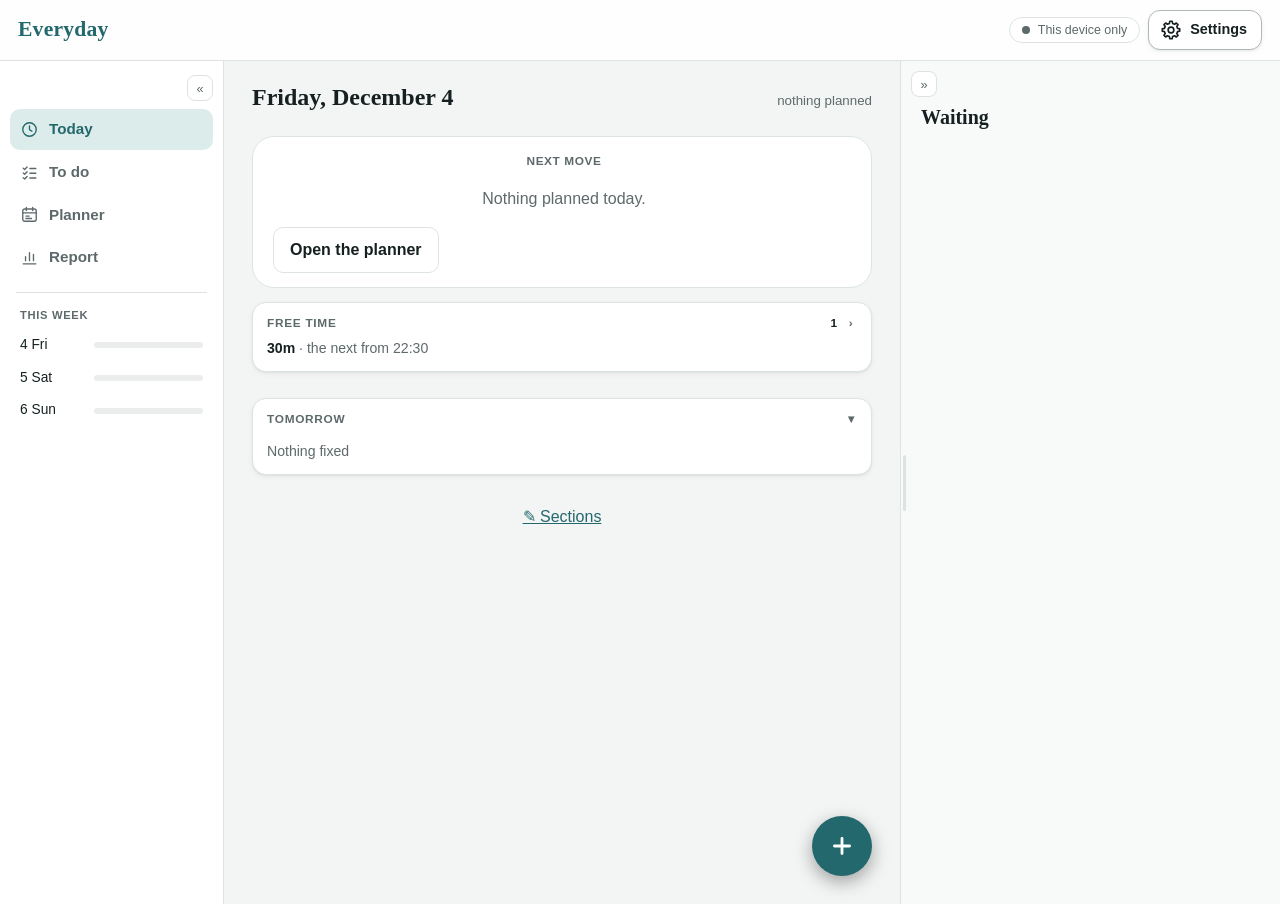
<file: index.html>
<!DOCTYPE html>
<html lang="en">
<head>
  <meta charset="utf-8">
  <meta name="viewport" content="width=device-width, initial-scale=1, viewport-fit=cover">
  <title>Everyday</title>
  <meta name="theme-color" content="#2f6b6f">
  <script>/* (v62) the theme before the first paint: the choice saved on this device, else the device's own */(function(){var c='auto';try{c=localStorage.getItem('everyday-theme')||'auto'}catch(e){}var d=c==='dark'||(c!=='light'&&matchMedia('(prefers-color-scheme: dark)').matches);document.documentElement.className=d?'dark':'light';})()</script>
  <meta name="mobile-web-app-capable" content="yes">
  <meta name="apple-mobile-web-app-capable" content="yes">
  <meta name="apple-mobile-web-app-title" content="Everyday">
  <link rel="manifest" href="manifest.webmanifest">
  <link rel="icon" href="icons/icon.svg" type="image/svg+xml">
  <link rel="apple-touch-icon" href="icons/apple-touch-icon.png">
  <link rel="stylesheet" href="css/shoplist.css">
  <link rel="stylesheet" href="css/style.css">
</head>
<body>
  <header class="top">
    <h1 id="app-title">Everyday</h1>
    <button id="sync" class="sync local" type="button"><span class="dot"></span><span id="sync-label"></span></button>
    <a id="gear" class="gear" href="#/settings" aria-label="Settings"><svg viewBox="0 0 24 24" aria-hidden="true"><path d="M10.27 4.80 L10.72 2.49 L13.28 2.49 L13.73 4.80 L15.87 5.69 L17.82 4.37 L19.63 6.18 L18.31 8.13 L19.20 10.27 L21.51 10.72 L21.51 13.28 L19.20 13.73 L18.31 15.87 L19.63 17.82 L17.82 19.63 L15.87 18.31 L13.73 19.20 L13.28 21.51 L10.72 21.51 L10.27 19.20 L8.13 18.31 L6.18 19.63 L4.37 17.82 L5.69 15.87 L4.80 13.73 L2.49 13.28 L2.49 10.72 L4.80 10.27 L5.69 8.13 L4.37 6.18 L6.18 4.37 L8.13 5.69 Z"/><circle cx="12" cy="12" r="3.1"/></svg><span class="gear-label" id="gear-label"></span></a>
  </header>

  <main id="view"></main>

  <nav class="tabs">
    <a href="#/today" data-tab="today"><span class="ico" aria-hidden="true">
      <svg viewBox="0 0 24 24"><circle cx="12" cy="12" r="8.5"/><path d="M12 7.5v4.8l3 1.8"/></svg></span><span class="label"></span></a>
    <a href="#/events" data-tab="events"><span class="ico" aria-hidden="true">
      <svg viewBox="0 0 24 24"><rect x="3.5" y="5" width="17" height="15.5" rx="2.5"/><path d="M3.5 10h17M8 3v4M16 3v4"/><path d="m9.2 15.5 2 2 3.8-4"/></svg></span><span class="label"></span></a>
    <a href="#/tasks" data-tab="tasks"><span class="ico" aria-hidden="true">
      <svg viewBox="0 0 24 24"><path d="m4 6.5 1.8 1.8L9 5M4 12.5l1.8 1.8L9 11M4 18.5l1.8 1.8L9 17M12.5 7h7.5M12.5 13h7.5M12.5 19h7.5"/></svg><span class="count" id="shop-count" hidden></span></span><span class="label"></span></a>
    <a href="#/plan" data-tab="plan"><span class="ico" aria-hidden="true">
      <svg viewBox="0 0 24 24"><rect x="3.5" y="5" width="17" height="15.5" rx="2.5"/><path d="M3.5 10h17M8 3v4M16 3v4M7.5 14h4M7.5 17h7"/></svg><span class="count plan-count" id="plan-count" hidden></span></span><span class="label"></span></a>
    <a href="#/report" data-tab="report"><span class="ico" aria-hidden="true">
      <svg viewBox="0 0 24 24"><path d="M4 20h16M7 16v-5M12 16V6M17 16v-8"/></svg></span><span class="label"></span></a>
  </nav>

  <dialog id="modal"></dialog>
  <div id="toast" role="status" aria-live="polite"></div>
  <button id="fab" type="button" hidden><svg viewBox="0 0 24 24" aria-hidden="true"><path d="M12 5v14M5 12h14"/></svg></button>

  <script type="module" src="js/app.js"></script>
</body>
</html>
</file>
<file: css/shoplist.css>
/* The shopping list's shared styles (v2), for the markup of js/shoplist-ui.js. Shared by Ricette and Everyday:
   copy unchanged; each app sets its colours through these variables (defaults in brackets):
   --bg --surface --ink --muted --line --accent --accent-ink --accent-soft --warn --danger --radius (14px). */

.sl-list { display: flex; flex-direction: column; gap: 4px; }
.sl-group { margin: 0 0 10px; }
.sl-ghead { display: flex; align-items: center; gap: 8px; margin: 10px 0 2px; font-size: .95rem; font-weight: 700; }
.sl-glabel { flex: 1; min-width: 0; }
.sl-ghead .sl-count { color: var(--muted); font-weight: 400; }
.sl-link { border: 0; background: transparent; color: var(--accent); font: inherit; font-size: .85rem; font-weight: 600; padding: 6px 4px; cursor: pointer; }
.sl-rows { list-style: none; margin: 0; padding: 0; }
.sl-row { display: flex; align-items: center; gap: 12px; min-height: 52px; border-bottom: 1px solid var(--line); }
.sl-row:last-child { border-bottom: 0; }
.sl-check { width: 22px; height: 22px; margin: 0; flex: none; accent-color: var(--accent); }
.sl-main { flex: 1; min-width: 0; border: 0; background: transparent; color: var(--ink); text-align: left; padding: 8px 0; font: inherit; cursor: pointer; display: flex; flex-wrap: wrap; align-items: baseline; column-gap: 6px; }
.sl-name { font-size: 1rem; }
.sl-meta { flex-basis: 100%; font-size: .8rem; color: var(--muted); overflow: hidden; text-overflow: ellipsis; white-space: nowrap; }
.sl-badge { font-size: .72rem; padding: 1px 8px; border-radius: 999px; background: var(--accent-soft); color: var(--warn, var(--accent)); }
.sl-row.checked .sl-name { text-decoration: line-through; color: var(--muted); }
.sl-row.selecting.on { background: var(--accent-soft); border-radius: 10px; }
.sl-handle { width: 32px; height: 40px; flex: none; border: 0; background: transparent; color: var(--muted); padding: 0; cursor: grab; touch-action: none; display: grid; place-items: center; }
.sl-handle svg { width: 18px; height: 18px; fill: currentColor; }
.sl-ghead .sl-handle { margin-left: -6px; }

.sl-cartbar { position: sticky; bottom: calc(var(--nav-h, 0px) + env(safe-area-inset-bottom) + 8px); z-index: 4; display: flex; align-items: center; gap: 10px; margin: 12px 0 0; padding: 8px 8px 8px 14px; background: var(--surface); border: 1px solid var(--line); border-radius: var(--radius, 14px); box-shadow: 0 4px 14px rgba(0,0,0,.18); }
.sl-cartcount { flex: 1; text-align: left; border: 0; background: transparent; color: var(--ink); font: inherit; font-size: .95rem; padding: 8px 0; cursor: pointer; }
.sl-cartmain { min-height: 40px; border: 0; border-radius: 10px; background: var(--accent-soft); color: var(--accent); font: inherit; font-weight: 600; padding: 0 14px; cursor: pointer; }

.sl-sec { margin: 14px 0; }
.sl-sech { margin: 0 0 8px; font-size: .75rem; letter-spacing: .06em; text-transform: uppercase; color: var(--muted); }
.sl-sub { font-size: .85rem; color: var(--muted); margin: 6px 0; }
.sl-chips { display: flex; flex-wrap: wrap; gap: 8px; align-items: center; }
.sl-chip { min-height: 36px; border: 1px solid var(--line); background: transparent; color: var(--ink); border-radius: 999px; padding: 0 12px; font: inherit; font-size: .9rem; cursor: pointer; }
.sl-chip.on { background: var(--accent); border-color: var(--accent); color: var(--accent-ink); font-weight: 600; }
.sl-chip.dashed { border-style: dashed; color: var(--muted); }

.sl-sheet { display: flex; flex-direction: column; gap: 12px; padding: 4px 0; }
.sl-field { display: flex; flex-direction: column; gap: 6px; font-size: .85rem; color: var(--muted); margin: 0; }
.sl-field input, .sl-field select { min-height: 46px; font-size: 1rem; color: var(--ink); }
.sl-two { display: grid; grid-template-columns: repeat(2, minmax(0, 1fr)); gap: 10px; }
.sl-stepper { display: flex; align-items: center; border: 1px solid var(--line); border-radius: 12px; overflow: hidden; background: var(--bg); }
.sl-stepper input { flex: 1; min-width: 0; text-align: center; border: 0; background: transparent; margin: 0; }
.sl-stepper button { width: 44px; min-height: 46px; border: 0; background: transparent; color: var(--accent); font-size: 1.2rem; cursor: pointer; }
.sl-newshop { display: inline-flex; gap: 6px; align-items: center; }
.sl-newshop input { width: 9em; min-height: 36px; padding: 0 10px; margin: 0; }
.sl-hint { font-size: .8rem; color: var(--muted); margin: 0; }
.sl-actions { display: flex; align-items: center; gap: 8px; padding-top: 6px; border-top: 1px solid var(--line); }
.sl-gap { flex: 1; order: 1; }
.sl-actions .sl-danger { order: 0; }
.sl-actions .sl-cancel { order: 2; }
.sl-actions .sl-primary { order: 3; }
.sl-actions button { min-height: 46px; border-radius: 12px; font: inherit; font-weight: 600; padding: 0 16px; cursor: pointer; border: 1px solid var(--line); background: transparent; color: var(--ink); }
.sl-actions .sl-primary { background: var(--accent); border-color: var(--accent); color: var(--accent-ink); }
.sl-actions .sl-danger { border: 0; color: var(--danger); padding: 0 6px; }

.sl-menu { display: flex; flex-direction: column; gap: 8px; }
.sl-menuitem { min-height: 48px; text-align: left; border: 1px solid var(--line); background: var(--surface); color: var(--ink); border-radius: 12px; padding: 0 14px; font: inherit; font-weight: 600; cursor: pointer; }
.sl-menuitem.danger { color: var(--danger); }
</file>
<file: css/style.css>
:root {
  color-scheme: light;
  /* (v61) light theme "Pulito": cool neutral page, white cards with a soft shadow, white bars */
  --bg: #f3f5f5;
  --surface: #ffffff;
  --ink: #162021;
  --muted: #5d696a;
  --line: #dde3e3;
  --accent: #22686c;
  --accent-ink: #ffffff;
  --accent-soft: #dcecea;
  --green: #3f8f5a;
  --warn: #b5780c;
  --lift: 0 1px 2px rgba(15, 35, 36, .07), 0 2px 6px rgba(15, 35, 36, .04);
  --danger: #a8322a;
  --radius: 14px;
  --serif: "Iowan Old Style", "Palatino Linotype", Palatino, Georgia, serif;
  --sans: -apple-system, BlinkMacSystemFont, "Segoe UI", Roboto, "Helvetica Neue", Arial, sans-serif;
  --nav-h: 64px;
}

/* (v62) dark: the device's choice, or Settings → Aspetto (theme.js puts .dark or .light on <html>) */
:root.dark {
    color-scheme: dark;
    --bg: #151a1b; --surface: #1f2627; --ink: #e9eeec; --muted: #94a09f; --line: #313b3c;
    --accent: #6fb7b4; --accent-ink: #102021; --accent-soft: #23393a; --green: #7cc28f; --warn: #c98a12;
}

* { box-sizing: border-box; }
html { -webkit-text-size-adjust: 100%; }
body {
  margin: 0; background: var(--bg); color: var(--ink); font: 16px/1.5 var(--sans);
  padding-bottom: calc(var(--nav-h) + env(safe-area-inset-bottom) + 16px);
}
a { color: var(--accent); }
h1, h2 { font-family: var(--serif); font-weight: 600; line-height: 1.2; }
h1 { font-size: 1.7rem; margin: .4rem 0 .6rem; }
h2 { font-size: 1.2rem; margin: 1.6rem 0 .6rem; }

/* header */
.top {
  position: sticky; top: 0; z-index: 9; display: flex; align-items: center; justify-content: space-between;
  padding: calc(env(safe-area-inset-top) + 10px) 18px 10px; background: color-mix(in srgb, var(--bg) 92%, transparent);
  backdrop-filter: blur(8px); border-bottom: 1px solid var(--line);
}
.top h1 { margin: 0; font-size: 1.35rem; color: var(--accent); letter-spacing: .01em; margin-right: auto; }
.sync {
  display: inline-flex; align-items: center; gap: 8px; border: 1px solid var(--line); background: var(--surface);
  color: var(--muted); border-radius: 999px; padding: 5px 12px; font-size: .78rem; cursor: pointer; max-width: 60vw;
}
#sync-label { white-space: nowrap; overflow: hidden; text-overflow: ellipsis; }
.sync .dot { width: 8px; height: 8px; border-radius: 50%; background: var(--muted); flex: none; }
.sync.synced .dot { background: var(--green); }
.sync.pending .dot { background: var(--warn); }
.sync.syncing .dot { background: var(--accent); animation: pulse 1s infinite; }
.sync.error .dot { background: var(--danger); }
.sync.offline .dot { background: var(--muted); }
@keyframes pulse { 50% { opacity: .3; } }

main { max-width: 1040px; margin: 0 auto; padding: 14px 16px; }

/* bottom tabs */
.tabs {
  position: fixed; bottom: 0; left: 0; right: 0; z-index: 9; display: flex; justify-content: space-around;
  height: calc(var(--nav-h) + env(safe-area-inset-bottom)); padding-bottom: env(safe-area-inset-bottom);
  background: var(--surface); border-top: 1px solid var(--line);
}
.tabs a {
  flex: 1; display: flex; flex-direction: column; align-items: center; justify-content: center; gap: 2px;
  color: var(--muted); text-decoration: none; font-size: .72rem;
}
.tabs a.active { color: var(--accent); }
.tabs svg { width: 24px; height: 24px; fill: none; stroke: currentColor; stroke-width: 1.7; stroke-linecap: round; stroke-linejoin: round; }
@media (min-width: 1100px) {
  .tabs { top: 0; bottom: auto; left: 50%; right: auto; transform: translateX(-50%); height: 57px; background: transparent; border: 0; gap: 4px; padding: 0; }
  .sync { max-width: 260px; }
  .tabs a { flex-direction: row; gap: 6px; font-size: .9rem; padding: 0 12px; }
  .tabs svg { width: 18px; height: 18px; }
  body { padding-bottom: 32px; }
}

/* controls */
input, select, textarea {
  font: inherit; color: inherit; width: 100%; padding: 11px 13px; border-radius: 10px;
  border: 1px solid var(--line); background: var(--surface);
}
input:focus, select:focus, textarea:focus { outline: 2px solid color-mix(in srgb, var(--accent) 50%, transparent); border-color: var(--accent); }
textarea { resize: vertical; }
.btn {
  display: inline-flex; align-items: center; justify-content: center; gap: 6px; font: inherit; font-weight: 600;
  padding: 10px 16px; border-radius: 10px; border: 1px solid var(--line); background: var(--surface); color: var(--ink);
  text-decoration: none; cursor: pointer; white-space: nowrap;
}
.btn.primary { background: var(--accent); border-color: var(--accent); color: var(--accent-ink); }
.btn.danger { color: var(--danger); }
.btn.ghost { background: transparent; border-color: transparent; color: var(--muted); }
.btn.small { padding: 6px 10px; font-size: .85rem; }
.btn:active, .round:active { transform: scale(.97); }
.round {
  width: 38px; height: 38px; border-radius: 50%; border: 1px solid var(--line); background: var(--surface);
  font-size: 1.25rem; line-height: 1; color: var(--accent); cursor: pointer;
}
.icon { border: 0; background: none; color: var(--muted); font-size: 1.4rem; padding: 4px 10px; cursor: pointer; }
.row { display: flex; gap: 8px; margin: 12px 0; }
.row input { flex: 1; }
.button-row { display: flex; flex-wrap: wrap; gap: 8px; margin: 16px 0; }
.button-row.subtle { margin-top: 32px; padding-top: 16px; border-top: 1px solid var(--line); }
.hint { color: var(--muted); font-size: .88rem; }
.empty { color: var(--muted); text-align: center; padding: 32px 12px; }
.badge { display: inline-block; font-size: .72rem; padding: 1px 8px; border-radius: 999px; background: var(--accent-soft); color: var(--accent); vertical-align: middle; }
.badge.warn { background: color-mix(in srgb, var(--warn) 18%, transparent); color: var(--warn); }
small { color: var(--muted); }


/* lists */
.list { list-style: none; padding: 0; margin: 0 0 12px; background: var(--surface); border: 1px solid var(--line); border-radius: var(--radius); }
.list li { display: flex; align-items: center; justify-content: space-between; border-bottom: 1px solid var(--line); min-height: 52px; }
.list li:last-child { border-bottom: 0; }
.list label { flex: 1; display: flex; align-items: center; gap: 12px; padding: 10px 14px; cursor: pointer; }
.list input[type=checkbox] { width: 22px; height: 22px; flex: none; accent-color: var(--accent); }
.list .item-text small { display: block; font-size: .78rem; }
.list.done .item-text { text-decoration: line-through; color: var(--muted); }
.list.done .q { color: var(--muted); }

.list li.pad, .list .pad { padding: 12px 14px; }
.list li > .btn { margin-right: 10px; }
.tasks li { justify-content: flex-start; padding-left: 14px; }
.tasks li > input[type=checkbox] { width: 22px; height: 22px; flex: none; accent-color: var(--accent); margin: 0; }
.task-main { flex: 1; text-align: left; border: 0; background: none; font: inherit; color: inherit; padding: 10px 14px; cursor: pointer; min-height: 52px; }
.task-main .item-text small, .list .item-text small { display: block; font-size: .8rem; color: var(--muted); }
.tasks.done .item-text { text-decoration: line-through; color: var(--muted); }
.prio { color: var(--danger); font-weight: 700; }
.late { color: var(--danger); }
.cat { display: inline-flex; align-items: center; gap: 5px; }
.cat::before { content: ""; width: 9px; height: 9px; border-radius: 50%; background: var(--c); }
h2 small { font-family: var(--sans); font-weight: 400; color: var(--muted); font-size: .85rem; }

/* day header */
.day-head { display: flex; align-items: center; gap: 10px; margin: 4px 0 8px; position: relative; }
.day-head .round { display: grid; place-items: center; text-decoration: none; flex: none; font-size: 1.5rem; }
.day-title { flex: 1; min-width: 0; border: 0; background: none; color: inherit; text-align: center; cursor: pointer; padding: 4px; font: inherit; }
.day-name { display: block; font: 600 1.35rem/1.2 var(--serif); }
.day-title small { display: block; font-size: .85rem; }
.day-actions { display: flex; gap: 8px; justify-content: center; flex-wrap: wrap; margin-bottom: 12px; }

/* planner layout: tasks beside the timeline on wide screens, above it on phones */
.plan-layout { display: grid; grid-template-columns: 1fr; gap: 14px; }
@media (min-width: 900px) {
  .plan-layout { grid-template-columns: 290px 1fr; align-items: start; }
  .to-plan { position: sticky; top: 76px; max-height: calc(100vh - 96px); overflow: auto; }
}
.to-plan { background: var(--surface); border: 1px solid var(--line); border-radius: var(--radius); padding: 4px 14px 10px; }
.to-plan h2 { margin: .8rem 0 .5rem; font-size: 1.05rem; }
.to-plan .hint { font-size: .8rem; margin: 8px 0 4px; }
.row.tight { margin: 6px 0 10px; gap: 6px; }
.row.tight input { padding: 8px 11px; }
.sub { font-size: .78rem; color: var(--muted); text-transform: uppercase; letter-spacing: .05em; margin: 10px 0 6px; }
.chips { display: flex; flex-wrap: wrap; gap: 6px; }
/* Phones: tasks wrap into a short list that scrolls up and down (no sideways scrolling). */
@media (max-width: 899px) {
  .chips { max-height: min(28vh, 220px); overflow-y: auto; padding: 2px 2px 4px; scrollbar-width: thin; touch-action: pan-y; }
  .chips .chip-title { max-width: 16em; overflow: hidden; text-overflow: ellipsis; white-space: nowrap; }
}
.plan-layout > * { min-width: 0; }
.chip {
  display: inline-flex; align-items: center; gap: 7px; max-width: 100%; flex: none; padding: 7px 11px; border-radius: 999px;
  border: 1px solid var(--line); background: var(--bg); color: var(--ink); font: inherit; font-size: .88rem; cursor: grab;
  touch-action: pan-x pan-y; user-select: none; -webkit-user-select: none; -webkit-touch-callout: none;
}
.chip-dot { width: 9px; height: 9px; border-radius: 50%; background: var(--c); flex: none; }
.chip-title { white-space: nowrap; overflow: hidden; text-overflow: ellipsis; max-width: 16em; }
.chip small { font-size: .75rem; }
.chip.lifted, .chip.dragging { box-shadow: 0 6px 18px rgba(0,0,0,.18); border-color: var(--c); }
.chip.dropping { opacity: .5; }

/* timeline */
.timeline {
  position: relative; margin-left: 52px; border-left: 1px solid var(--line); cursor: copy;
  background: repeating-linear-gradient(to bottom, transparent 0, transparent 35px, color-mix(in srgb, var(--line) 45%, transparent) 35px, color-mix(in srgb, var(--line) 45%, transparent) 36px, transparent 36px, transparent 72px);
  margin-bottom: 24px;
}
.hour { position: absolute; left: 0; right: 0; border-top: 1px solid var(--line); pointer-events: none; }
.hour span { position: absolute; left: -52px; top: -.62em; width: 44px; text-align: right; font-size: .75rem; color: var(--muted); font-variant-numeric: tabular-nums; }
.now { position: absolute; left: -6px; right: 0; border-top: 2px solid var(--danger); z-index: 3; pointer-events: none; }
.now::before { content: ""; position: absolute; left: 0; top: -6px; width: 10px; height: 10px; border-radius: 50%; background: var(--danger); }
.tl-empty { position: absolute; top: 36px; left: 16px; right: 16px; color: var(--muted); font-size: .9rem; pointer-events: none; }
.block {
  position: absolute; z-index: 2; display: flex; gap: 6px; align-items: flex-start; overflow: hidden; cursor: pointer;
  padding: 4px 8px 4px 6px; border-radius: 8px; border-left: 4px solid var(--c);
  background: color-mix(in srgb, var(--c) 16%, var(--surface)); color: var(--ink);
  box-shadow: 0 1px 2px rgba(0,0,0,.06); touch-action: pan-y; user-select: none; -webkit-user-select: none; -webkit-touch-callout: none;
}
.block.short { align-items: center; padding-top: 0; padding-bottom: 0; }
.block.short .blk-body { display: flex; gap: 8px; align-items: baseline; }
.block .blk-check { width: 18px; height: 18px; margin: 2px 0 0; flex: none; accent-color: var(--c); cursor: pointer; }
.block.short .blk-check { margin: 0; width: 15px; height: 15px; }
.blk-body { min-width: 0; flex: 1; line-height: 1.25; }
.blk-title { font-weight: 600; font-size: .9rem; white-space: nowrap; overflow: hidden; text-overflow: ellipsis; }
.blk-time { font-size: .74rem; color: var(--muted); font-variant-numeric: tabular-nums; white-space: nowrap; }
.block.done { background: color-mix(in srgb, var(--c) 7%, var(--surface)); }
.block.done .blk-title { text-decoration: line-through; color: var(--muted); }
.block .resize { position: absolute; left: 0; right: 0; bottom: 0; height: 9px; cursor: ns-resize; touch-action: none; }
.block .resize::after { content: ""; position: absolute; left: 50%; bottom: 3px; width: 22px; height: 3px; margin-left: -11px; border-radius: 2px; background: var(--c); opacity: 0; transition: opacity .15s; }
.block:hover .resize::after { opacity: .6; }
@media (hover: none) { .block .resize { height: 14px; } .block .resize::after { opacity: .45; } }
.block.lifted, .block.dragging { z-index: 6; box-shadow: 0 8px 24px rgba(0,0,0,.22); }
.block.ghost { left: 1px; right: 3px; z-index: 6; opacity: .85; pointer-events: none; border-style: dashed; border-left-style: solid; }
body.is-dragging { cursor: grabbing; user-select: none; -webkit-user-select: none; }

/* template weekday pills */
.days { display: flex; flex-wrap: wrap; gap: 6px; }
.day-pill { margin: 0 !important; }
.day-pill input { position: absolute; opacity: 0; width: 1px; height: 1px; }
.day-pill span { display: inline-block; min-width: 3.2em; text-align: center; padding: 6px 10px; border-radius: 999px; border: 1px solid var(--line); background: var(--surface); color: var(--ink); font-weight: 500; cursor: pointer; text-transform: capitalize; }
.spans .day-pill span { text-transform: none; } /* (v81) "Resto del mese", not "Resto Del Mese" */
.day-pill input:checked + span { background: var(--accent); border-color: var(--accent); color: var(--accent-ink); }
.day-pill input:focus-visible + span { outline: 2px solid var(--accent); outline-offset: 2px; }
.field-label { font-size: .9rem; font-weight: 600; color: var(--muted); margin: 12px 0 6px; }
.form .three { display: grid; grid-template-columns: minmax(0, 1.3fr) minmax(0, 1fr) minmax(0, 1fr); gap: 8px; }
.form .three input, .form .three select, .form .two input, .form .two select { min-width: 0; }
@media (max-width: 520px) { .form .three { grid-template-columns: minmax(0, 1fr) minmax(0, 1fr); } .form .three label:first-child { grid-column: 1 / -1; } }
.form .three label { margin: 6px 0; }
.form input[type=color] { padding: 4px; height: 44px; }

/* forms + dialog */
.form label { display: block; margin: 12px 0; font-size: .9rem; font-weight: 600; color: var(--muted); }
.form label input, .form label select, .form label textarea { margin-top: 5px; color: var(--ink); font-weight: 400; }
.form label small { display: block; font-weight: 400; margin-top: 4px; }
.form .two { display: grid; grid-template-columns: 1fr 1fr; gap: 10px; }
.form .two label { margin: 6px 0; }
label.check { display: flex; align-items: flex-start; gap: 10px; color: var(--ink); font-weight: 400; margin: 8px 0; }
label.check input { width: 20px; height: 20px; margin: 2px 0 0; flex: none; accent-color: var(--accent); }
label.check small { display: block; }
.plan { list-style: none; padding: 0; margin: 0; max-height: 50vh; overflow: auto; border-top: 1px solid var(--line); }
.plan li { border-bottom: 1px solid var(--line); }
.conn.good { color: var(--green); }
.conn.bad { color: var(--danger); }

dialog {
  width: min(520px, calc(100vw - 24px)); max-height: calc(100vh - 40px); border: 0; border-radius: 18px;
  padding: 6px 20px 10px; background: var(--bg); color: var(--ink); box-shadow: 0 20px 60px rgba(0,0,0,.25);
}
dialog::backdrop { background: rgba(15, 25, 25, .45); }
dialog h2 { margin-top: 1rem; }

#toast {
  position: fixed; left: 50%; bottom: calc(var(--nav-h) + env(safe-area-inset-bottom) + 14px); transform: translate(-50%, 20px);
  background: var(--ink); color: var(--bg); padding: 10px 16px; border-radius: 10px; font-size: .9rem;
  opacity: 0; pointer-events: none; transition: .25s; z-index: 20; max-width: calc(100vw - 32px);
}
#toast.show { opacity: 1; transform: translate(-50%, 0); }


/* keep the tick box clickable on short blocks */
.block .blk-check { position: relative; z-index: 1; }
.block.short .resize { height: 5px; }
.block.short .resize::after { display: none; }
@media (hover: none) { .block .resize::after { opacity: .3; } }

/* ---------- smart planning ---------- */
.smart-row { display: flex; flex-wrap: wrap; gap: 8px; margin: 12px 0 4px; }
.smart-row .btn { flex: 1; }
.notice {
  display: flex; flex-wrap: wrap; align-items: center; justify-content: space-between; gap: 8px; padding: 8px 12px; margin: 0 0 10px 52px;
  border-radius: 10px; background: var(--surface); border: 1px solid var(--line); font-size: .9rem;
}
.notice.warn { border-color: color-mix(in srgb, var(--danger) 35%, var(--line)); background: color-mix(in srgb, var(--danger) 6%, var(--surface)); display: block; }
.notice-head { border: 0; background: none; font: inherit; font-weight: 600; color: var(--danger); cursor: pointer; padding: 2px 0; width: 100%; text-align: left; display: flex; justify-content: space-between; }
.notice ul { list-style: none; margin: 6px 0 2px; padding: 0; }
.notice li { display: flex; align-items: center; gap: 8px; padding: 6px 0; border-top: 1px solid var(--line); }
.notice li span { flex: 1; }
.block.conflict { box-shadow: 0 0 0 2px color-mix(in srgb, var(--danger) 70%, transparent); }
.warn-ico { color: var(--danger); }
.mini-badge { display: inline-block; font-size: .7rem; font-weight: 600; padding: 0 6px; border-radius: 999px; background: color-mix(in srgb, var(--c) 22%, var(--surface)); color: var(--ink); vertical-align: 1px; }
.block.k-prep { border-left-style: dashed; background: color-mix(in srgb, var(--c) 9%, var(--surface)); }
.block.k-prep .blk-title { font-weight: 500; }
.block.ghost.suggestion { z-index: 1; border: 2px dashed var(--c); border-left-width: 4px; background: color-mix(in srgb, var(--c) 10%, transparent); opacity: 1; }
.sugg li { justify-content: flex-start; }
.sugg b { font-variant-numeric: tabular-nums; color: var(--accent); margin-right: 4px; }
.sugg li > .btn { flex: none; }
.to-plan .list { margin-top: 8px; }
.to-plan .list label { padding: 8px 10px; gap: 10px; }
.checklist li label { padding: 8px 14px; }
.checklist li.got .item-text { text-decoration: line-through; color: var(--muted); }
.prep-add { display: grid; grid-template-columns: minmax(0, 1fr) auto auto auto; gap: 6px; align-items: center; margin-bottom: 8px; }
.prep-add input, .prep-add select { padding: 8px 10px; min-width: 0; }
@media (max-width: 520px) { .prep-add { grid-template-columns: minmax(0, 1fr) minmax(0, 1fr); } .prep-add input { grid-column: 1 / -1; } .prep-add .btn { grid-column: 1 / -1; } }
.pill { border: 1px solid var(--line); background: var(--surface); color: var(--ink); border-radius: 999px; padding: 6px 12px; font: inherit; font-weight: 500; cursor: pointer; }
.pill.on { background: var(--accent); border-color: var(--accent); color: var(--accent-ink); }
.helper-dot { width: 22px; text-align: center; color: var(--muted); flex: none; }
.btn[disabled] { opacity: .45; cursor: default; }
@media (max-width: 899px) { .notice { margin-left: 0; } }

/* ---------- connections + calendar ---------- */
.conn-card { background: var(--surface); border: 1px solid var(--line); border-radius: var(--radius); padding: 12px 14px 4px; margin-bottom: 8px; }
.conn-main { display: flex; gap: 10px; align-items: flex-start; }
.conn-main small { display: block; color: var(--muted); font-size: .82rem; }
.ok-dot { width: 10px; height: 10px; border-radius: 50%; background: var(--green); flex: none; margin-top: 7px; }
.ok-dot.bad { background: var(--danger); }
.conn-card .button-row { margin: 10px 0; }
.steps { padding-left: 1.3em; color: var(--ink); font-size: .9rem; }
.steps li { margin-bottom: .5em; }
.block.event {
  cursor: pointer; border-left-width: 3px; background: repeating-linear-gradient(135deg, color-mix(in srgb, var(--c) 12%, var(--surface)) 0 8px, color-mix(in srgb, var(--c) 18%, var(--surface)) 8px 16px);
  padding-left: 8px;
}
.block.event.free { opacity: .6; border-left-style: dotted; }
.block.event .blk-time { white-space: nowrap; overflow: hidden; text-overflow: ellipsis; }
.allday { display: flex; flex-wrap: wrap; gap: 6px; margin: 0 0 10px 52px; }
.allday-chip { border: 0; border-left: 3px solid var(--c); background: color-mix(in srgb, var(--c) 15%, var(--surface)); color: var(--ink); border-radius: 6px; padding: 4px 10px; font: inherit; font-size: .85rem; cursor: pointer; }
@media (max-width: 899px) { .allday { margin-left: 0; } }

/* ---------- recipes ---------- */
body:not(.has-recipes) .tabs a[data-tab=recipes] { display: none; }
.pills { display: flex; flex-wrap: wrap; gap: 6px; margin-bottom: 4px; }
@media (max-width: 899px) { .pills { flex-wrap: nowrap; overflow-x: auto; padding-bottom: 4px; } .pills > * { flex: none; } }
.pills .pill { font-size: .86rem; padding: 5px 11px; white-space: nowrap; }
.rec-more { margin: 10px 0 0; align-items: center; }
.mini-select { width: auto; padding: 5px 10px; border-radius: 999px; font-size: .86rem; }
.linkish { border: 0; background: none; color: var(--accent); font: inherit; padding: 0; cursor: pointer; text-decoration: underline; }
.cards { display: grid; grid-template-columns: repeat(auto-fill, minmax(170px, 1fr)); gap: 12px; }
.card { display: flex; flex-direction: column; background: var(--surface); border: 1px solid var(--line); border-radius: var(--radius); overflow: hidden; color: inherit; text-align: left; padding: 0; font: inherit; cursor: pointer; }
.thumb { position: relative; aspect-ratio: 4/3; background: var(--accent-soft); display: grid; place-items: center; }
.thumb > span:not(.stock) { font: 600 2.2rem var(--serif); color: var(--accent); opacity: .5; }
.thumb img { position: absolute; inset: 0; z-index: 1; width: 100%; height: 100%; object-fit: cover; }
.stock { position: absolute; z-index: 2; right: 8px; top: 8px; font-size: .72rem; font-weight: 600; padding: 2px 8px; border-radius: 999px; background: var(--surface); }
.stock.ok { color: var(--green); }
.stock.miss { color: var(--warn); }
.card-body { padding: 9px 12px 12px; }
.card-title { font-weight: 600; line-height: 1.3; }
.card-meta { color: var(--muted); font-size: .8rem; margin-top: 2px; }
.card-tags { display: flex; flex-wrap: wrap; gap: 4px; margin-top: 6px; }
.card-tags span { font-size: .72rem; color: var(--accent); background: var(--accent-soft); border-radius: 999px; padding: 1px 7px; }
.rec-hero { margin: 14px 0 0; aspect-ratio: 16/9; border-radius: 12px; overflow: hidden; background: var(--accent-soft); }
.rec-hero img { width: 100%; height: 100%; object-fit: cover; }
.servings-row { display: flex; align-items: center; justify-content: center; gap: 16px; margin: 8px 0 12px; }
.ing li { display: flex; align-items: center; gap: 10px; padding: 8px 14px; min-height: 0; justify-content: flex-start; }
.ing .q { min-width: 5.5em; font-weight: 600; color: var(--accent); font-variant-numeric: tabular-nums; }
.ing .item-text { flex: 1; }
.ing .mark { font-weight: 700; }
.ing li.have .mark { color: var(--green); }
.ing li.need .mark { color: var(--warn); }
.ing li.ing-group { padding: 12px 14px 4px; font-size: .78rem; font-weight: 700; letter-spacing: .04em; text-transform: uppercase; color: var(--muted); border-bottom: 0; }
.steps-box { margin: 10px 0; }
.steps-box summary { cursor: pointer; font-weight: 600; color: var(--muted); }
.steps-box ol { padding-left: 1.3em; }
.steps-box li { margin-bottom: .6em; }
.back { display: inline-block; text-decoration: none; color: var(--muted); margin-bottom: 4px; }

/* ---------- view switcher ---------- */
.view-switch { display: flex; gap: 2px; padding: 3px; margin: 2px auto 8px; max-width: 420px; background: var(--surface); border: 1px solid var(--line); border-radius: 999px; }
.view-switch button { flex: 1; border: 0; background: none; color: var(--muted); font: inherit; font-size: .88rem; font-weight: 600; padding: 7px 8px; border-radius: 999px; cursor: pointer; }
.view-switch button.on { background: var(--accent); color: var(--accent-ink); }

/* outcomes */
.block.failed .blk-title { text-decoration: line-through; color: var(--muted); }
.mini-badge.bad { background: color-mix(in srgb, var(--danger) 20%, var(--surface)); color: var(--danger); }
.block.k-followup { border-left-style: dashed; }

/* ---------- week ---------- */
.week { --gut: 44px; }
.week-head, .week-allday { display: grid; grid-template-columns: var(--gut) repeat(7, minmax(0, 1fr)); gap: 2px; position: sticky; top: 57px; z-index: 4; background: var(--bg); }
.week-allday { position: static; margin-bottom: 4px; }
.week-allday .allday-chip { display: block; width: 100%; margin-bottom: 2px; font-size: .7rem; padding: 2px 4px; white-space: nowrap; overflow: hidden; text-overflow: ellipsis; text-align: left; }
.wk-day { border: 0; background: none; font: inherit; color: var(--muted); padding: 6px 0; cursor: pointer; display: flex; flex-direction: column; align-items: center; border-radius: 10px; }
.wk-day span { font-size: .72rem; text-transform: capitalize; }
.wk-day b { font-size: 1.05rem; color: var(--ink); }
.wk-day.today b { background: var(--accent); color: var(--accent-ink); border-radius: 999px; min-width: 1.9em; padding: 0 4px; }
.week-body { display: grid; grid-template-columns: var(--gut) repeat(7, minmax(0, 1fr)); gap: 2px; margin-bottom: 24px; }
.wk-hours { position: relative; }
.wk-hours span { position: absolute; right: 6px; transform: translateY(-.6em); font-size: .68rem; color: var(--muted); font-variant-numeric: tabular-nums; }
.timeline.wk-col { margin: 0; border-left: 1px solid var(--line); }
.timeline.wk-col.today { background-color: color-mix(in srgb, var(--accent) 4%, transparent); }
.wk-col .block { padding: 2px 4px; gap: 3px; border-left-width: 3px; border-radius: 5px; }
.wk-col .block .blk-check { display: none; }
.wk-col .blk-title { font-size: .72rem; white-space: normal; line-height: 1.15; overflow: hidden; }
.wk-col .blk-time { font-size: .62rem; }
.wk-col .block.short .blk-time { display: none; }
.wk-col .mini-badge { display: none; }
.wk-col .now::before { display: none; }
@media (min-width: 900px) { .week { --gut: 52px; } .wk-col .blk-title { font-size: .8rem; } }

/* ---------- month ---------- */
.m-head { display: grid; grid-template-columns: repeat(7, minmax(0, 1fr)); text-align: center; font-size: .75rem; color: var(--muted); text-transform: capitalize; margin-bottom: 4px; }
.m-grid { display: grid; grid-template-columns: repeat(7, minmax(0, 1fr)); gap: 3px; margin-bottom: 24px; }
.m-cell { min-height: 84px; display: flex; flex-direction: column; gap: 2px; align-items: stretch; text-align: left; padding: 4px; border: 1px solid var(--line); border-radius: 8px; background: var(--surface); color: var(--ink); font: inherit; cursor: pointer; overflow: hidden; }
.m-cell.other { opacity: .45; }
.m-cell.today { border-color: var(--accent); box-shadow: inset 0 0 0 1px var(--accent); }
.m-num { font-size: .8rem; font-weight: 700; }
.m-cell.today .m-num { color: var(--accent); }
.m-item { font-size: .66rem; line-height: 1.25; white-space: nowrap; overflow: hidden; text-overflow: ellipsis; border-left: 2px solid var(--c); padding-left: 3px; }
.m-item i { font-style: normal; color: var(--muted); }
.m-item.done { text-decoration: line-through; color: var(--muted); }
.m-more { font-size: .64rem; color: var(--muted); }
@media (min-width: 900px) { .m-cell { min-height: 110px; } .m-item { font-size: .75rem; } }

/* ---------- list (agenda) ---------- */
.linkish.plain { text-decoration: none; color: inherit; font: inherit; }
.notes { white-space: pre-wrap; margin: 6px 0; }

/* ---------- rules ---------- */
.rule { border: 1px solid var(--line); border-radius: 12px; padding: 8px 10px; margin: 8px 0; background: var(--surface); }
.rule-line { display: flex; align-items: center; gap: 6px; margin: 4px 0; flex-wrap: wrap; }
.rule-line > span { font-size: .85rem; font-weight: 600; color: var(--muted); }
.rule-line select, .rule-line input { width: auto; flex: 1; min-width: 0; padding: 7px 9px; }
.rule-line .icon { margin-left: auto; font-size: 1rem; }
.rule.is-groceries .rt-task { display: none; }

/* ---------- meal dialog + recipe picker ---------- */
.meal-types { margin: 4px 0 8px; }
.meal-recipes { list-style: none; padding: 0; margin: 6px 0 8px; display: flex; flex-direction: column; gap: 8px; }
.meal-recipes li { display: flex; align-items: center; gap: 12px; background: var(--surface); border: 1px solid var(--line); border-radius: 14px; padding: 6px 6px 6px 6px; }
.mr-photo { width: 56px; height: 56px; border-radius: 10px; object-fit: cover; flex: none; }
.mr-photo.ph { display: grid; place-items: center; background: var(--accent-soft); color: var(--accent); font: 600 1.4rem var(--serif); }
.mr-text { flex: 1; min-width: 0; font-weight: 600; }
.mr-text small { display: block; font-weight: 400; color: var(--muted); }
.add-recipe { width: 100%; border-style: dashed; color: var(--accent); }

dialog.sheet { width: min(860px, 100vw); max-width: 100vw; height: min(94vh, 980px); max-height: 100vh; padding: 0; border-radius: 22px; }
@media (max-width: 600px) { dialog.sheet { width: 100vw; height: 100dvh; max-height: 100dvh; border-radius: 0; margin: 0; } }
dialog.sheet form { height: 100%; overflow: auto; padding: 0 16px 0; display: flex; flex-direction: column; }
dialog.sheet form > * { flex: none; }
.pk-head { position: sticky; top: 0; z-index: 3; display: flex; align-items: center; gap: 8px; padding: 10px 0 8px; background: var(--bg); }
.pk-head h2 { margin: 0; flex: 1; font-size: 1.25rem; white-space: nowrap; overflow: hidden; text-overflow: ellipsis; }
.pk-head .icon { font-size: 1.7rem; padding: 0 8px 0 0; color: var(--accent); }
.pk-count { font-size: .85rem; color: var(--muted); }
#pk-q { margin: 2px 0 10px; border-radius: 999px; padding: 11px 16px; }
dialog.sheet .pills { margin-bottom: 8px; }
.pk-grid { display: grid; grid-template-columns: repeat(auto-fill, minmax(160px, 1fr)); gap: 12px; padding: 4px 0 16px; flex: 1 0 auto; align-content: start; }
@media (max-width: 600px) { .pk-grid { grid-template-columns: 1fr 1fr; gap: 10px; } }
.pk-card { position: relative; }
.pk-group { grid-column: 1 / -1; margin: 6px 2px -2px; font-size: .8rem; font-weight: 700; letter-spacing: .04em; text-transform: uppercase; color: var(--muted); }
.pk-group small { font-weight: 500; }
.pk-pick { display: flex; flex-direction: column; width: 100%; height: 100%; padding: 0; border: 2px solid var(--line); border-radius: 16px; overflow: hidden; background: var(--surface); color: inherit; font: inherit; text-align: left; cursor: pointer; transition: border-color .15s, transform .15s; }
.pk-card.on .pk-pick { border-color: var(--accent); box-shadow: 0 6px 18px color-mix(in srgb, var(--accent) 22%, transparent); }
.pk-pick:active { transform: scale(.98); }
.pk-photo { position: relative; display: grid; place-items: center; aspect-ratio: 4 / 3; background: linear-gradient(135deg, var(--accent-soft), color-mix(in srgb, var(--accent-soft) 60%, var(--surface))); }
.pk-photo img { position: absolute; inset: 0; width: 100%; height: 100%; object-fit: cover; z-index: 1; }
.pk-letter { font: 600 2.4rem var(--serif); color: var(--accent); opacity: .45; }
.pk-photo .stock { left: 8px; right: auto; top: auto; bottom: 8px; }
.pk-tick { position: absolute; z-index: 2; top: 8px; right: 8px; width: 28px; height: 28px; border-radius: 50%; display: grid; place-items: center; font-weight: 700; font-size: .85rem; border: 2px solid rgba(255,255,255,.9); background: rgba(0,0,0,.25); color: #fff; }
.pk-card.on .pk-tick { background: var(--accent); border-color: var(--accent); color: var(--accent-ink); }
.pk-body { padding: 8px 10px 10px; display: flex; flex-direction: column; gap: 2px; }
.pk-body b { line-height: 1.25; font-size: .95rem; }
.pk-body small { color: var(--muted); font-size: .78rem; }
.pk-info { position: absolute; z-index: 3; top: 8px; left: 8px; width: 28px; height: 28px; border-radius: 50%; border: 0; background: rgba(255,255,255,.92); color: #234; font: italic 700 .95rem Georgia, serif; cursor: pointer; box-shadow: 0 1px 4px rgba(0,0,0,.2); }
.pk-foot { position: sticky; bottom: 0; z-index: 3; display: flex; gap: 8px; padding: 10px 0 calc(10px + env(safe-area-inset-bottom)); margin-top: auto; background: linear-gradient(to top, var(--bg) 75%, transparent); }
.pk-foot .btn { flex: 1; padding: 13px; }
dialog.sheet .rec-hero { margin-top: 4px; }
.glance .day-pill span { min-width: 0; }

@media (max-width: 600px) { .m-item i { display: none; } .m-cell { min-height: 70px; padding: 3px; } }
.rt-task input { flex-basis: 100%; }
.glance .day-pill span { text-transform: none; }
.rule-title.hide { display: none; }
.outcome-choice { display: grid; grid-template-columns: 1fr 1fr; gap: 10px; margin: 16px 0 4px; }
.outcome-choice .btn { padding: 16px 10px; font-size: 1.05rem; }

/* ---------- shopping list (same handling as Ricette) ---------- */
.seg { display: flex; gap: 0; margin: 4px 0 12px; padding: 3px; border: 1px solid var(--line); border-radius: 12px; background: var(--surface); }
.seg > button { flex: 1; border: 0; background: none; color: var(--muted); font: inherit; font-size: .88rem; font-weight: 600; padding: 8px 6px; border-radius: 9px; cursor: pointer; }
.seg > button.on { background: var(--accent); color: var(--accent-ink); }
.dept-h { display: flex; align-items: center; gap: 6px; font: 600 1rem var(--sans); margin: 14px 0 6px; }
.dept-h span { flex: 1; min-width: 0; overflow: hidden; text-overflow: ellipsis; white-space: nowrap; }
.dept-h small { color: var(--muted); font-weight: 400; }
.grp .dept-h .drag-handle { width: 28px; margin-left: -6px; height: 32px; }
.list.shop li { justify-content: flex-start; gap: 4px; padding-right: 4px; }
.list.shop li > input[type=checkbox] { width: 22px; height: 22px; flex: none; accent-color: var(--accent); margin: 0 4px 0 10px; }
.list.shop li .drag-handle + input[type=checkbox] { margin-left: 0; }
.shop-main { flex: 1; min-width: 0; text-align: left; border: 0; background: none; font: inherit; color: inherit; padding: 12px 6px; cursor: pointer; }
.shop-main .q { font-weight: 600; color: var(--accent); font-variant-numeric: tabular-nums; }
.shop-main small { color: var(--muted); font-size: .8rem; }
.shop-main small.inline { font-size: .85rem; }
.list.shop.done .item-text { text-decoration: line-through; color: var(--muted); }
.list.shop.done .q { color: var(--muted); }
.drag-handle { flex: none; align-self: stretch; display: grid; place-items: center; width: 34px; border: 0; background: none; color: var(--muted); cursor: grab; touch-action: none; padding: 0; -webkit-user-select: none; user-select: none; }
.drag-handle svg { width: 18px; height: 18px; fill: currentColor; }
.list li.dragging, .grp.dragging { position: relative; z-index: 5; background: var(--surface); box-shadow: 0 8px 24px rgba(0,0,0,.18); border-radius: 10px; }
body.is-sorting, body.is-sorting * { cursor: grabbing !important; -webkit-user-select: none; user-select: none; }
.tabs .ico { position: relative; }
.tabs .count { position: absolute; top: -6px; right: -12px; min-width: 18px; height: 18px; padding: 0 5px; border-radius: 999px; background: var(--accent); color: var(--accent-ink); font-size: .68rem; font-weight: 700; line-height: 18px; text-align: center; }
.tabs .count[hidden] { display: none; }
.update-bar { position: fixed; z-index: 30; left: 50%; transform: translateX(-50%); bottom: calc(var(--nav-h) + env(safe-area-inset-bottom) + 12px); display: flex; align-items: center; gap: 12px; padding: 8px 8px 8px 16px; border-radius: 14px; background: var(--ink); color: var(--bg); font-size: .9rem; box-shadow: 0 8px 24px rgba(0,0,0,.25); max-width: calc(100vw - 24px); }
@media (min-width: 1100px) { .update-bar { bottom: 20px; } }
/* Long dialogs: Save / Cancel stay in view at the bottom. */
dialog > form.form > .button-row:last-child { position: sticky; bottom: -10px; margin-bottom: -10px; padding: 12px 0 14px; background: var(--bg); border-top: 1px solid var(--line); z-index: 2; }

/* ---------- steps ---------- */
.steps-edit { list-style: none; margin: 6px 0 8px; padding: 0; display: grid; gap: 6px; }
.step-row { display: grid; grid-template-columns: 22px 1fr 92px 30px 30px; gap: 6px; align-items: center; }
.step-row .step-n { font-size: .8rem; color: var(--muted); text-align: center; font-variant-numeric: tabular-nums; }
.step-row .step-n.done { color: var(--green); font-weight: 700; }
.step-row input, .step-row select { margin: 0; }
.icon-sp { width: 30px; }
.form .static { display: block; margin-top: 5px; padding: 10px 0; color: var(--ink); font-weight: 400; }
.rule-subj { font-weight: 600; color: var(--ink); }
.prio.low { color: var(--muted); }
/* On the timeline: title on the left, steps on the right at their own times. */
.block.with-steps .blk-body { flex: 0 0 40%; max-width: 40%; }
.blk-steps { position: absolute; top: 0; bottom: 0; left: calc(40% + 30px); right: 4px; }
.blk-step { position: absolute; left: 0; right: 0; display: flex; align-items: flex-start; gap: 5px; padding: 2px 4px 0 6px; overflow: hidden;
  border-top: 1px dashed color-mix(in srgb, var(--c) 45%, transparent); font-size: .74rem; line-height: 1.2; border-left: 1px solid color-mix(in srgb, var(--c) 30%, transparent); }
.blk-step.first { border-top: 0; }
.blk-step input { width: 13px; height: 13px; margin: 1px 0 0; flex: none; accent-color: var(--c); }
.blk-step .st-title { flex: 1; min-width: 0; white-space: nowrap; overflow: hidden; text-overflow: ellipsis; font-weight: 500; }
.blk-step .st-time { color: var(--muted); font-variant-numeric: tabular-nums; }
.blk-step.done .st-title { text-decoration: line-through; color: var(--muted); }
.blk-step.failed .st-title { color: var(--danger); text-decoration: line-through; }
/* In the list: steps under their task. */
.steps-dlg li { display: flex; align-items: center; gap: 6px; }
.steps-dlg li label { flex: 1; }
.steps-dlg li.failed .item-text { color: var(--danger); }
.steps-toggle[aria-pressed="true"] { background: color-mix(in srgb, var(--accent) 14%, transparent); }
.saved-pick .task-main { width: 100%; text-align: left; }
/* Rule cards: each choice gets room. "When [subject] [event]" wraps; the task picker takes a full row. */
.rule-line select, .rule-line input { min-width: 8.5em; flex: 1 1 8.5em; }
.rule-line.rt-task select[name^=rk_], .rule-line.rt-task .rule-title { flex: 1 1 100%; }
.rule-line.rt-task select[name^=rm_] { flex: 0 1 6.5em; min-width: 5.5em; }
.rule-line.rt-task .btn { flex: none; }
.rule-line .rule-subj { padding: 0 4px; }
.blk-step.tight { padding-top: 0; align-items: center; font-size: .66rem; }
.blk-step.tight input { width: 10px; height: 10px; margin: 0; }

/* Collapsible sections in the Tasks tab (Saved tasks, Preparations) */
.fold-sec { margin-top: 18px; border-top: 1px solid var(--line); padding-top: 6px; }
.fold { display: flex; align-items: center; gap: 8px; width: 100%; padding: 10px 2px; border: 0; background: none; color: var(--ink); font: inherit; font-weight: 700; font-size: 1.05rem; cursor: pointer; text-align: left; }
.fold small { color: var(--muted); font-weight: 500; }
.fold .fold-ico { display: inline-block; transition: transform .15s; color: var(--muted); }
.fold[aria-expanded="true"] .fold-ico { transform: rotate(90deg); }
.list.saved .task-main { width: 100%; text-align: left; }

/* Editor: each step is a card with its own rules */
.steps-edit { gap: 10px; }
.step-card { border: 1px solid var(--line); border-radius: 12px; padding: 8px; background: color-mix(in srgb, var(--surface) 60%, transparent); }
.step-card .rule { margin: 6px 0 0 28px; background: var(--bg); }
.step-sub { display: flex; align-items: center; gap: 8px; margin: 6px 0 0 28px; font-size: .85rem; color: var(--muted); }
.step-sub select { width: auto; margin: 0; padding: 6px 8px; }
.step-rule-add { margin: 6px 0 0 24px; }
.anchor-hint { margin-top: 4px; }
/* Meal dialog: steps with their times and lengths */
.meal-steps { list-style: none; margin: 6px 0; padding: 0; display: grid; gap: 6px; }
.meal-steps li { display: grid; grid-template-columns: auto 3.2em 1fr 7.5em; gap: 8px; align-items: center; }
.meal-steps li:not(:has(input)) { grid-template-columns: 3.2em 1fr 7.5em; }
.meal-steps input[type=checkbox] { width: 18px; height: 18px; margin: 0; accent-color: var(--accent); }
.meal-steps .ms-time { font-variant-numeric: tabular-nums; color: var(--muted); font-size: .85rem; }
.meal-steps .ms-title { min-width: 0; line-height: 1.2; }
.meal-steps .ms-title small { display: block; color: var(--muted); font-size: .76rem; }
.meal-steps select { margin: 0; padding: 6px 8px; }
.meal-steps li.done .ms-title { text-decoration: line-through; color: var(--muted); }
/* Step cards fit a phone: compact grid, nested rules marked by a left line instead of an indent. */
.step-card { min-width: 0; }
.step-card .step-row { grid-template-columns: 18px minmax(0, 1fr) 108px 26px 26px; gap: 5px; }
.step-card .step-row input, .step-card .step-row select { width: 100%; min-width: 0; padding-left: 8px; padding-right: 4px; }
.step-card .icon { width: 26px; padding: 0; }
.step-card .rule { margin: 8px 0 0; border-left: 3px solid var(--accent); }
.step-card .rule-line select, .step-card .rule-line input { min-width: 0; }
.step-sub, .step-rule-add { margin-left: 22px; }

/* ---------- assign: tray, load bars, previews ---------- */
.tray { position: sticky; bottom: calc(var(--nav-h) + env(safe-area-inset-bottom) + 8px); z-index: 8; margin: 16px 0 0; padding: 10px 12px 12px;
  border: 1px solid var(--line); border-radius: 16px; background: var(--bg); box-shadow: 0 -6px 24px rgba(0,0,0,.18); }
@media (min-width: 1100px) { .tray { bottom: 16px; } }
.tray-head { display: flex; align-items: center; gap: 8px; flex-wrap: wrap; }
.tray-head b { font-size: 1rem; }
.tray-head small { color: var(--muted); flex: 1; min-width: 8em; }
.tray-head .icon { font-size: 1.05rem; }
.tray-chips { display: flex; flex-wrap: wrap; gap: 6px; margin: 8px 0 4px; max-height: 26vh; overflow-y: auto; padding: 2px; }
.tchip { display: inline-flex; align-items: center; gap: 6px; max-width: 100%; padding: 6px 10px; border-radius: 999px; border: 1px solid var(--line);
  background: var(--surface); color: var(--ink); font: inherit; font-size: .88rem; cursor: grab; touch-action: pan-y; user-select: none; -webkit-user-select: none; -webkit-touch-callout: none; }
.tchip .chip-title { white-space: nowrap; overflow: hidden; text-overflow: ellipsis; max-width: 14em; }
.tchip small { color: var(--muted); white-space: nowrap; }
.tchip.on { border-color: var(--c); background: color-mix(in srgb, var(--c) 18%, var(--surface)); }
.tchip-ok { color: var(--c); font-weight: 700; }
.tchip.lifted { box-shadow: 0 6px 18px rgba(0,0,0,.25); transform: scale(1.04); }
.tray-hint { margin: 4px 0 8px; font-size: .8rem; }
.tray-actions { display: flex; gap: 8px; flex-wrap: wrap; align-items: center; }
.tray-actions .btn.primary { flex: 1; }
.tray-opts { display: grid; gap: 4px; margin: 8px 0; padding: 8px 10px; border-radius: 12px; background: var(--surface); }
.tray-opts label { margin: 0; font-size: .85rem; }
.tray-opts select { width: auto; margin-left: 8px; display: inline-block; }
.tdrag-float { position: fixed; left: 0; top: 0; z-index: 50; pointer-events: none; padding: 6px 12px; border-radius: 999px; background: var(--ink); color: var(--bg);
  font-size: .85rem; font-weight: 600; white-space: nowrap; box-shadow: 0 8px 20px rgba(0,0,0,.25); }
body.is-dragging, body.is-dragging * { cursor: grabbing !important; }
.drop-on { outline: 2px solid var(--accent) !important; outline-offset: -2px; background: color-mix(in srgb, var(--accent) 10%, transparent) !important; }
.in-range { background: color-mix(in srgb, var(--accent) 9%, transparent); }
.wk-day.in-range, .m-cell.in-range { box-shadow: inset 0 -3px 0 var(--accent); }

.load { display: flex; align-items: center; gap: 6px; width: 100%; margin-top: 4px; }
.load small { font-size: .7rem; color: var(--muted); white-space: nowrap; font-variant-numeric: tabular-nums; }
.ld-track { position: relative; flex: 1; height: 6px; min-width: 18px; border-radius: 3px; background: color-mix(in srgb, var(--muted) 22%, transparent); overflow: hidden; }
.ld-track i { position: absolute; top: 0; bottom: 0; left: 0; display: block; }
.ld-now { background: var(--green); }
.ld-add { background: repeating-linear-gradient(45deg, var(--accent) 0 3px, color-mix(in srgb, var(--accent) 45%, transparent) 3px 6px); }
.load.full .ld-now { background: var(--danger); }
.load.over .ld-add { background: repeating-linear-gradient(45deg, var(--danger) 0 3px, color-mix(in srgb, var(--danger) 45%, transparent) 3px 6px); }
.load.over small { color: var(--danger); }
.wk-day .load { flex-direction: column; gap: 2px; margin-top: 3px; }
.wk-day .load .ld-track { width: 100%; flex: none; }
.m-cell .load { margin: 2px 0; }
.day-head .load { position: absolute; left: 25%; right: 25%; bottom: -8px; }
.day-head { position: relative; }
.block.ghost.assign { pointer-events: auto; cursor: pointer; border: 1.5px dashed var(--c); border-left: 4px solid var(--c); background: color-mix(in srgb, var(--c) 9%, var(--bg)); opacity: .95; }
.ghost-x { font-size: .75rem; color: var(--muted); margin-left: 4px; }
.m-item.ghost { border: 1px dashed var(--accent); border-radius: 4px; background: none; color: var(--ink); opacity: .85; }
.day-actions .btn.on { background: color-mix(in srgb, var(--accent) 16%, transparent); border-color: var(--accent); }
#app-title { cursor: pointer; }
.fold-sec.first { border-top: 0; margin-top: 8px; }
.grp-sec { margin-top: 8px; }
.grp-sec .fold { font-size: 1rem; }
.tray-actions .btn.spread { flex: 1 1 100%; }
/* Compact tray: one header line, one swipeable row of tasks, one row of actions. */
.tray { padding: 8px 10px 10px; }
.tray-head { flex-wrap: nowrap; gap: 6px; }
.tray-head b { font-size: .95rem; white-space: nowrap; }
.tray-head small { min-width: 0; overflow: hidden; text-overflow: ellipsis; white-space: nowrap; }
.tray-head .linkish { font-size: .82rem; white-space: nowrap; color: var(--accent); background: none; border: 0; padding: 4px; cursor: pointer; font-weight: 600; }
.tray-chips { flex-wrap: nowrap; overflow-x: auto; overflow-y: hidden; max-height: none; margin: 6px -10px 2px; padding: 2px 10px 6px; scrollbar-width: thin; }
.tchip { flex: none; touch-action: pan-x; }
.tray-hint { margin: 2px 0 6px; font-size: .76rem; line-height: 1.3; }
.tray-actions { flex-wrap: nowrap; }
.tray-actions .btn.spread { flex: 1 1 auto; min-width: 0; overflow: hidden; text-overflow: ellipsis; white-space: nowrap; }
.tray-actions .btn.spread.small { flex: 0 1 auto; }
.tray-actions .btn.primary:not(.spread) { flex: 1 0 auto; }
body.has-tray #toast { bottom: auto; top: calc(env(safe-area-inset-top) + 72px); }
.load small { text-transform: none; letter-spacing: 0; }

/* Length: a number and a unit */
.dur-field { display: flex; gap: 4px; align-items: stretch; margin-top: 5px; min-width: 0; }
.dur-field input { flex: 1 1 3.5em; min-width: 3em; margin: 0 !important; }
.dur-field select { flex: 0 0 auto; width: auto; margin: 0 !important; padding-left: 8px; padding-right: 22px; }
.step-row .dur-field, .rule-line .dur-field, .meal-steps .dur-field { margin-top: 0; }
.step-card .step-row { grid-template-columns: 18px minmax(0, 1fr) minmax(0, 8.2em) 26px 26px 26px; }
.rule-line .dur-field { flex: 0 1 9em; }
.meal-steps li { grid-template-columns: auto 3.2em minmax(0, 1fr) 8.4em; }
.meal-steps li:not(:has(input[type=checkbox])) { grid-template-columns: 3.2em minmax(0, 1fr) 8.4em; }

/* Task editor: collapsible sections */
.ed-sec { border-top: 1px solid var(--line); margin: 0; }
.ed-sec > summary { list-style: none; display: flex; align-items: baseline; gap: 8px; padding: 12px 2px; cursor: pointer; font-weight: 600; color: var(--ink); }
.ed-sec > summary::-webkit-details-marker { display: none; }
.ed-sec > summary::before { content: "▸"; color: var(--muted); transition: transform .15s; display: inline-block; }
.ed-sec[open] > summary::before { transform: rotate(90deg); }
.ed-sec > summary small { color: var(--muted); font-weight: 400; overflow: hidden; text-overflow: ellipsis; white-space: nowrap; min-width: 0; flex: 1; text-align: right; }
.ed-sec .sec-b { padding: 0 0 10px; }
.ed-sec .sec-b > label:first-child, .ed-sec .sec-b > .two:first-child { margin-top: 0; }
.anchor-btn { opacity: .35; }
.anchor-btn.on { opacity: 1; color: var(--accent); }
.step-card.anchor { border-color: var(--accent); }
.step-card .step-sub.check { margin: 6px 0 0 22px; font-size: .85rem; }
.btn.edit-task { margin: 6px 0 2px; }
.place-link { color: var(--accent); text-decoration: none; font-weight: 600; }
/* Step card: name and buttons on the first line, the length below it. */
.step-card .step-row { grid-template-columns: 18px minmax(0, 1fr) 26px 26px 26px; row-gap: 6px; }
.step-card .step-row > .dur-field { grid-column: 2 / -1; grid-row: 2; justify-self: start; width: 12em; max-width: 100%; }
.step-card .step-row > .dur-field input { width: 5em; flex: 0 0 5em; }

/* Plan header: view (+ steps toggle), date, then planning tools and "+ Add" */
.plan-top { display: flex; align-items: center; gap: 8px; justify-content: center; }
.plan-top .view-switch { flex: 0 1 auto; margin-left: auto; margin-right: auto; }
.plan-top .steps-toggle { flex: none; width: 38px; height: 38px; border-radius: 12px; border: 1px solid var(--line); background: var(--surface); color: var(--muted); font-size: 1.05rem; }
.plan-top .steps-toggle[aria-pressed="true"] { color: var(--accent); border-color: var(--accent); background: color-mix(in srgb, var(--accent) 12%, var(--surface)); }
.day-actions { display: flex; flex-wrap: wrap; gap: 8px; align-items: center; justify-content: center; }
.act-group { display: inline-flex; gap: 0; border-radius: 12px; }
.act-group .btn { border-radius: 0; }
.act-group .btn:first-child { border-radius: 12px 0 0 12px; }
.act-group .btn:last-child { border-radius: 0 12px 12px 0; margin-left: -1px; }
.add-opts { display: grid; gap: 8px; margin: 8px 0; }
.add-opt { display: flex; align-items: center; gap: 12px; padding: 12px; border: 1px solid var(--line); border-radius: 14px; background: var(--surface); color: var(--ink); font: inherit; text-align: left; cursor: pointer; }
.add-opt:hover { border-color: var(--accent); }
.add-ico { width: 36px; height: 36px; display: grid; place-items: center; border-radius: 10px; background: color-mix(in srgb, var(--accent) 14%, transparent); font-size: 1.1rem; flex: none; }
/* Repeat X times, needs, windows */
.times-row { display: flex; align-items: center; gap: 8px; margin: 6px 0; }
.times-row input { width: 5em; margin: 0; }
.times-row select { width: auto; margin: 0; }
.needs { display: flex; flex-wrap: wrap; gap: 6px; margin: 4px 0 8px; }
.need-pick { position: relative; margin: 2px 0 6px; }
.need-pick input { width: 100%; }
.need-list { display: flex; flex-direction: column; margin-top: 4px; border-radius: 12px; overflow: hidden; }
.need-list:empty { display: none; }
.need-list { border: 1px solid var(--line); background: var(--surface); }
.need-opt { text-align: left; border: 0; border-bottom: 1px solid var(--line); background: transparent; color: var(--ink); font: inherit; padding: 11px 14px; cursor: pointer; }
.need-opt:last-child { border-bottom: 0; }
.need-opt.new { color: var(--accent); font-weight: 600; }
@media (hover: hover) { .need-opt:hover { background: color-mix(in srgb, var(--accent) 10%, var(--surface)); } }
.need-chip { display: inline-flex; align-items: center; gap: 4px; padding: 3px 4px 3px 10px; border-radius: 999px; border: 1px solid var(--line); background: var(--surface); font-size: .88rem; }
.need-chip.done { color: var(--muted); }
.need-chip .icon { font-size: .8rem; width: 22px; height: 22px; padding: 0; }
.wins { display: grid; gap: 8px; margin: 4px 0; }
.win-row { display: grid; gap: 6px; padding: 8px; border: 1px solid var(--line); border-radius: 12px; background: color-mix(in srgb, var(--surface) 60%, transparent); }
.days.mini { display: flex; flex-wrap: wrap; gap: 4px; margin: 0; }
.days.mini .day-pill span { padding: 4px 7px; font-size: .78rem; min-width: 0; }
.win-times { display: flex; align-items: center; gap: 6px; }
.win-times input { width: 5.2em; margin: 0; text-align: center; }
.win-times .icon { margin-left: auto; }
.rule-wins { margin-top: 6px; }
.rule-wins .hint { margin: 0 0 6px; font-size: .8rem; }
.time24 { font-variant-numeric: tabular-nums; }
.rule-line.rt-task .dur-field { flex: 1 1 9.5em; }
.rule-line .dur-field input { min-width: 3.8em; flex: 1 1 3.8em; }
.rule-line .dur-field select { flex: 0 0 auto; }

/* ---------- v13 ---------- */
/* Steps switch */
.steps-switch { display: inline-flex; align-items: center; gap: 8px; padding: 6px 12px 6px 8px; border-radius: 999px; border: 1px solid var(--line); background: var(--surface); color: var(--ink); font: inherit; font-size: .88rem; font-weight: 600; cursor: pointer; flex: none; }
.steps-switch .sw { width: 30px; height: 18px; border-radius: 999px; background: color-mix(in srgb, var(--muted) 35%, transparent); position: relative; transition: background .15s; }
.steps-switch .sw::after { content: ""; position: absolute; top: 2px; left: 2px; width: 14px; height: 14px; border-radius: 50%; background: var(--bg); transition: left .15s; box-shadow: 0 1px 2px rgba(0,0,0,.25); }
.steps-switch[aria-checked="true"] .sw { background: var(--accent); }
.steps-switch[aria-checked="true"] .sw::after { left: 14px; }
/* Category chips */
.cat-chips { display: flex; flex-wrap: wrap; gap: 6px; margin: 4px 0 10px; }
.cat-chip { margin: 0 !important; }
.cat-chip input { position: absolute; opacity: 0; width: 1px; height: 1px; }
.cat-chip span { display: inline-flex; align-items: center; gap: 6px; padding: 6px 12px; border-radius: 999px; border: 1px solid var(--line); background: var(--surface); color: var(--ink); font-weight: 500; font-size: .9rem; cursor: pointer; }
.cat-dot { width: 10px; height: 10px; border-radius: 50%; background: var(--c); display: inline-block; }
.cat-chip input:checked + span { border-color: var(--c); background: color-mix(in srgb, var(--c) 22%, var(--surface)); box-shadow: inset 0 0 0 1px var(--c); }
.cat-chip input:focus-visible + span { outline: 2px solid var(--accent); }
/* Task picker */
.task-pick > summary { list-style: none; cursor: pointer; display: flex; align-items: baseline; gap: 8px; padding: 8px 0; }
.task-pick > summary::-webkit-details-marker { display: none; }
.task-pick > summary .field-label { margin: 0; }
.tp-cur { font-weight: 600; color: var(--accent); }
.tp-list { max-height: 42vh; overflow-y: auto; border: 1px solid var(--line); border-radius: 12px; }
.tp-h { position: sticky; top: 0; background: var(--bg); padding: 6px 10px; font-size: .78rem; font-weight: 700; color: var(--muted); text-transform: uppercase; letter-spacing: .04em; }
.tp-item { display: flex; align-items: center; gap: 10px; width: 100%; padding: 9px 10px; border: 0; border-top: 1px solid var(--line); background: none; color: var(--ink); font: inherit; text-align: left; cursor: pointer; }
.tp-item.on { background: color-mix(in srgb, var(--accent) 12%, transparent); }
.tp-item.none { border: 1px dashed var(--line); border-radius: 10px; margin-top: 6px; color: var(--muted); }
.tp-dot { width: 9px; height: 9px; border-radius: 50%; background: var(--c); flex: none; }
.tp-text { display: flex; flex-direction: column; min-width: 0; }
.tp-text small { color: var(--muted); }
/* Tasks tab tools, import, preparations */
.task-tools { display: flex; align-items: center; justify-content: space-between; gap: 8px; margin: 4px 0 8px; }
.sort-pick { display: inline-flex; align-items: center; gap: 6px; margin: 0; font-weight: 600; color: var(--muted); }
.sort-pick select { width: auto; margin: 0; padding: 6px 28px 6px 10px; }
.list.tasks li .drag-handle { flex: none; }
.import-list { max-height: 34vh; overflow-y: auto; }
.import-list label.check { margin: 0; padding: 8px 10px; }
.import-list small { display: block; color: var(--muted); }
.prep-row { display: block !important; padding: 2px 0 8px; }
.prep-row .task-main { width: 100%; text-align: left; }
.prep-owners { display: flex; flex-wrap: wrap; gap: 6px; padding: 0 12px 4px 40px; align-items: center; }
.owner { display: inline-flex; flex-direction: column; align-items: flex-start; padding: 6px 10px; border-radius: 10px; border: 1px solid var(--line); background: color-mix(in srgb, var(--accent) 8%, var(--surface)); color: var(--ink); font: inherit; text-align: left; cursor: pointer; }
.owner-t { font-weight: 600; font-size: .9rem; }
.owner small { color: var(--muted); font-size: .76rem; }
/* Auto-planner dialog, settings rows */
.spans { margin-bottom: 8px; }
.auto-hours { display: grid; grid-template-columns: auto 5.2em auto 5.2em; gap: 6px 8px; align-items: center; margin: 4px 0; }
.auto-hours input { margin: 0; text-align: center; }
.win-date { display: flex; align-items: center; gap: 8px; margin: 0 !important; font-size: .82rem; }
.win-date input { width: auto; margin: 0 !important; padding: 5px 8px; }
.days.mini.off { opacity: .4; }
.shops-pick { margin: 4px 0; }
/* Tray as a panel: a bar when folded, a searchable vertical list when open */
.tray-toggle { display: flex; align-items: baseline; gap: 6px; flex: 1; min-width: 0; padding: 4px 2px; border: 0; background: none; color: var(--ink); font: inherit; cursor: pointer; text-align: left; }
.tray-toggle small { color: var(--muted); overflow: hidden; text-overflow: ellipsis; white-space: nowrap; min-width: 0; }
.tray-toggle .fold-ico { color: var(--muted); display: inline-block; transition: transform .15s; }
.tray.open .tray-toggle .fold-ico { transform: rotate(180deg); }
.tray-tools { display: flex; gap: 8px; align-items: center; margin: 6px 0; }
.tray-list { max-height: 40vh; overflow-y: auto; margin: 0 -4px 6px; padding: 0 4px; border-top: 1px solid var(--line); }
.tray-grp { position: sticky; top: 0; z-index: 1; background: var(--bg); padding: 6px 2px 4px; font-size: .74rem; font-weight: 700; color: var(--muted); text-transform: uppercase; letter-spacing: .04em; }
.tchip.trow { display: flex; width: 100%; max-width: none; border-radius: 12px; padding: 8px 10px; margin: 4px 0; touch-action: pan-y; align-items: center; gap: 10px; }
.trow-tick { width: 20px; height: 20px; flex: none; border-radius: 6px; border: 1.5px solid var(--c); display: grid; place-items: center; font-size: .8rem; color: var(--bg); }
.tchip.trow.on .trow-tick { background: var(--c); }
.trow-text { display: flex; flex-direction: column; min-width: 0; flex: 1; text-align: left; }
.trow-text .chip-title { max-width: none; }
.trow-text small { white-space: normal; }
.trow-grip { color: var(--muted); flex: none; }
.tray-list { max-height: min(30vh, 280px); }
/* While dragging from the tray, it folds to its bar so the days behind it can be reached. */
body.is-dragging .tray .tray-list, body.is-dragging .tray .tray-tools, body.is-dragging .tray .tray-hint, body.is-dragging .tray .tray-opts { display: none; }
body.is-dragging .tray { opacity: .92; }

/* Phones: the header wraps instead of running off the screen; with the tray open, the tray is the
   list of tasks to place (the side list would only repeat it). */
.plan-top { flex-wrap: wrap; }
@media (max-width: 899px) {
  body.has-tray .to-plan { display: none; }
  .tchip.trow { padding: 6px 10px; margin: 3px 0; }
}
.trip-mode { display: block; margin-top: 14px; }
.add-opt .item-text { display: flex; flex-direction: column; gap: 2px; text-align: left; }
.add-opt .item-text small { color: var(--muted); }

/* Busy bars on every view (not only while assigning) */
.day-head .load { width: auto; max-width: 50%; left: 25%; right: 25%; margin: 0 auto; }
.load.empty .ld-track { opacity: .55; }
.wk-day .load small, .m-cell .load small { font-size: .62rem; }

/* "Already planned": folded at the bottom of the tray, the To-plan panel and the task picker */
.tray-planned { margin: 8px 0 4px; border-top: 1px solid var(--line); padding-top: 6px; }
.tray-planned summary { cursor: pointer; font-size: .82rem; font-weight: 700; color: var(--muted); list-style: none; padding: 4px 2px; }
.tray-planned summary::-webkit-details-marker { display: none; }
.tray-planned summary::before { content: "▸ "; }
.tray-planned[open] summary::before { content: "▾ "; }
.tray-planned .hint { font-size: .76rem; margin: 2px 0 6px; }
.tp-planned { display: flex; align-items: center; gap: 8px; padding: 6px 8px; border-radius: 10px; color: var(--muted); text-decoration: none; font-size: .88rem; }
.tp-planned:hover { background: var(--surface); }
.tp-planned span:nth-child(2) { flex: 1; min-width: 0; overflow: hidden; text-overflow: ellipsis; white-space: nowrap; }
.tp-planned small { white-space: nowrap; }
.tp-planned .tp-dot { width: 8px; height: 8px; border-radius: 50%; background: var(--c); flex: none; opacity: .6; }
.tp-grp.planned .tp-item { opacity: .6; }
.tp-note { font-size: .76rem; margin: 2px 10px 6px; }
.item-shops { color: var(--muted); font-size: .76rem; white-space: nowrap; }
.sync-line { display: flex; align-items: center; gap: 8px; flex-wrap: wrap; font-size: .8rem; color: var(--muted); margin: -4px 0 10px; }
.sync-line .ok-dot { margin-top: 0; width: 8px; height: 8px; }
.sync-line a { color: var(--accent); }
/* The tray never takes more than about half the screen: its task list shrinks first. */
.tray.open { max-height: 52vh; display: flex; flex-direction: column; }
.tray.open > * { flex: none; }
.tray.open > .tray-list { flex: 1 1 auto; min-height: 64px; max-height: min(30vh, 280px); }
.tray.open > .tray-planned[open] { overflow-y: auto; max-height: 22vh; flex: 0 1 auto; }

/* Search fields: a rounded pill with a magnifier, shorter than the "add" field above, ✕ once something is typed */
.search-box { position: relative; display: flex; align-items: center; flex: 1 1 200px; max-width: 340px; min-width: 0; }
.search-box .search-ico { position: absolute; left: 12px; width: 17px; height: 17px; fill: none; stroke: var(--muted); stroke-width: 2.2; stroke-linecap: round; pointer-events: none; }
.search-box input { width: 100%; margin: 0; padding: 8px 36px 8px 38px; border-radius: 999px; background: var(--surface); font-size: .92rem; }
.search-box input::-webkit-search-cancel-button, .search-box input::-webkit-search-decoration { -webkit-appearance: none; appearance: none; display: none; }
.search-box:focus-within .search-ico { stroke: var(--accent); }
.search-clear { position: absolute; right: 6px; width: 26px; height: 26px; display: grid; place-items: center; padding: 0; border: 0; border-radius: 50%;
  background: color-mix(in srgb, var(--muted) 25%, transparent); color: var(--ink); cursor: pointer; }
.search-clear svg { width: 14px; height: 14px; fill: none; stroke: currentColor; stroke-width: 2.4; stroke-linecap: round; }
.search-clear:hover { background: color-mix(in srgb, var(--muted) 40%, transparent); }
.search-box input:placeholder-shown ~ .search-clear { display: none; }
.task-tools { flex-wrap: wrap; justify-content: flex-start; }
.task-tools .sort-pick { margin-left: auto; }
.task-tools .search-box { order: 0; }
.tray-tools .search-box { max-width: none; }
.search-box[data-for="tp-q"] { max-width: none; margin: 4px 0 6px; }

/* Task list: two parts, To plan and Planned, each with its date groups */
.task-part { margin: 6px 0 14px; }
.part-h { margin: 14px 0 2px; font-size: 1.15rem; }
.part-h .fold { font-size: 1.1rem; font-weight: 800; }
.task-part .grp-sec { margin-left: 10px; }
.task-part .grp-sec .fold { font-size: .95rem; }

/* Tasks column beside every view (switch "Tasks" at the top left; ⟨ hides it too) */
.side-head { display: flex; align-items: center; justify-content: space-between; gap: 8px; }
.side-head h2 small { color: var(--muted); font: 500 .85rem var(--sans); }
.side-head .icon { font-size: 1.1rem; color: var(--muted); }
.to-plan .sub small { font-weight: 500; text-transform: none; letter-spacing: 0; }
.to-plan .tchip { touch-action: pan-y; cursor: grab; }
.plan-main { min-width: 0; }
@media (min-width: 900px) {
  .plan-layout.side-off { grid-template-columns: 1fr; }
  /* A bigger view switch on desktop */
  .view-switch { max-width: 520px; padding: 4px; }
  .view-switch button { font-size: 1.02rem; padding: 10px 18px; }
  .side-switch, .plan-top .steps-switch { font-size: .95rem; padding: 8px 14px 8px 10px; }
}
.plan-top { gap: 10px; }
/* Tasks switch on the left, views in the middle, Steps on the right */
@media (min-width: 700px) {
  .plan-top { display: grid; grid-template-columns: 1fr auto 1fr; }
  .plan-top .side-switch { justify-self: start; }
  .plan-top .view-switch { grid-column: 2; margin: 2px 0 8px; }
  .plan-top .steps-switch:not(.side-switch) { justify-self: end; grid-column: 3; }
}
/* The planner with its tasks column uses more of a wide screen */
main:has(.plan-layout:not(.side-off)) { max-width: 1360px; }
main:has(.plan-layout.side-off) { max-width: 1200px; }
/* Why a suggestion was picked, on its preview */
.blk-why { font-size: .72rem; color: color-mix(in srgb, var(--c) 70%, var(--ink)); white-space: nowrap; overflow: hidden; text-overflow: ellipsis; margin-top: 1px; }
.wk-col .blk-why { display: none; }
.tray-why .tp-planned { color: var(--ink); align-items: flex-start; }
.tray-why .tp-planned > span:nth-child(2) { white-space: normal; display: flex; flex-direction: column; }
.tray-why .why-line { color: var(--muted); font-size: .76rem; }
.tray-why .tp-dot { margin-top: 6px; }
.tray-why[open] { max-height: 30vh; overflow-y: auto; }

/* Travel steps and the planner's readiness warnings */
.st-title.unknown { color: var(--warn); font-weight: 600; }
.iss { border: 0; background: none; color: var(--warn); font-size: 1.05rem; cursor: pointer; padding: 6px; flex: none; }
.iss-mark { color: var(--warn); font-weight: 700; }
.warn-text { color: var(--warn); }
.travel-opts { display: flex; flex-wrap: wrap; gap: 6px 16px; align-items: center; margin: 4px 0; }
.travel-opts label.check { margin: 0; }
.travel-opts label:not(.check) { margin: 0; display: inline-flex; align-items: center; gap: 8px; font-weight: 500; color: var(--muted); }
.travel-opts select { width: auto; margin: 0; }
/* Recurring tasks */
.recur-box { display: grid; gap: 8px; padding: 8px 10px; margin: 4px 0 8px; border-radius: 12px; background: var(--surface); }
.recur-box .times-row input[type=number] { width: 4.5em; }
.recur-box label { margin: 0; }
.series-ico { color: var(--muted); font-size: .85em; }

/* Filters (Tasks tab, tray, tasks column) */
.filters { display: flex; flex-wrap: wrap; gap: 6px; margin: 2px 0 8px; }
.fchip { display: inline-flex; align-items: center; gap: 5px; padding: 4px 10px; border-radius: 999px; border: 1px solid var(--line); background: var(--surface); color: var(--muted); font: inherit; font-size: .8rem; font-weight: 600; cursor: pointer; }
.fchip.on { border-color: var(--accent); color: var(--accent); background: color-mix(in srgb, var(--accent) 12%, var(--surface)); }
.fchip.cat .chip-dot { width: 8px; height: 8px; border-radius: 50%; background: var(--c); }
.fchip.cat::before { content: none; } /* the chip has its own dot; .cat would add a second one */
.fchip.cat.on { border-color: var(--c); color: var(--ink); background: color-mix(in srgb, var(--c) 16%, var(--surface)); }
.fchip.clear { border-style: dashed; }
.side-head .icon.on { color: var(--accent); }
.tray .filters { margin: 0 0 6px; }
.btn.small.on { border-color: var(--accent); color: var(--accent); }

/* Compact density: one line per task, less air */
body.compact .list.tasks li { padding: 0; }
body.compact .list.tasks .task-main { padding: 6px 8px; }
body.compact .list.tasks .item-text { display: flex; align-items: baseline; gap: 8px; min-width: 0; }
body.compact .list.tasks .item-text small { display: block; flex: 1; min-width: 0; white-space: nowrap; overflow: hidden; text-overflow: ellipsis; text-align: right; }
body.compact .list.tasks li > input[type=checkbox] { width: 18px; height: 18px; }
body.compact #view > .hint, body.compact .task-part > .hint, body.compact .grp-sec .hint { display: none; }
body.compact .fold { padding: 6px 2px; font-size: .95rem; }
body.compact .part-h { margin: 8px 0 0; }
body.compact .task-part { margin: 0 0 6px; }
body.compact .task-part .grp-sec { margin-left: 4px; }
body.compact .tchip.trow { padding: 3px 8px; margin: 2px 0; }
body.compact .tchip.trow small { display: none; }
body.compact .to-plan .chip { padding: 4px 9px; font-size: .82rem; }
body.compact .to-plan .chip small { display: none; }
body.compact .to-plan { padding: 2px 10px 8px; }
body.compact .tray-grp, body.compact .to-plan .sub { padding: 3px 2px 2px; margin: 6px 0 2px; }
body.compact .list.tasks .task-main { min-width: 0; overflow: hidden; }

.button-row.subtle .version { margin-left: auto; color: var(--muted); font-size: .8rem; align-self: center; }
/* Settings: folding sections */
details.set-sec { border-top: 1px solid var(--line); }
details.set-sec > summary { list-style: none; cursor: pointer; display: flex; align-items: center; gap: 8px; padding: 6px 0; }
details.set-sec > summary::-webkit-details-marker { display: none; }
details.set-sec > summary::after { content: '›'; margin-left: auto; color: var(--muted); font-size: 1.4rem; transition: transform .15s; }
details.set-sec[open] > summary::after { transform: rotate(90deg); }
details.set-sec > summary h2 { margin: 10px 0; }
details.set-sec > .set-body { padding-bottom: 8px; }

.leg-box { border: 1px solid var(--line); border-radius: 14px; padding: 8px 14px 12px; margin: 10px 0; }
.leg-box legend { padding: 0 6px; font-weight: 600; color: var(--muted); font-size: .9rem; }
.leg-fields { display: grid; gap: 8px; margin-bottom: 8px; }
@media (min-width: 700px) { .leg-fields { grid-template-columns: 1fr 1fr; } }

/* ---------- v29: Today (home), drawer, settings cards ---------- */
.plan-main { max-width: 1200px; margin: 0 auto; }
[class="today"] { display: flex; flex-direction: column; gap: 14px; max-width: 760px; margin: 0 auto; padding-bottom: 12px; }
.today-head { display: flex; align-items: baseline; justify-content: space-between; gap: 10px; flex-wrap: wrap; }
.today-head h1 { margin: 6px 0 0; font-size: 1.5rem; }
.today-head small { color: var(--muted); }
.now-card { background: var(--surface); border: 1px solid var(--line); border-radius: 18px; padding: 14px 16px; display: flex; flex-direction: column; gap: 10px; }
.now-card.live { border-color: var(--accent); }
.now-card.empty p { margin: 0; color: var(--muted); }
.now-head { display: flex; justify-content: space-between; align-items: center; gap: 8px; }
.now-head span { font-size: .75rem; letter-spacing: .06em; text-transform: uppercase; color: var(--muted); }
.now-head b { font-size: .85rem; color: var(--muted); font-weight: 600; }
.now-head b.soon { color: var(--warn); }
.now-main { display: flex; align-items: center; gap: 12px; }
.now-time { display: flex; flex-direction: column; align-items: center; min-width: 56px; }
.now-time b { font-size: 1.45rem; line-height: 1; letter-spacing: -.01em; }
.now-time b.leave { color: var(--warn); }
.now-time small { color: var(--muted); font-size: .72rem; margin-top: 3px; }
.now-arrow { color: var(--muted); font-size: 1.2rem; }
.now-text { flex: 1; min-width: 0; }
.now-title { font-size: 1.1rem; font-weight: 600; white-space: nowrap; overflow: hidden; text-overflow: ellipsis; }
.now-text small { color: var(--muted); display: block; white-space: nowrap; overflow: hidden; text-overflow: ellipsis; }
.now-actions { display: flex; gap: 8px; }
.now-actions .btn { min-height: 44px; }
.now-actions .btn.primary { flex: 1; }
.now-actions .icon-btn { width: 44px; padding: 0; display: inline-flex; align-items: center; justify-content: center; text-decoration: none; }
.today-list { display: flex; flex-direction: column; gap: 6px; }
.td-row { display: flex; align-items: center; gap: 10px; width: 100%; text-align: left; padding: 9px 10px; border-radius: 12px; border: 1px solid transparent; background: var(--surface); color: var(--ink); font: inherit; cursor: pointer; border-left: 3px solid var(--c); }
.td-row.current { border-color: var(--accent); }
.td-row.past, .td-row.done { color: var(--muted); }
.td-row.done .td-title { text-decoration: line-through; }
.td-row.event { background: color-mix(in srgb, var(--c) 12%, var(--surface)); }
.td-time { width: 46px; text-align: right; color: var(--muted); font-variant-numeric: tabular-nums; flex: none; }
.td-time.leave { color: var(--warn); font-weight: 600; }
.td-title { flex: 1; min-width: 0; white-space: nowrap; overflow: hidden; text-overflow: ellipsis; }
.td-title small { color: var(--muted); }
.td-meta { color: var(--muted); font-size: .8rem; flex: none; }
.td-spare { min-height: 40px; border-radius: 12px; border: 1px dashed var(--line); background: transparent; color: var(--muted); font: inherit; font-size: .9rem; cursor: pointer; }
.sec-head { display: flex; justify-content: space-between; align-items: baseline; padding: 0 4px; }
.sec-head h2 { margin: 4px 0; font-size: 1.1rem; }
.sec-head a { font-size: .85rem; text-decoration: none; }
.pressing { display: flex; flex-direction: column; gap: 6px; }
.pr-row { display: flex; align-items: center; gap: 10px; padding: 6px 10px; border-radius: 12px; background: var(--surface); border: 1px solid var(--line); }
.pr-dot { width: 8px; height: 8px; border-radius: 50%; flex: none; background: var(--muted); }
.pr-dot.late { background: var(--danger); } .pr-dot.soon { background: var(--warn); }
.pr-text { flex: 1; min-width: 0; display: flex; flex-direction: column; text-align: left; background: none; border: 0; padding: 4px 0; font: inherit; color: var(--ink); cursor: pointer; }
.pr-text span { white-space: nowrap; overflow: hidden; text-overflow: ellipsis; }
.pr-text small { color: var(--muted); }
.btn.primary-ghost { color: var(--accent); border-color: color-mix(in srgb, var(--accent) 40%, var(--line)); font-weight: 600; }
.week-strip { display: grid; grid-template-columns: repeat(7, minmax(0, 1fr)); gap: 6px; padding: 4px 2px 10px; }
.week-strip a { text-decoration: none; color: var(--muted); font-size: .78rem; text-align: center; display: flex; flex-direction: column; gap: 4px; }
.week-strip a.today { color: var(--accent); font-weight: 700; }
.week-strip .load { position: static; width: 100%; }
.reflow { display: flex; align-items: center; gap: 10px; padding: 8px 12px; border-radius: 12px; background: var(--accent-soft); color: var(--ink); font-size: .9rem; }
.reflow span { flex: 1; }
.reflow .linkish { font-weight: 600; }
/* Settings cards */
.set-page h3 { margin: 18px 0 6px; font-size: .95rem; color: var(--muted); font-family: var(--sans); font-weight: 600; letter-spacing: .02em; text-transform: uppercase; }
.set-page .form { margin: 0; }
.set-page h4 { margin: 14px 0 4px; font-size: .95rem; font-weight: 700; }
.set-page .why { display: block; color: var(--muted); font-size: .8rem; line-height: 1.35; margin: 2px 0 8px; }
.set-page label.opt { display: block; margin: 10px 0 0; }
.set-page label.opt .why { margin-top: 4px; }
.set-page label.check small { display: block; color: var(--muted); font-size: .8rem; font-weight: 400; }
/* Settings: a status card, then a list of pages (as in Ricette) */
.set-status { display: flex; align-items: center; gap: 12px; background: var(--surface); border: 1px solid var(--line); border-radius: 16px; padding: 14px 14px 14px 16px; margin: 12px 0 14px; }
.set-status .ok-dot, .set-status .off-dot, .set-status .bad-dot { margin-top: 0; }
.off-dot, .bad-dot { width: 10px; height: 10px; border-radius: 50%; flex: none; }
.off-dot { background: var(--muted); }
.bad-dot { background: var(--danger); }
.set-status .btn { margin: 0; white-space: nowrap; }
.set-text { flex: 1; min-width: 0; display: flex; flex-direction: column; gap: 2px; }
.set-text b { font-size: 1rem; }
.set-text small { color: var(--muted); font-size: .85rem; line-height: 1.3; }
.set-list { display: flex; flex-direction: column; background: var(--surface); border: 1px solid var(--line); border-radius: 16px; overflow: hidden; }
.set-row { display: flex; align-items: center; gap: 14px; padding: 14px 14px 14px 16px; min-height: 64px; color: var(--ink); text-decoration: none; border-top: 1px solid var(--line); }
.set-row:first-child { border-top: 0; }
.set-row:active { background: var(--accent-soft); }
@media (hover: hover) { .set-row:hover { background: var(--accent-soft); } }
.set-ico { font-size: 1.5rem; width: 32px; text-align: center; flex: none; }
.set-chev { color: var(--muted); font-size: 1.4rem; flex: none; }
.set-back { display: inline-block; color: var(--muted); text-decoration: none; margin: 4px 0 0; padding: 6px 0; }
.set-title { display: flex; align-items: center; gap: 10px; margin-top: 6px; }
.version { text-align: center; color: var(--muted); font-size: .8rem; margin: 18px 0 8px; }
.leg-line { display: grid; grid-template-columns: 1fr auto; gap: 6px 8px; align-items: center; margin: 6px 0; }
.leg-line .leg-name { grid-column: 1 / -1; font-size: .85rem; color: var(--muted); font-weight: 600; }
.leg-line select { min-width: 0; }
.leg-line select[name^=leg_] { grid-column: 1 / -1; }
.leg-line .icon { font-size: 1rem; }
@media (min-width: 700px) { .leg-line { grid-template-columns: 170px 1fr 1fr auto; } .leg-line .leg-name, .leg-line select[name^=leg_] { grid-column: auto; } }
label.check.tall { align-items: flex-start; }
/* Plan flow fix-ups */
.fix-card { background: var(--surface); border: 1px solid var(--line); border-radius: 12px; padding: 10px 12px; margin: 8px 0; }
.fix-head { display: flex; justify-content: space-between; gap: 8px; margin-bottom: 6px; }
.fix-head small { color: var(--muted); }
.fix-row { display: flex; align-items: center; gap: 8px; flex-wrap: wrap; margin: 4px 0; }
.fix-row > span { font-size: .85rem; color: var(--muted); min-width: 64px; }
.fix-row input { flex: 1; min-width: 160px; }
.fix-row .pills { display: flex; gap: 6px; flex-wrap: wrap; }
.fix-row .pills .day-pill span { min-width: 0; }
.fchip.warn { color: var(--warn); border-color: color-mix(in srgb, var(--warn) 40%, var(--line)); }
.tray-head .fchip { margin-right: 4px; }
.trow-wrap { display: flex; align-items: stretch; gap: 4px; }
.trow-wrap .trow { flex: 1; min-width: 0; }
.trow-add { width: 40px; border-radius: 10px; border: 1px solid var(--line); background: var(--surface); color: var(--accent); font: inherit; font-size: 1.1rem; cursor: pointer; }

/* v30: events tab, event blocks, tasks tied to events */
.ev-month { margin-bottom: 6px; }
.ev-month .part-h small { color: var(--muted); font-weight: 500; font-size: .85rem; margin-left: 4px; }
.list.events li { border-left: 3px solid var(--c); border-radius: 10px; margin: 6px 0; background: var(--surface); border-bottom: 0; }
.ev-row.imported { background: color-mix(in srgb, var(--c) 10%, var(--surface)); }
.ev-row.is-today { box-shadow: inset 0 0 0 1px var(--accent); }
.ev-row.done .item-text { color: var(--muted); }
.ev-main { flex: 1; display: flex; align-items: center; gap: 12px; text-align: left; border: 0; background: none; font: inherit; color: inherit; padding: 9px 12px 9px 10px; cursor: pointer; min-height: 56px; }
.ev-date { flex: 0 0 44px; display: flex; flex-direction: column; align-items: center; justify-content: center; border-radius: 10px; padding: 4px 0; background: color-mix(in srgb, var(--c) 14%, var(--surface)); color: var(--ink); }
.ev-date b { font-size: 1.25rem; line-height: 1.1; }
.ev-date small { font-size: .7rem; text-transform: uppercase; letter-spacing: .04em; color: var(--muted); }
.ev-ready { color: var(--muted); }
.ev-ready.ok { color: var(--green); }
.ev-ready.late { color: var(--danger); }
.ev-past { margin: 18px 0 8px; }
.ev-past > summary { cursor: pointer; color: var(--muted); font-weight: 600; padding: 8px 0; }
.ev-past > summary small { font-weight: 500; }
.block.own-event { border-left-width: 4px; background: color-mix(in srgb, var(--c) 22%, var(--surface)); }
.block.own-event .blk-title { font-weight: 700; }
.seg > button small { font-weight: 600; font-size: .75rem; opacity: .8; }
.offset-row { display: flex; gap: 6px; align-items: center; margin: 6px 0; }
.offset-row input[type=number] { width: 56px; flex: 0 0 auto; padding-left: 8px; padding-right: 4px; }
.offset-row select { flex: 1; min-width: 0; }
.offset-row select:first-of-type { flex: 1.4; }
.ev-link { margin: 8px 0 10px; padding: 8px 10px; border-radius: 10px; background: color-mix(in srgb, var(--accent) 8%, var(--surface)); border: 1px solid var(--line); }
.ev-link .field-label { margin-top: 0; }
.ev-link .field-label small { color: var(--muted); font-weight: 500; margin-left: 4px; }
.list.ev-tasks { margin: 6px 0; }
.list.ev-tasks li.done .item-text { color: var(--muted); text-decoration: line-through; }
.list.ev-tasks .item-text small.ok { color: var(--green); }
.list.ev-tasks .item-text small.warn { color: var(--warn); }
.list.ev-tasks .item-text small.late { color: var(--danger); }
.button-row.left { margin: 6px 0 0; }
.today-allday { display: flex; flex-wrap: wrap; gap: 6px; margin: 0 0 10px; }

/* ---------- shopping list v2 (css/shoplist.css, shared with Ricette): Everyday's own placement ---------- */
.task-tools.shop-tools { flex-wrap: nowrap; }
.shop-tools .search-box { flex: 1 1 auto; }
.shop-tools .shop-view { margin-left: auto; white-space: nowrap; flex: none; }
.shop-tools .icon-btn { flex: none; }
.shop-tools .icon-btn { width: 40px; padding: 6px 0; font-size: 1.1rem; line-height: 1; }
.shop-filter-chips { margin: -2px 0 8px; }
.sl-bar { margin: 6px 0 10px; flex-wrap: wrap; }
.sl-bar .btn { margin: 0; white-space: nowrap; }
.sl-bar.sel > span { flex: 1 1 100%; }
.sl-bar.sel > .btn:first-of-type { margin-left: auto; }
.sl-frozen { margin: 6px 0 10px; padding: 8px 12px; border-radius: 12px; border: 1px solid var(--warn); color: var(--ink); font-size: .9rem; }
.sl-cart { margin-top: 14px; }
.sl-cart .sl-row .sl-name { text-decoration: line-through; color: var(--muted); }
.trip-list .sl-row { min-height: 46px; }
.sl-dialog .sl-menu { margin: 4px 0 8px; }
@media (min-width: 1100px) { .sl-cartbar { --nav-h: 0px; } }

/* A task over several days (v44): a past day where only some steps got done stays as a trace */
.block.partial { background: repeating-linear-gradient(135deg, color-mix(in srgb, var(--c) 9%, var(--surface)) 0 6px, var(--surface) 6px 12px); border-left-style: dashed; }
.block.partial .blk-title { color: var(--muted); }
.block .blk-check.part { display: inline-grid; place-items: center; width: 18px; height: 18px; font-size: .95rem; line-height: 1; color: var(--c); cursor: default; }
.blk-step.later .st-title { color: var(--muted); font-style: italic; }
.blk-step.later .st-title::after { content: " →"; }
.blk-time .mini-badge { margin-left: 2px; }
.mini-badge.day { background: transparent; border: 1px solid color-mix(in srgb, var(--c) 50%, var(--line)); }
.mini-badge.part { background: color-mix(in srgb, var(--c) 30%, var(--surface)); }

/* v99: the app's own date field (datepick.js): dd/mm/yyyy, the weekday and how far, one 📅; a tap anywhere opens the calendar */
.date-field { position: relative; display: block; container-type: inline-size; cursor: text; }
.date-field .dp-in { width: 100%; padding-right: 46px; letter-spacing: .02em; }
.date-field .dp-in::selection { background: var(--accent); color: var(--accent-ink); }
.date-field .dp-rel { position: absolute; right: 44px; top: 50%; transform: translateY(-50%); color: var(--muted); font-size: .8rem; white-space: nowrap; pointer-events: none; }
.date-field .dp-ic { position: absolute; right: 5px; top: 50%; transform: translateY(-50%); display: grid; place-items: center; width: 32px; height: 32px; border-radius: 8px; background: color-mix(in srgb, var(--line) 55%, transparent); font-size: .95rem; cursor: pointer; }
.date-field.dp-open .dp-in { border-color: var(--accent); }
@container (max-width: 250px) { .date-field .dp-rel { display: none; } }
.pl-date .date-field .dp-ic { right: 0; } .pl-date .date-field .dp-in { padding-right: 44px !important; } .pl-date .date-field .dp-in:focus { outline: 0; }
.dp-pop { position: fixed; z-index: 1000; width: 296px; padding: 10px; border: 1px solid var(--line); border-radius: 14px; background: var(--surface); color: var(--ink); box-shadow: 0 16px 40px rgba(0,0,0,.45); font-size: .85rem; user-select: none; }
.dp-pop.dp-week { width: 330px; } .dp-pop.dp-month { width: 320px; }
.dp-h { display: flex; align-items: center; justify-content: space-between; margin-bottom: 6px; } .dp-h b { font-weight: 700; }
.dp-nav { width: 30px; height: 30px; border: 1px solid var(--line); border-radius: 8px; background: none; color: inherit; font: inherit; cursor: pointer; }
.dp-g { display: grid; grid-template-columns: 22px repeat(7, 1fr); gap: 2px; text-align: center; }
.dp-g.wk { grid-template-columns: 26px repeat(7, 1fr) 50px; }
.dp-wd { color: var(--muted); font-size: .68rem; padding: 2px 0; } .dp-wn { color: var(--muted); font-size: .6rem; align-self: center; opacity: .7; }
.dp-d { position: relative; height: 34px; border: 0; border-radius: 9px; background: none; color: inherit; font: inherit; cursor: pointer; padding: 0 0 4px; }
.dp-d:hover { background: color-mix(in srgb, var(--accent) 20%, transparent); }
.dp-d.o { opacity: .4; } .dp-d.t { font-weight: 800; box-shadow: inset 0 0 0 1px var(--line); } .dp-d.s { background: var(--accent); color: var(--accent-ink); } .dp-d:disabled { opacity: .2; cursor: default; }
.dp-pop i { position: absolute; left: 30%; right: 30%; bottom: 4px; height: 3px; border-radius: 2px; background: color-mix(in srgb, var(--accent) 60%, transparent); }
.dp-pop i.f { background: var(--warn); }
.dp-row { display: grid; grid-template-columns: 26px repeat(7, 1fr) 50px; align-items: center; width: 100%; border: 0; border-radius: 9px; background: none; color: inherit; font: inherit; text-align: center; padding: 0; cursor: pointer; }
.dp-row > span { position: relative; height: 32px; line-height: 28px; } .dp-row .o { opacity: .4; } .dp-row .t { font-weight: 800; text-decoration: underline; }
.dp-row:hover { background: color-mix(in srgb, var(--accent) 20%, transparent); } .dp-row.s { background: var(--accent); color: var(--accent-ink); } .dp-row.s .dp-wn { color: inherit; }
.dp-row em { position: relative; font-style: normal; font-size: .68rem; padding-bottom: 5px; } .dp-row em::after { content: ''; position: absolute; left: 6px; bottom: 0; height: 3px; width: calc(var(--w) * .8); border-radius: 2px; background: var(--accent); } .dp-row em.f::after { background: var(--warn); }
.dp-mg { display: grid; grid-template-columns: repeat(4, 1fr); gap: 6px; }
.dp-mg button { border: 1px solid var(--line); border-radius: 10px; background: none; color: inherit; font: inherit; padding: 8px 4px 6px; cursor: pointer; }
.dp-mg button:hover { background: color-mix(in srgb, var(--accent) 18%, transparent); } .dp-mg button.s { background: var(--accent); color: var(--accent-ink); } .dp-mg button.t b { text-decoration: underline; }
.dp-mg em { display: block; height: 4px; border-radius: 2px; background: var(--line); margin: 5px 6px 2px; overflow: hidden; } .dp-mg em u { display: block; height: 100%; background: var(--accent); } .dp-mg em.f u { background: var(--warn); }
.dp-mg small { font-size: .62rem; color: var(--muted); } .dp-mg button.s small { color: inherit; }
.dp-ft { display: flex; align-items: center; flex-wrap: wrap; gap: 6px; margin-top: 8px; }
.dp-leg { margin-left: auto; color: var(--muted); font-size: .66rem; } .dp-leg i { position: static; display: inline-block; width: 12px; vertical-align: middle; }
.day-title { border: 1px solid transparent !important; border-radius: 12px; transition: background .12s, border-color .12s; }
.day-title:hover, .day-title.dp-open { border-color: var(--line) !important; background: var(--surface) !important; }
.pills.steps-plan { flex-wrap: wrap; overflow: visible; }
.steps-plan .day-pill span { text-transform: none; min-width: 0; }

/* v48: the previews' list, by day (in the drawer) */
.why-list { max-height: 42vh; overflow-y: auto; padding-right: 2px; }
.tray.open > .tray-planned.tray-why[open] { max-height: 46vh; }
.why-day { display: flex; justify-content: space-between; align-items: baseline; margin: 10px 2px 2px; font-size: .82rem; font-weight: 700; }
.why-day .linkish { font-weight: 700; padding: 6px 0; }
.why-day small { color: var(--muted); font-weight: 400; }
.why-row { display: flex; align-items: center; gap: 10px; padding: 4px 0 4px 8px; border-left: 3px solid var(--c); margin: 4px 0; }
.why-time { font-variant-numeric: tabular-nums; font-size: .82rem; color: var(--muted); width: 42px; flex: none; }
.why-main { display: flex; flex-direction: column; min-width: 0; flex: 1; }
.why-title { font-size: .9rem; white-space: nowrap; overflow: hidden; text-overflow: ellipsis; }
.why-main .why-line { color: var(--muted); font-size: .76rem; white-space: nowrap; overflow: hidden; text-overflow: ellipsis; }
.why-x { flex: none; width: 40px; height: 40px; color: var(--muted); }
.block.ghost.assign.short .blk-body { align-items: center; }
.block.ghost.assign.short .blk-time { flex: none; }
.block.ghost.assign { z-index: 3; }
.cat-chip .cat-main { font-size: .7rem; color: var(--muted); font-weight: 600; }
.cat-chips.multi + .hint { display: block; margin-top: 6px; }
/* v48: three buttons in the drawer never run past its edge (the secondary ones give way) */
.tray-actions > .btn:not(.primary) { flex: 0 1 auto; min-width: 0; overflow: hidden; text-overflow: ellipsis; white-space: nowrap; }
.tray-actions .btn.primary:not(.spread) { flex: 1 1 auto; min-width: 0; }

/* v49: the + button (Oggi, Eventi, Attività) and toasts with buttons */
#fab { position: fixed; right: max(18px, calc(50vw - 480px)); bottom: calc(var(--nav-h) + env(safe-area-inset-bottom) + 18px); z-index: 10; width: 60px; height: 60px; border-radius: 50%; border: 0; background: var(--accent); color: var(--accent-ink); box-shadow: 0 6px 18px rgba(0,0,0,.35); display: flex; align-items: center; justify-content: center; cursor: pointer; }
#fab[hidden] { display: none; }
#fab svg { width: 26px; height: 26px; fill: none; stroke: currentColor; stroke-width: 2.6; stroke-linecap: round; }
#toast.act { pointer-events: auto; display: flex; flex-wrap: wrap; align-items: center; justify-content: flex-end; gap: 0 4px; padding: 8px 6px 4px 16px; width: min(520px, calc(100vw - 24px)); }
#toast.act .t-msg { flex: 1 1 100%; }
#toast.act button { border: 0; background: none; color: #9fd3d0; font: inherit; font-weight: 700; padding: 10px 10px; cursor: pointer; white-space: nowrap; }
:root.dark #toast.act button { color: #1d5f62; }
.just-added .ja-h { color: var(--accent); }
.list.fresh li { border: 1.5px solid var(--accent); border-radius: 12px; background: color-mix(in srgb, var(--accent) 10%, var(--surface)); }
.task-tools.more { margin-top: -4px; }
.tools-btn.on { border-color: var(--accent); color: var(--accent); }
/* the + sheet */
.quick-q { font-size: 1.05rem !important; }
.quick-chips { display: flex; flex-wrap: wrap; gap: 6px; min-height: 30px; margin: 8px 0 4px; }
.quick-chips .qc { display: inline-flex; align-items: center; gap: 6px; padding: 5px 11px; border-radius: 999px; border: 1px solid color-mix(in srgb, var(--accent) 40%, var(--line)); background: color-mix(in srgb, var(--accent) 12%, var(--surface)); font-size: .85rem; }
.quick-chips .qc i { width: 8px; height: 8px; border-radius: 50%; background: var(--c); }
.quick-go { display: flex; flex-direction: column; gap: 10px; margin-top: 10px; }
.quick-go .btn.primary.big { flex-direction: column; gap: 2px; min-height: 58px; width: 100%; }
.quick-go .btn.primary.big small { font-weight: 500; font-size: .8rem; opacity: .85; }
.quick-go .two-btn { display: grid; grid-template-columns: 1fr 1fr; gap: 10px; }
.quick-go .linkish { align-self: center; padding: 8px; }
.quick-done { font-size: .85rem; color: var(--green); min-height: 1.2em; margin: 4px 0 0; }
/* (v63) the toast with Undo leaves the + free: on a phone it sits to the left of it, and tapping + closes it */
@media (max-width: 1099px) {
  #toast.act { left: 12px; right: 88px; width: auto; max-width: none; transform: translate(0, 20px); }
  #toast.act.show { transform: translate(0, 0); }
}
#fab { transition: opacity .2s; }
.quick-go .btn.primary.big small { color: inherit; opacity: .9; }
dialog.quick h2 { margin-top: .4rem; }
/* v49: time tracking */
.run-bar { position: sticky; top: 57px; z-index: 7; display: flex; align-items: center; gap: 10px; margin: -4px -4px 12px; padding: 8px 8px 8px 14px; border-radius: 14px; background: var(--accent-soft); border: 1px solid color-mix(in srgb, var(--accent) 40%, var(--line)); }
.run-dot { width: 10px; height: 10px; border-radius: 50%; background: var(--accent); flex: none; animation: run-pulse 2s infinite; }
.run-bar.paused .run-dot { animation: none; background: var(--muted); }
@keyframes run-pulse { 50% { opacity: .35; } }
.run-main { flex: 1; min-width: 0; display: flex; flex-direction: column; align-items: flex-start; border: 0; background: none; color: inherit; font: inherit; text-align: left; padding: 0; cursor: pointer; }
.run-main b { font-size: .92rem; max-width: 100%; white-space: nowrap; overflow: hidden; text-overflow: ellipsis; }
.run-main small { color: var(--muted); font-size: .76rem; }
.run-time { font-size: 1.3rem; font-weight: 700; font-variant-numeric: tabular-nums; }
.run-pause { width: 44px; height: 44px; font-size: .8rem; }
.late-card { border: 1px solid var(--warn); background: color-mix(in srgb, var(--warn) 10%, var(--surface)); border-radius: 14px; padding: 14px 16px; margin-bottom: 14px; }
.late-card p { margin: 6px 0 10px; font-size: .9rem; }
.start-box { display: flex; flex-direction: column; gap: 6px; padding: 12px; margin: 10px 0; border-radius: 14px; background: var(--accent-soft); }
.start-box .start-now { min-height: 50px; font-size: 1.05rem; }
.start-box > .hint { text-align: center; margin: 0; }
.time-hist { margin-top: 6px; }
.time-hist .th-head { display: flex; justify-content: space-between; align-items: baseline; }
.time-hist ul { list-style: none; margin: 6px 0; padding: 0; border: 1px solid var(--line); border-radius: 10px; }
.time-hist li { display: flex; justify-content: space-between; padding: 8px 12px; font-size: .88rem; }
.time-hist li + li { border-top: 1px solid var(--line); }
.time-hist small.ok { color: var(--green); } .time-hist small.warn { color: var(--warn); }
dialog .start-now { width: 100%; }
/* v51: the When part (once · repeats · whenever), the weekly "to fix" card, the pick sheet */
.seg.when-mode { display: grid; grid-template-columns: repeat(3, minmax(0, 1fr)); gap: 4px; padding: 4px; border: 1px solid var(--line); border-radius: 12px; margin: 4px 0 12px; }
.seg.when-mode label { margin: 0 !important; position: relative; }
.seg.when-mode input { position: absolute; opacity: 0; width: 1px; height: 1px; }
.seg.when-mode span { display: flex; align-items: center; justify-content: center; min-height: 40px; border-radius: 9px; font-weight: 600; color: var(--ink); cursor: pointer; text-align: center; font-size: .9rem; }
.seg.when-mode input:checked + span { background: var(--accent); color: var(--accent-ink); }
.seg.when-mode input:focus-visible + span { outline: 2px solid var(--accent); }
.pills.day-chips, .pills.when-pills, .pills.rep-pills { flex-wrap: wrap; overflow: visible; gap: 8px; align-items: center; }
.day-chip { min-height: 40px; padding: 0 14px; border-radius: 999px; border: 1px solid var(--line); background: var(--surface); color: var(--ink); font: inherit; cursor: pointer; }
.day-chip.on, .day-other.on .date-field input { border-color: var(--accent); box-shadow: inset 0 0 0 1px var(--accent); }
.day-other { margin: 0 !important; flex: 1 1 140px; min-width: 140px; }
.day-other .date-field input { margin-top: 0 !important; }
.when-pills .day-pill span, .rep-pills .day-pill span { text-transform: none; min-width: 0; padding: 8px 12px; }
.at-time { display: flex !important; align-items: center; gap: 10px; }
.at-time input { width: 110px !important; margin-top: 0 !important; }
.week-days { display: grid; grid-template-columns: repeat(7, minmax(0, 1fr)); gap: 6px; margin: 10px 0; }
.week-days .day-pill span { width: 100%; min-width: 0; padding: 10px 0; border-radius: 12px; }
.add-due { display: inline-block; margin: 10px 0 4px; }
label.choice { display: flex !important; gap: 12px; align-items: flex-start; padding: 12px 14px; margin: 8px 0 !important; border: 1px solid var(--line); border-radius: 12px; color: var(--ink) !important; font-weight: 400 !important; }
label.choice.on { border-color: var(--accent); background: var(--accent-soft); }
label.choice > input { width: auto; margin-top: 3px; accent-color: var(--accent); flex: none; }
label.choice > span { display: flex; flex-direction: column; gap: 4px; flex: 1; min-width: 0; }
label.choice small { color: var(--muted); font-size: .82rem; }
label.choice .row.tight { display: flex; gap: 8px; margin-top: 6px; }
label.choice .row.tight > * { flex: 1; min-width: 0; }
.week-card { border: 1px solid color-mix(in srgb, var(--accent) 40%, var(--line)); background: color-mix(in srgb, var(--accent) 6%, var(--surface)); border-radius: 16px; padding: 14px 16px; margin-bottom: 14px; }
.wc-head { display: flex; justify-content: space-between; align-items: baseline; font-size: 1rem; margin-bottom: 4px; }
.wc-head small { color: var(--muted); }
.occ-row { padding: 10px 0; border-bottom: 1px solid var(--line); }
.occ-row:last-of-type { border-bottom: 0; }
.occ-head { display: flex; justify-content: space-between; gap: 8px; align-items: baseline; }
.occ-head small { color: var(--muted); white-space: nowrap; }
.occ-chips { display: flex; flex-wrap: wrap; gap: 8px; margin-top: 8px; }
.occ-chip { min-height: 38px; padding: 0 12px; border-radius: 999px; border: 1px solid var(--line); background: var(--surface); color: var(--ink); font: inherit; cursor: pointer; }
.occ-chip.on { border: 1.5px solid var(--accent); background: var(--accent-soft); font-weight: 600; }
.occ-chip[data-action=occ-more] { border-style: dashed; color: var(--muted); }
.occ-chip[data-action=occ-skip] { border: 0; background: none; color: var(--muted); text-decoration: underline; }
.week-card .button-row { margin-top: 10px; }
.slot-opts { display: flex; flex-direction: column; gap: 8px; margin-bottom: 10px; }
.slot-opt { margin: 0 !important; position: relative; }
.slot-opt input { position: absolute; opacity: 0; width: 1px; height: 1px; }
.slot-opt span { display: flex; flex-direction: column; padding: 12px 14px; border-radius: 12px; border: 1px solid var(--line); background: var(--surface); color: var(--ink); cursor: pointer; font-weight: 400; }
.slot-opt span small { color: var(--muted); }
.slot-opt input:checked + span { border: 1.5px solid var(--accent); background: var(--accent-soft); }
/* v52: one look for the three lists (To do, Saved, Shopping) */
body[data-route=tasks] .part-h { font-family: var(--sans); margin: 14px 0 0; font-size: inherit; }
body[data-route=tasks] .fold, body[data-route=tasks] .part-h .fold, body[data-route=tasks] .task-part .grp-sec .fold, body[data-route=tasks] .grp-sec .fold {
  font-family: var(--sans); font-size: .75rem; font-weight: 700; letter-spacing: .06em; text-transform: uppercase; color: var(--muted); padding: 10px 2px 6px; }
body[data-route=tasks] .fold small { font-weight: 600; letter-spacing: 0; }
body[data-route=tasks] .fold-sec { border-top: 0; margin-top: 4px; padding-top: 0; }
body[data-route=tasks] .task-part .grp-sec { margin-left: 0; }
body[data-route=tasks] .part-h .fold { color: var(--ink); }
body[data-route=tasks] .sub { font-size: .75rem; font-weight: 700; letter-spacing: .06em; margin: 12px 2px 6px; }
body[data-route=tasks] .sl-ghead .sl-glabel { font-size: .75rem; font-weight: 700; letter-spacing: .06em; text-transform: uppercase; color: var(--muted); }
.task-main { display: flex; align-items: center; gap: 10px; }
.task-main .item-text { flex: 1; min-width: 0; }
.imp-r { flex: none; font-size: .78rem; }
.imp-r .prio { color: var(--warn); }
.imp-r .prio.low { color: var(--muted); }
.saved-plan { flex: none; width: 40px; height: 40px; margin-right: 8px; border-radius: 10px; border: 1px solid color-mix(in srgb, var(--accent) 40%, var(--line)); background: var(--accent-soft); color: var(--accent); }
.active-filters { margin: -4px 0 8px; }
.kind-chips { display: flex; gap: 4px; overflow-x: auto; margin: 4px -4px 12px; padding: 0 4px 2px; scrollbar-width: none; }
.kind-chip { flex: none; min-height: 36px; padding: 0 9px; border-radius: 999px; border: 1px solid var(--line); background: none; color: var(--ink); font: inherit; font-size: .85rem; cursor: pointer; }
.kind-chip.on { background: var(--accent); border-color: var(--accent); color: var(--accent-ink); font-weight: 700; }

/* v53: Routine — the week at a glance */
.rt-week { display: flex; align-items: center; justify-content: space-between; gap: 6px; margin: 4px 0 2px; }
.rt-week .icon { width: 44px; height: 44px; font-size: 1.3rem; color: var(--muted); }
.rt-week-mid { flex: 1; border: 0; background: none; color: inherit; font: inherit; text-align: center; padding: 4px; cursor: pointer; }
.rt-week-mid:disabled { cursor: default; }
.rt-week-mid small { display: block; color: var(--muted); font-size: .82rem; }
.rt-days { display: flex; justify-content: space-between; padding: 0 14px; font-size: .7rem; color: var(--muted); }
.rt-days > span:first-child { flex: 1; }
.rt-strip { flex: none; display: grid; grid-template-columns: repeat(7, 18px); gap: 3px; justify-items: center; align-items: center; }
.rt-c { width: 14px; height: 14px; border-radius: 50%; box-sizing: border-box; display: inline-block; }
.rt-c.rt-done { background: var(--accent); }
.rt-c.rt-part { background: linear-gradient(90deg, var(--accent) 50%, transparent 50%); border: 2px solid var(--accent); }
.rt-c.rt-planned { border: 2px solid var(--accent); }
.rt-c.rt-due { border: 2px dotted var(--muted); }
.rt-c.rt-fix { border-radius: 3px; border: 2px dashed var(--warn); }
.rt-c.rt-missed { border: 2px solid var(--warn); background: none; position: relative; }
.rt-c.rt-missed::after { content: ''; position: absolute; left: 1px; right: 1px; top: 4px; height: 2px; background: var(--warn); transform: rotate(-45deg); }
.rt-c.rt-skip, .rt-c.rt-pause { border-radius: 2px; height: 3px; width: 10px; background: var(--muted); }
.list.routines .task-main { gap: 10px; }
.rt-row.paused .item-text { opacity: .7; }
.rt-gh { display: flex; align-items: baseline; justify-content: space-between; gap: 8px; }
.rt-from { color: var(--accent); font-size: .8rem; font-weight: 600; }
.rt-legend { display: flex; flex-wrap: wrap; gap: 6px 14px; justify-content: center; font-size: .75rem; color: var(--muted); margin: 12px 0 4px; }
.rt-legend > span { display: inline-flex; align-items: center; gap: 5px; }
.rt-legend .rt-c { width: 11px; height: 11px; }
.rt-legend .rt-c.rt-skip { height: 3px; width: 9px; }
.rt-area { color: var(--muted); font-family: inherit; font-size: .8rem; font-weight: 400; }
.rt-hist { border: 1px solid var(--line); border-radius: 14px; padding: 12px 10px; margin-bottom: 10px; }
.rt-hist-h { display: flex; justify-content: space-between; padding: 0 4px 6px; }
.rt-hist-h small { color: var(--muted); }
.rt-hist .rt-days { padding: 0 4px; }
.rt-hrow { display: flex; align-items: center; justify-content: space-between; padding: 4px; font-size: .82rem; color: var(--muted); }
.rt-sets { display: flex; flex-direction: column; border: 1px solid var(--line); border-radius: 14px; overflow: hidden; margin-bottom: 10px; }
.rt-set { display: flex; justify-content: space-between; align-items: center; gap: 12px; min-height: 48px; padding: 0 14px; border: 0; border-bottom: 1px solid var(--line); background: none; color: inherit; font: inherit; text-align: left; cursor: pointer; }
.rt-set:last-child { border-bottom: 0; }
.rt-set small { color: var(--muted); text-align: right; }
.rt-prow { display: flex; justify-content: space-between; align-items: center; gap: 8px; }

/* v54: Palestra */
.pal-note { display: flex; flex-direction: column; align-items: flex-start; gap: 10px; padding: 12px 14px; margin: 4px 0 10px; border: 1px solid var(--accent); border-radius: 14px; }
.pal-note small { display: block; color: var(--muted); }
.run-pal { white-space: nowrap; }
.rt-row.archived .item-text { color: var(--muted); }
a.rt-from { text-decoration: none; }
.rt-from { white-space: nowrap; }

/* ---------- v55: views on To do ---------- */
.seg.vw-tabs { display: grid; grid-template-columns: repeat(3, minmax(0, 1fr)); gap: 3px; margin-bottom: 4px; }
.seg.vw-tabs > button { min-width: 0; overflow: hidden; text-overflow: ellipsis; white-space: nowrap; }
.seg.vw-tabs > button.loose:not(.on) { font-style: italic; }
.seg.vw-tabs > .vw-edit { flex: none; border: 1px dashed var(--line); background: none; color: var(--muted); font: inherit; font-size: .85rem; padding: 8px 6px; border-radius: 9px; cursor: pointer; }
.nbadge { display: inline-block; min-width: 18px; padding: 0 5px; border-radius: 999px; background: var(--warn); color: #fff; font-size: .7rem; line-height: 18px; text-align: center; }
.vw-shows { margin: 2px 2px 8px; font-size: .82rem; color: var(--muted); }
.vw-changed { color: var(--warn); }
.vw-tag { flex: none; align-self: center; margin-right: 8px; padding: 1px 8px; border-radius: 999px; font-size: .72rem; color: var(--warn); border: 1px solid color-mix(in srgb, var(--warn) 50%, transparent); white-space: nowrap; }
.list.tasks li.vw-row { flex-wrap: wrap; }
.vw-row > .vw-rep { width: 22px; margin: 0 4px 0 10px; text-align: center; color: var(--muted); }
.vw-miss { display: flex; flex-wrap: wrap; gap: 6px; width: 100%; padding: 2px 10px 10px 40px; }
.vw-miss.big { padding: 4px 0 10px; }
.mchip { border: 1px dashed var(--warn); background: none; color: var(--warn); font: inherit; font-size: .84rem; padding: 6px 12px; border-radius: 999px; cursor: pointer; }
.mchip.set { border-style: solid; border-color: var(--line); color: var(--ink); }
.vw-miss.big .mchip { color: var(--ink); border: 1px solid var(--line); padding: 9px 14px; }
.vw-miss.big .mchip.set { background: var(--accent); color: var(--accent-ink); border-color: var(--accent); }
.mchip.more { border: 0; color: var(--accent); }
.vw-card { display: flex; align-items: center; gap: 10px; margin: 4px 0 10px; padding: 12px 14px; border-radius: 14px; background: color-mix(in srgb, var(--warn) 12%, var(--surface)); border: 1px solid color-mix(in srgb, var(--warn) 35%, var(--line)); }
.vw-card b { flex: 1; }
.vw-gh { margin: 14px 2px 6px; font: 600 .78rem var(--sans); text-transform: uppercase; letter-spacing: .04em; color: var(--muted); }
.vw-gh small { font-weight: 400; }
.vw-ul li { display: flex; align-items: center; justify-content: space-between; padding: 4px 8px; }
.vw-li-btns { display: flex; gap: 2px; align-items: center; }
.vw-save .row { display: flex; gap: 6px; margin-top: 4px; }
.vw-save .row input { flex: 1; }
.add-opt.on { border-color: var(--accent); }
.qc-warn { display: inline-block; padding: 2px 10px; border-radius: 999px; background: color-mix(in srgb, var(--warn) 18%, var(--surface)); color: var(--warn); font-size: .8rem; font-weight: 600; }
.vw-app { display: flex; gap: 8px; flex-wrap: wrap; margin: 6px 0 2px; }
.vw-app .btn { flex: 1; text-align: center; }
.quick-where { margin: 18px 0 4px; font-size: 1rem; }
dialog.tri .tri-t { font-size: 1.4rem; margin: 4px 0 6px; }
dialog.tri .tri-n { margin-top: 14px; }
dialog.tri .tri-go .btn { flex: 1; }

/* ---------- v55: the agenda Planner ---------- */
.ag-card-top { display: flex; align-items: center; gap: 8px; margin: 2px 0 10px; padding: 10px 12px; border-radius: 14px; background: var(--surface); border: 1px solid var(--line); }
.ag-card-top > span, .ag-card-top > b { flex: 1; min-width: 0; font-size: .9rem; }
.ag-card-top.on { border-style: dashed; border-color: var(--accent); background: color-mix(in srgb, var(--accent) 8%, var(--surface)); }
.ag-ok { margin: 2px 2px 10px; color: var(--muted); font-size: .85rem; }
.agenda { list-style: none; margin: 0; padding: 0; display: flex; flex-direction: column; gap: 6px; }
.ag-row { display: flex; align-items: stretch; gap: 8px; }
.ag-time { flex: none; width: 52px; display: flex; flex-direction: column; align-items: flex-end; padding-top: 10px; font: 600 .85rem var(--sans); font-variant-numeric: tabular-nums; }
.ag-time small { font-weight: 400; color: var(--muted); font-size: .75rem; }
.ag-c { flex: 1; min-width: 0; display: flex; flex-direction: column; gap: 2px; text-align: left; padding: 9px 12px; border-radius: 12px; border: 1px solid var(--line); border-left: 4px solid var(--c); background: var(--surface); color: var(--ink); font: inherit; cursor: pointer; }
.ag-t { font-weight: 600; overflow: hidden; text-overflow: ellipsis; white-space: nowrap; }
.ag-c small { color: var(--muted); font-size: .8rem; }
.ag-len { display: flex; align-items: center; gap: 8px; margin-top: 2px; }
.ag-len i { display: block; height: 3px; border-radius: 2px; background: var(--c); opacity: .7; min-width: 6px; }
.ag-len b { font-size: .75rem; font-weight: 600; color: var(--muted); }
.ag-row.ghost .ag-c { border-style: dashed; border-left-style: dashed; background: color-mix(in srgb, var(--c) 6%, transparent); cursor: default; }
.ag-row.ghost .icon { align-self: center; }
.ag-row.is-done .ag-c, .ag-row.is-skipped .ag-c, .ag-row.is-failed .ag-c { opacity: .6; }
.ag-row.is-failed .ag-t { text-decoration: line-through; }
.ag-row.ev .ag-c { background: color-mix(in srgb, var(--c) 10%, var(--surface)); }
.ag-gap button { width: 100%; display: flex; align-items: center; gap: 8px; padding: 6px 0; border: 0; background: none; color: var(--muted); font: inherit; font-size: .85rem; cursor: pointer; text-align: left; }
.ag-gap button > span:last-child { flex: 1; padding: 7px 12px; border: 1px dashed var(--line); border-radius: 12px; }
.ag-gap .ag-time { padding-top: 0; font-weight: 400; color: var(--muted); }
.ag-gap u { color: var(--accent); text-decoration: none; }
.ag-week { list-style: none; margin: 0; padding: 0; display: flex; flex-direction: column; gap: 6px; }
.ag-day { width: 100%; display: flex; flex-direction: row; gap: 10px; align-items: flex-start; padding: 10px 12px; border-radius: 14px; border: 1px solid var(--line); background: var(--surface); color: var(--ink); font: inherit; text-align: left; cursor: pointer; }
.ag-day.is-today { border-color: var(--accent); }
.ag-day.past { opacity: .6; }
.ag-dn { flex: none; width: 38px; display: flex; flex-direction: column; align-items: center; }
.ag-dn small { color: var(--muted); font-size: .75rem; text-transform: capitalize; }
.ag-dn b { font-size: 1.25rem; }
.ag-dc { flex: 1; min-width: 0; display: flex; flex-direction: column; gap: 6px; }
.ag-chips { display: flex; flex-wrap: wrap; gap: 4px; }
.ag-chip { max-width: 100%; overflow: hidden; text-overflow: ellipsis; white-space: nowrap; font-size: .78rem; padding: 2px 8px; border-radius: 8px; border-left: 3px solid var(--c, var(--muted)); background: color-mix(in srgb, var(--c, var(--muted)) 10%, transparent); }
.ag-chip.ghost { border: 1px dashed var(--c); }
.ag-chip.ev { --c: var(--muted); }
.ag-chip.more { border: 0; color: var(--muted); }
.ag-empty { margin: 6px 0; }

/* ---------- v55: events as an agenda ---------- */
.ev2-list { list-style: none; margin: 0; padding: 0; display: flex; flex-direction: column; gap: 8px; }
.ev2 { display: flex; gap: 10px; align-items: flex-start; }
.ev2-date { flex: none; width: 44px; display: flex; flex-direction: column; align-items: center; padding-top: 6px; line-height: 1.1; }
.ev2-date b { font-size: 1.3rem; }
.ev2-date small { font-size: .72rem; color: var(--muted); text-transform: capitalize; }
.ev2.is-today .ev2-date b { color: var(--accent); }
.ev2-col { flex: 1; min-width: 0; display: flex; flex-direction: column; gap: 4px; }
.ev2-card { display: flex; flex-direction: column; gap: 3px; text-align: left; padding: 10px 12px; border-radius: 12px; border: 1px solid var(--line); border-left: 4px solid var(--c); background: var(--surface); color: var(--ink); font: inherit; cursor: pointer; }
.ev2-card small { color: var(--muted); font-size: .8rem; }
.ev2.imported .ev2-card { background: none; }
.ev2.done .ev2-card { opacity: .6; }
.ev2-ready { display: block; height: 4px; border-radius: 2px; background: var(--line); overflow: hidden; margin-top: 4px; }
.ev2-ready i { display: block; height: 100%; background: var(--warn); }
.ev2-ready.ok i { background: var(--green, var(--accent)); }
.ev2-ready.late i { background: var(--danger, #c0392b); }
.ev2-ghost { display: flex; align-items: center; gap: 6px; padding: 6px 10px; border: 1px dashed var(--accent); border-radius: 10px; font-size: .84rem; }
.ev2-ghost small { color: var(--muted); margin-left: auto; }
.ev2-gap button { width: 100%; display: flex; gap: 8px; justify-content: space-between; margin-left: 54px; width: calc(100% - 54px); padding: 8px 12px; border: 1px dashed var(--line); border-radius: 12px; background: none; color: var(--muted); font: inherit; font-size: .84rem; cursor: pointer; }
.ev2-gap u { color: var(--accent); text-decoration: none; }

/* ---------- v56: wide screens — rail · tab · pane (views/wide.js) ---------- */
body.is-wide { --pane: var(--pane-w, 380px); --hdr: 57px; padding-bottom: 0; }
body.is-wide .tabs { display: none; }
body.is-wide main { max-width: none; padding: 0; }
body.is-wide .vw-tabs { display: none; }
body.is-wide #fab { right: 28px; bottom: 24px; }
body.is-wide.wide-pane #fab { right: calc(var(--pane) + 28px); }
.wide { display: grid; grid-template-columns: 224px minmax(0, 1fr) var(--pane); min-height: calc(100vh - var(--hdr)); }
.wide.no-pane { grid-template-columns: 224px minmax(0, 1fr); }
.rail { position: sticky; top: var(--hdr); height: calc(100vh - var(--hdr)); overflow: auto; border-right: 1px solid var(--line); padding: 14px 10px 24px; display: flex; flex-direction: column; gap: 2px; }
.rl-tab { display: flex; align-items: center; gap: 10px; padding: 9px 10px; border-radius: 10px; color: var(--muted); text-decoration: none; font-weight: 600; font-size: .95rem; }
.rl-tab:hover, .rl-sub:hover, .rl-day:hover { background: var(--surface); }
.rl-tab.on { color: var(--accent); background: var(--accent-soft); }
.rl-ico svg { width: 19px; height: 19px; fill: none; stroke: currentColor; stroke-width: 1.7; stroke-linecap: round; stroke-linejoin: round; display: block; }
.rl-tab .nbadge { margin-left: auto; }
.rl-sub { display: flex; align-items: center; gap: 8px; width: 100%; padding: 6px 10px 6px 39px; border: 0; border-radius: 9px; background: none; color: var(--ink); font: inherit; font-size: .88rem; text-align: left; cursor: pointer; }
.rl-sub span:first-child { flex: 1; min-width: 0; overflow: hidden; text-overflow: ellipsis; white-space: nowrap; }
.rl-sub small { color: var(--muted); font-size: .75rem; }
.rl-sub.on { background: var(--surface); box-shadow: inset 3px 0 0 var(--accent); font-weight: 600; }
.rl-edit { color: var(--muted); }
.rl-sep { height: 1px; background: var(--line); margin: 12px 6px; }
.rl-lab { font-size: .7rem; font-weight: 700; text-transform: uppercase; letter-spacing: .06em; color: var(--muted); margin: 0 10px 4px; }
.rl-day { display: flex; align-items: center; gap: 10px; width: 100%; min-height: 0; padding: 5px 10px; border: 0; border-radius: 9px; background: none; color: var(--ink); font: inherit; font-size: .86rem; text-align: left; cursor: pointer; text-transform: capitalize; }
.rl-day > span:first-child { width: 64px; flex: none; }
.rl-day .load { margin: 0; }
.rl-day.on { background: var(--surface); }
.wide-main { min-width: 0; width: 100%; max-width: 920px; margin: 0 auto; padding: 16px 28px 96px; }
.wide-main:has(.ag-week, .week, .m-grid) { max-width: 1200px; }
.pane { position: sticky; top: var(--hdr); height: calc(100vh - var(--hdr)); overflow: auto; border-left: 1px solid var(--line); padding: 18px 20px 32px; background: color-mix(in srgb, var(--surface) 40%, var(--bg)); }
.pane h2 { margin: 0 0 6px; font-size: 1.25rem; }
.pn-h small { color: var(--muted); font-weight: 400; font-size: .9rem; }
.pn-empty { margin-top: 40px; text-align: center; }
.pn-miss { color: var(--warn); font-size: .85rem; margin: 0 0 6px; }
.pane .field-label { margin-top: 14px; }
.mchip.plain { border-style: solid; border-color: var(--line); color: var(--ink); }
.vw-miss.big .mchip.plain.set, .vw-miss.big .mchip.set { background: var(--accent); color: var(--accent-ink); border-color: var(--accent); }
.pn-now { align-self: center; font-size: .82rem; color: var(--muted); margin-left: 4px; }
.pn-kv { display: grid; grid-template-columns: 110px 1fr; gap: 6px 10px; margin: 16px 0; font-size: .9rem; }
.pn-kv dt { color: var(--muted); }
.pn-kv dd { margin: 0; min-width: 0; overflow-wrap: anywhere; }
.pane .button-row.left { justify-content: flex-start; flex-wrap: wrap; gap: 8px; }
.pn-list li.pn-on { background: var(--accent-soft); box-shadow: inset 3px 0 0 var(--accent); }
.pn-list .task-main { padding-right: 8px; }
.pane .list.tasks li { min-height: 48px; }
.ag-gap.fits button > span:last-child { border-color: var(--accent); border-style: solid; background: color-mix(in srgb, var(--accent) 12%, transparent); color: var(--ink); }
.ag-gap.nofit { opacity: .35; }
.load.empty { padding: 0; text-align: inherit; } /* (v56) not the empty-state .empty */
.pane a.ev2-card, .pane a.ev2-card * { text-decoration: none; color: var(--ink); }

/* ---------- v59: the settings gear (the same in Everyday, Ricette and Palestra) ---------- */
.gear { height: 40px; min-width: 40px; margin-left: 8px; padding: 0 9px; gap: 8px; border-radius: 12px; border: 1px solid color-mix(in srgb, var(--ink) 22%, var(--line)); background: var(--surface); color: var(--ink); display: inline-flex; align-items: center; justify-content: center; text-decoration: none; font-weight: 600; font-size: .9rem; flex: none; transition: border-color .15s, color .15s, background .15s; }
.gear svg { width: 22px; height: 22px; flex: none; fill: none; stroke: currentColor; stroke-width: 1.8; stroke-linejoin: round; stroke-linecap: round; }
.gear:hover { border-color: var(--accent); color: var(--accent); }
.gear.active { color: var(--accent-ink); background: var(--accent); border-color: var(--accent); }
.gear-label { display: none; }
@media (min-width: 1100px) { .gear { padding: 0 14px 0 11px; } .gear-label { display: inline; } }

/* ---------- v61: light theme "Pulito" — cards lift off the page; bars are white ---------- */
:root:not(.dark) .list, :root:not(.dark) .ag-c, :root:not(.dark) .ev2-card, :root:not(.dark) .vw-card, :root:not(.dark) .ag-card-top, :root:not(.dark) .card, :root:not(.dark) .ag-day, :root:not(.dark) .now-card, :root:not(.dark) .set-list, :root:not(.dark) .week-card, :root:not(.dark) .seg, :root:not(.dark) .gear, :root:not(.dark) .search, :root:not(.dark) .to-plan, :root:not(.dark) .tray { box-shadow: var(--lift); }
:root:not(.dark) .ag-row.ghost .ag-c, :root:not(.dark) .ev2.imported .ev2-card { box-shadow: none; }
:root:not(.dark) .top { background: color-mix(in srgb, #fff 88%, transparent); }
:root:not(.dark) .tabs { background: #fff; }
:root:not(.dark) .rail, :root:not(.dark) .pane { background: #fff; }
:root:not(.dark) .pane { background: color-mix(in srgb, var(--bg) 55%, #fff); }
/* (v62) Settings → Aspetto: Automatico · Chiaro · Scuro */
.seg.theme-seg { display: grid; grid-template-columns: repeat(3, minmax(0, 1fr)); gap: 3px; margin: 4px 0 6px; max-width: 420px; }
.seg.theme-seg label { margin: 0 !important; position: relative; display: flex; align-items: center; justify-content: center; padding: 8px 6px; border-radius: 9px; cursor: pointer; color: var(--muted); font-weight: 600; font-size: .9rem; }
.seg.theme-seg label.on { background: var(--accent); color: var(--accent-ink); }
.seg.theme-seg input { position: absolute; opacity: 0; width: 1px; height: 1px; }
.seg.theme-seg label:has(input:focus-visible) { outline: 2px solid var(--accent); outline-offset: 2px; }
.set-sub-h { margin: 18px 4px 6px; font-size: .72rem; font-weight: 700; text-transform: uppercase; letter-spacing: .06em; color: var(--muted); } /* (v62) groups of rows in Avanzate */

/* (v63) the + sheet: Aggiungi first; the two ways to plan under it, each with a line on what it does */
.quick-go .two-btn .btn.two-line { flex-direction: column; gap: 2px; min-height: 58px; padding: 8px 10px; line-height: 1.2; }
.quick-go .two-btn .btn.two-line small { font-weight: 500; font-size: .75rem; color: var(--muted); }

/* (v66) the week grid ("Quando") */
dialog.wg-sheet .wg-top { display: flex; align-items: center; gap: 10px; }
dialog.wg-sheet .wg-top h2 { margin: 6px 0; flex: 1; }
dialog.wg-sheet .wg-sub { margin: 0 0 8px; }
.wg-sheet .mchip, .ed-chips .mchip, .ed-pop .mchip, .quick-pick .mchip, .quick-pop .mchip, .rv .mchip { color: var(--ink); border: 1px solid var(--line); border-style: solid; background: var(--surface); }
.wg-sheet .mchip.set, .quick-pop .mchip.set { background: var(--accent); color: var(--accent-ink); border-color: var(--accent); }
.wg-quick { display: flex; flex-wrap: wrap; gap: 6px; margin: 4px 0; }
.wg-nav { display: flex; align-items: center; justify-content: space-between; gap: 8px; margin: 8px 0 4px; }
.wg-nav .icon { width: 36px; height: 36px; border-radius: 10px; border: 1px solid var(--line); background: var(--surface); color: var(--ink); }
.wg-nav .icon:disabled { opacity: .35; }
.wg { display: grid; grid-template-columns: 50px repeat(3, minmax(0, 1fr)); gap: 5px; }
.wg-h { font-size: .7rem; font-weight: 700; letter-spacing: .04em; text-transform: uppercase; color: var(--muted); text-align: center; align-self: end; padding-bottom: 2px; }
.wg-d { font-size: .86rem; font-weight: 600; display: flex; flex-direction: column; justify-content: center; line-height: 1.15; }
.wg-d small { font-weight: 400; color: var(--muted); font-size: .72rem; }
.wg-d.today { color: var(--accent); }
.wg-c { border: 1px solid var(--line); background: var(--surface); color: var(--muted); border-radius: 10px; min-height: 46px; padding: 4px; font: inherit; font-size: .74rem; line-height: 1.2; cursor: pointer; text-align: center; }
.wg-c:hover:not(:disabled) { border-color: var(--accent); }
.wg-c.full { background: repeating-linear-gradient(135deg, transparent 0 6px, color-mix(in srgb, var(--muted) 12%, transparent) 6px 12px), var(--surface); }
.wg-c.past { opacity: .35; cursor: default; }
.wg-c.on { background: var(--accent); border-color: var(--accent); color: var(--accent-ink); font-weight: 700; font-size: .84rem; }
.wg-c.on small { display: block; font-weight: 500; font-size: .7rem; color: inherit; opacity: .8; }
.wg-c.was { outline: 2px dashed var(--accent); outline-offset: -3px; }
.seg.wg-mode { margin-bottom: 4px; }
.wg-more { display: inline-block; margin: 2px 0 6px; font-size: .88rem; }
.wg-picked { display: flex; flex-direction: column; gap: 6px; margin: 8px 0 4px; }
.wg-pk { display: flex; align-items: center; gap: 8px; padding: 6px 10px; border: 1px solid var(--line); border-radius: 10px; background: var(--surface); font-size: .9rem; }
.wg-pk > span { flex: 1; }
.wg-times { display: flex; flex-wrap: wrap; gap: 6px; padding: 0 4px 4px; }
.wg-go .btn { flex: 1; }
.wg-go .btn:disabled { opacity: .5; }

/* (v66) the short task sheet */
.ed-chips { display: flex; flex-wrap: wrap; gap: 7px; margin: 10px 0 4px; }
.ed-chips .mchip { display: inline-flex; align-items: center; gap: 6px; padding: 7px 12px; }
.ed-chips .mchip:not(.set) { border-style: dashed; color: var(--muted); }
.ed-chips .mchip.set { background: color-mix(in srgb, var(--accent) 10%, var(--surface)); border-color: color-mix(in srgb, var(--accent) 45%, var(--line)); }
.ed-chips .mchip[aria-expanded="true"] { border-color: var(--accent); }
.ed-pop { margin: 8px 0 6px; padding: 12px; border: 1px solid var(--line); border-radius: 14px; background: var(--surface); }
.ed-pop label { margin: 0; }
.ed-plan { list-style: none; margin: 0 0 6px; padding: 0; display: flex; flex-direction: column; gap: 6px; }
.ed-plan li { display: flex; align-items: center; gap: 8px; padding: 8px 10px; border: 1px solid var(--line); border-radius: 12px; background: var(--surface); }
.ed-plan li > span { flex: 1; min-width: 0; display: flex; flex-direction: column; }
.ed-plan li small { color: var(--muted); }
.ed-more-h { margin-top: 18px; }
.ed-more { border: 1px solid var(--line); border-radius: 14px; background: var(--surface); padding: 0 12px; }
.ed-more > details.ed-sec { border: 0; border-bottom: 1px solid var(--line); margin: 0; border-radius: 0; background: none; }
.ed-more > details.ed-sec:last-child { border-bottom: 0; }
.ed-more > details.ed-sec > summary small { text-align: right; }

/* (v66) Rivedi */
.rv-dots { display: flex; gap: 5px; margin: 6px 0 2px; }
.rv-dots i { width: 7px; height: 7px; border-radius: 50%; background: var(--line); }
.rv-dots i.on { background: var(--accent); }
.rv-del { display: block; margin: 18px 0 4px; }
.danger-text { color: var(--danger); }
.ok-text { color: var(--green); }

/* (v66) the + sheet's taps */
.quick-pick { display: flex; gap: 6px; margin: 4px 0; }
.quick-pop { display: flex; flex-wrap: wrap; gap: 6px; margin: 6px 0; padding: 10px; border: 1px solid var(--line); border-radius: 12px; background: var(--surface); }
.quick-pop .mchip { display: inline-flex; align-items: center; gap: 6px; }

/* (v66) the Planner's list and search (pane and phone) */
.fd { display: flex; flex-direction: column; gap: 8px; }
.fd .search-box { margin: 0; flex: none; max-width: none; } /* (a column: no 200px flex-basis) */
.seg.fd-tabs { margin: 0; }
.seg.fd-tabs > button { flex: auto; font-size: .8rem; padding: 7px 6px; white-space: nowrap; min-width: 0; }
.fd-list { list-style: none; margin: 0; padding: 0; display: flex; flex-direction: column; gap: 6px; }
.fd-row { display: flex; gap: 9px; padding: 8px 10px; border: 1px solid var(--line); border-radius: 12px; background: var(--surface); }
.fd-row.on { border-color: var(--accent); background: var(--accent-soft); }
.fd-bar { width: 4px; border-radius: 3px; background: var(--c); flex: none; }
.fd-c { flex: 1; min-width: 0; }
.fd-t { display: block; width: 100%; text-align: left; border: 0; background: none; color: var(--ink); font: inherit; font-weight: 600; font-size: .92rem; padding: 0; cursor: pointer; }
.fd-t small { display: block; font-weight: 400; color: var(--muted); font-size: .78rem; }
.fd-pills { display: flex; flex-wrap: wrap; gap: 4px; margin-top: 5px; }
.fd-pill { font: inherit; font-size: .74rem; border: 1px solid var(--line); border-radius: 999px; padding: 2px 9px; background: var(--bg); color: var(--ink); cursor: pointer; }
.fd-pill:hover { border-color: var(--accent); color: var(--accent); }
.fd-pill.act { color: var(--accent); }
.fd-pill.more { cursor: default; color: var(--muted); }
.fd-day { font-size: .7rem; font-weight: 700; letter-spacing: .06em; text-transform: uppercase; color: var(--muted); margin: 8px 2px 2px; }
.fd-empty { padding: 6px 2px; }
.fd-phone { margin: 4px 0 12px; }
.fd-toggle.on { border-color: var(--accent); color: var(--accent); }
.ag-row.flash, .block.flash { animation: ev-flash 1.6s ease 2; }
@keyframes ev-flash { 0%, 100% { box-shadow: none; } 30% { box-shadow: 0 0 0 3px var(--accent); } }
@media (prefers-reduced-motion: reduce) { .ag-row.flash, .block.flash { animation: none; box-shadow: 0 0 0 3px var(--accent); } }

/* (v67) proposals: a clearer dashed edge, in the task's colour */
.ag-row.ghost .ag-c { border: 2px dashed color-mix(in srgb, var(--c) 75%, var(--ink)); border-left: 4px solid var(--c); background: color-mix(in srgb, var(--c) 10%, transparent); }
.block.ghost.assign { border: 2px dashed color-mix(in srgb, var(--c) 75%, var(--ink)); border-left: 4px solid var(--c); }

/* (v67) the block sheet: Esito at the bottom, then Salva · Annulla · ⋯ */
.bk-foot { position: sticky; bottom: -1px; margin: 14px -2px 0; padding: 10px 2px 2px; background: var(--bg); border-top: 1px solid var(--line); z-index: 2; }
.esito { border: 1px solid var(--line); background: var(--surface); border-radius: 14px; padding: 10px; }
.es-q { font-size: .72rem; font-weight: 700; color: var(--muted); text-transform: uppercase; letter-spacing: .06em; margin: 0 2px 7px; }
.es-row { display: flex; gap: 8px; }
.es-row .btn { flex: 1; padding-left: 6px; padding-right: 6px; }
.es-state { display: flex; align-items: center; gap: 10px; padding: 9px 11px; border-radius: 11px; font-weight: 600; }
.es-state + .es-row { margin-top: 7px; }
.es-state span { flex: 1; }
.es-state.done { background: color-mix(in srgb, var(--green) 18%, var(--surface)); color: var(--green); }
.es-state.fail { background: color-mix(in srgb, var(--warn) 16%, var(--surface)); color: var(--warn); }
.es-state.run { background: var(--accent-soft); color: var(--accent); }
.button-row.bk-row { margin: 10px 0 4px; flex-wrap: nowrap; }
.bk-row > .btn { flex: 1; }
.bk-more { position: relative; }
.bk-more > summary { list-style: none; width: 46px; padding-left: 0; padding-right: 0; }
.bk-more > summary::-webkit-details-marker { display: none; }
.bk-menu { position: absolute; right: 0; bottom: calc(100% + 6px); min-width: 180px; background: var(--surface); border: 1px solid var(--line); border-radius: 14px; box-shadow: 0 8px 24px rgba(0, 0, 0, .3); padding: 6px; display: flex; flex-direction: column; gap: 2px; z-index: 5; }
.bk-menu .btn { justify-content: flex-start; width: 100%; }

/* (v67) the Planner card: picking by hand, proposals on two rows on a phone */
.ag-pick { display: flex; align-items: center; gap: 8px; margin: 2px 0 10px; padding: 9px 12px; border-radius: 14px; background: var(--accent-soft); border: 1px solid var(--accent); font-size: .9rem; }
.ag-pick span { flex: 1; }
.ag-card-top > span small { display: block; font-weight: 400; color: var(--muted); font-size: .8rem; }
.ag-card-top.two-row { flex-wrap: wrap; }
.ag-card-top.two-row > span { flex-basis: 100%; }
.ag-card-top.two-row > .btn { flex: 1; }

/* (v67) the proposals list (pane, Elenco) and the Pianifica choice */
.pv { display: flex; flex-direction: column; gap: 4px; }
.pv-h { display: flex; align-items: center; gap: 6px; }
.pv-h b { flex: 1; }
.pv-h small { font-weight: 400; color: var(--muted); }
.pv-row { border: 2px dashed color-mix(in srgb, var(--accent) 50%, var(--line)); }
.pv-why { display: block; font-weight: 500; font-size: .76rem; color: var(--accent); }
.pv-x { align-self: center; }
.fd-sep { height: 1px; background: var(--line); margin: 4px 0; }
.choose { display: flex; flex-direction: column; gap: 10px; margin: 12px 0 4px; }
.choose-opt { display: flex; flex-direction: column; align-items: flex-start; text-align: left; gap: 3px; padding: 14px 16px; border-radius: 16px; width: 100%; }
.choose-opt b { font-size: 1.02rem; }
.choose-opt small { font-weight: 400; font-size: .85rem; opacity: .85; }
.choose-opt:disabled { opacity: .5; }
.choose-opt { white-space: normal; }
.choose-opt small { color: inherit; opacity: .8; }
.bk-menu .btn { color: var(--ink); }
.bk-menu .btn.danger { color: var(--danger); }

/* (v68) routine turns in the Planner's list; the count on the selected tab stays readable */
.fd-t.as-text { cursor: default; }
.fd-day small { font-weight: 400; letter-spacing: 0; }
.seg > button.on small { color: inherit; opacity: .85; }

/* (v69) drag and drop on the agenda: where it fits lights up, where it doesn't dims */
[draggable="true"] { -webkit-user-drag: element; }
.fd-row[draggable="true"], .ag-row[draggable="true"] { cursor: grab; }
body.dnd .ag-gap.dnd-fits > button { border-color: var(--accent); color: var(--accent); background: color-mix(in srgb, var(--accent) 10%, transparent); font-weight: 600; }
body.dnd .ag-gap.dnd-nofit { opacity: .4; }
body.dnd .dnd-over > button, body.dnd .ag-day.dnd-over, body.dnd .rl-day.dnd-over { background: color-mix(in srgb, var(--accent) 26%, transparent) !important; border-color: var(--accent) !important; }
body.dnd .ag-day, body.dnd .rl-day { outline: 1px dashed color-mix(in srgb, var(--accent) 50%, transparent); outline-offset: -2px; }
/* (v69) the Routine shelf */
.fd-grip { color: var(--muted); align-self: center; padding-left: 2px; }
.tly-row { display: flex; align-items: center; gap: 8px; margin-top: 5px; }
.tly { display: flex; gap: 2px; flex: 1; max-width: 150px; }
.tly i { height: 6px; flex: 1; border-radius: 3px; background: var(--line); }
.tly i.done { background: var(--green); }
.tly i.pl { background: var(--accent); }
.tly-n { font-size: .74rem; font-weight: 600; white-space: nowrap; }
.tly-legend { display: flex; gap: 10px; font-size: .72rem; color: var(--muted); }
.tly-legend i { display: inline-block; width: 12px; height: 6px; border-radius: 3px; margin-right: 4px; vertical-align: 1px; background: var(--line); }
.tly-legend i.done { background: var(--green); }
.tly-legend i.pl { background: var(--accent); }
.fd-ended-h { display: flex; align-items: center; gap: 6px; }
.fd-ended-h .linkish { margin-left: auto; font-size: .72rem; text-transform: none; letter-spacing: 0; }
.fd-row.ended { opacity: .75; align-items: center; }
.fd-t small.warn-text { color: var(--warn); }
/* (v69) counting turns of a "per N volte" routine */
.es-count { display: flex; align-items: center; gap: 10px; margin-top: 8px; padding: 8px 10px; border-radius: 11px; border: 1px dashed var(--line); }
.es-count > span { flex: 1; font-size: .88rem; }
.es-count small { display: block; color: var(--muted); font-size: .76rem; }
.sw-btn { width: 44px; height: 26px; border-radius: 13px; background: var(--line); position: relative; border: 0; cursor: pointer; flex: none; padding: 0; }
.sw-btn::after { content: ''; position: absolute; top: 3px; left: 3px; width: 20px; height: 20px; border-radius: 50%; background: var(--surface); transition: left .15s; }
.sw-btn.on { background: var(--accent); }
.sw-btn.on::after { left: 21px; background: var(--accent-ink); }
.rt-tly { max-width: none; margin: 6px 0 8px; }
.rt-turns { list-style: none; margin: 0 0 8px; padding: 0; display: flex; flex-direction: column; gap: 4px; }
.rt-turns li { display: flex; align-items: center; gap: 8px; padding: 5px 8px; border-radius: 9px; background: var(--bg); font-size: .88rem; }
.rt-turns li > span:nth-child(2) { flex: 1; }
.rt-turns .rt-o { width: 18px; text-align: center; font-weight: 700; }
.rt-turns .mchip { color: var(--muted); border: 1px solid var(--line); padding: 3px 10px; }
.rt-turns .mchip.set { color: var(--accent); border-color: var(--accent); background: var(--accent-soft); }
.ed-wm { margin-top: 6px; }
.ed-wm-what { margin: 2px 0 8px; }
.wg-end { display: flex; flex-wrap: wrap; gap: 6px; margin: 2px 0 6px; }
.wg-endn { display: flex; align-items: center; gap: 8px; margin: 4px 0; }
.wg-endn input { width: 90px; margin: 0; }
.wg-endn input[type=date] { width: auto; }
.wg-endsum { margin: 2px 0 6px; }

/* (v70) placing by hand: blocks you can take the place of, dimmed calendar events, the banner's second line */
.ag-c.swap { outline: 2px dashed color-mix(in srgb, var(--accent) 70%, transparent); outline-offset: -3px; }
.ag-swap { display: block; order: 9; color: var(--accent); font-size: .76rem; font-weight: 600; }
.ag-row.ev.locked { opacity: .5; }
.ag-pick small { display: block; color: var(--muted); font-size: .78rem; }
body.dnd .ag-row[data-drag^="block:"] .ag-c { outline: 1px dashed color-mix(in srgb, var(--accent) 50%, transparent); outline-offset: -2px; }
body.dnd .ag-row.dnd-over .ag-c { background: color-mix(in srgb, var(--accent) 22%, var(--surface)); }
/* a conflict, by hand */
.vs { display: grid; grid-template-columns: 1fr 1fr; gap: 8px; margin: 8px 0; }
.vs-side { border: 1px solid var(--line); background: var(--surface); border-radius: 14px; padding: 10px; display: flex; flex-direction: column; gap: 6px; }
.vs-side.ev { background: color-mix(in srgb, #7a7fd6 14%, var(--surface)); }
.vs-side b { font-size: .92rem; line-height: 1.25; }
.vs-side small { color: var(--muted); font-size: .78rem; }
.vs-side .btn { margin-top: auto; }
.vs-side .btn:disabled { opacity: .45; }
.fd-row.turn .fd-t { cursor: pointer; }
/* (v70) the conflict row has three buttons now: they wrap under the text on a phone */
.notice li { flex-wrap: wrap; row-gap: 6px; }
.notice li > span { flex: 1 1 100%; }

/* (v71) Google invitations: your answer as a tag; skipped ones stay greyed and struck through */
.inv-tag { display: inline-block; align-self: flex-start; margin-top: 2px; padding: 1px 7px; border-radius: 999px; font-size: .72rem; font-weight: 600; background: color-mix(in srgb, var(--accent) 14%, var(--surface)); color: var(--accent); }
.inv-tag.yes { background: color-mix(in srgb, var(--green) 16%, var(--surface)); color: var(--green); }
.inv-tag.no { background: color-mix(in srgb, var(--muted) 16%, var(--surface)); color: var(--muted); }
.ag-row.ev.skipped .ag-c { background: var(--surface); filter: grayscale(1); opacity: .7; }
.ag-row.ev.skipped .ag-t { text-decoration: line-through; }
.ag-swap.lock { color: var(--muted); font-weight: 500; }
.block.event.skipped { filter: grayscale(1); opacity: .55; }
.block.event.skipped .blk-title { text-decoration: line-through; }
.inv-box { margin: 8px 0 10px; padding: 10px 12px; border-radius: 12px; background: color-mix(in srgb, var(--accent) 6%, var(--surface)); }
.inv-box p { margin: 0 0 6px; }
.inv-box .button-row { margin-top: 6px; }
.inv-google small { display: block; color: var(--muted); font-size: .76rem; }
.notice.warn-amber, .warn-amber { display: block; padding: 8px 10px; border-radius: 10px; border: 1px solid color-mix(in srgb, var(--warn) 40%, var(--line)); background: color-mix(in srgb, var(--warn) 12%, var(--surface)); color: var(--warn); font-size: .86rem; }
.td-row.event.skipped { opacity: .55; filter: grayscale(1); } .td-row.event.skipped .td-title { text-decoration: line-through; }
/* (v71) a length for each day of a routine; the learning card in the Esito */
.daylen { display: grid; grid-template-columns: 52px 1fr; gap: 8px 10px; align-items: center; margin: 4px 0 10px; }
.daylen .dl-d { font-weight: 700; }
.es-learn { margin-top: 10px; padding: 10px 12px; border: 1.5px dashed var(--accent); border-radius: 12px; display: grid; gap: 6px; }
.es-learn small { color: var(--muted); }
/* (v72) Inizio → Fine with a fixed side, the lengths, and the rest of the day */
.tpair { display: grid; grid-template-columns: 1fr auto 1fr; gap: 8px; align-items: center; margin-top: 10px; }
.tp { border: 1.5px solid var(--line); background: var(--surface); border-radius: 14px; padding: 6px 10px 8px; transition: border-color .15s, box-shadow .15s; }
.tp .tp-k { display: block; width: 100%; text-align: left; background: none; border: 0; padding: 2px 0; color: var(--muted); font: inherit; font-size: .76rem; font-weight: 600; cursor: pointer; }
.tp .tp-fixed { display: none; }
.tp.anchor { border-color: var(--accent); box-shadow: 0 0 0 3px color-mix(in srgb, var(--accent) 28%, transparent); }
.tp.anchor .tp-k { color: var(--accent); } .tp.anchor .tp-fixed { display: inline; }
.tp input { width: 100%; border: 0; background: transparent; padding: 0; font-size: 1.4rem; font-weight: 700; color: var(--ink); box-shadow: none; }
.tp input:focus { outline: none; border-bottom: 2px solid var(--accent); }
.tp.moved input { animation: tpflash 1s ease; }
@keyframes tpflash { 0% { background: var(--accent-soft); } 100% { background: transparent; } }
.tp-arrow { color: var(--muted); }
.tp-len-h { margin-top: 12px; }
.tp-lens { display: flex; flex-wrap: wrap; gap: 6px; align-items: center; }
.tp-lens .chip { border: 1px solid var(--line); background: var(--surface); color: var(--ink); border-radius: 999px; padding: 6px 11px; font: inherit; font-size: .86rem; cursor: pointer; }
.tp-lens .chip.on { background: var(--accent); border-color: var(--accent); color: var(--accent-ink); font-weight: 600; }
.tp-dur .dur-field { display: inline-flex; gap: 4px; width: auto; }
.tp-dur .dur-field input { width: 64px; }
.tp-dur .dur-field select { width: 76px; }
.tp-note:empty { display: none; }
.tp-note { margin: 6px 0 0; }
.tp-day { margin-top: 10px; }
.tp-day .link { background: none; border: 0; padding: 0; color: var(--accent); font: inherit; font-size: .82rem; cursor: pointer; }
.dt-h { display: flex; justify-content: space-between; align-items: baseline; font-size: .78rem; color: var(--muted); margin-bottom: 5px; }
.dt-track { position: relative; height: 62px; border-radius: 12px; background: color-mix(in srgb, var(--muted) 8%, var(--surface)); border: 1px solid var(--line); overflow: hidden; touch-action: none; user-select: none; }
.dt-tick { position: absolute; top: 0; bottom: 0; border-left: 1px dashed color-mix(in srgb, var(--muted) 30%, transparent); }
.dt-tick span { position: absolute; bottom: 2px; left: 3px; font-size: .62rem; color: var(--muted); }
.dt-o { position: absolute; top: 6px; height: 24px; line-height: 24px; border-radius: 6px; background: color-mix(in srgb, var(--muted) 22%, var(--surface)); border-left: 3px solid var(--oc); font-size: .66rem; font-style: normal; padding: 0 4px; white-space: nowrap; overflow: hidden; color: var(--ink); }
.dt-me { position: absolute; top: 34px; height: 14px; border-radius: 6px; background: var(--accent); cursor: grab; }
.dt-clash { position: absolute; top: 4px; bottom: 12px; z-index: 2; pointer-events: none; border-radius: 4px; background: repeating-linear-gradient(135deg, color-mix(in srgb, var(--warn) 55%, transparent) 0 4px, transparent 4px 8px); }
.dt-line { margin: 6px 0 0; font-size: .82rem; }
.dt-line.warn { color: var(--warn); } .dt-line.ok { color: var(--green); }
.dt-line .dt-fix { margin-left: 6px; border: 1px solid currentColor; background: none; color: inherit; border-radius: 999px; padding: 2px 9px; font: inherit; font-size: .8rem; cursor: pointer; }
/* (v73) something ran out: on the shopping list? */
.low-list { margin: 6px 0 10px; }
.low-row { display: flex; align-items: center; gap: 10px; padding: 8px 0; border-bottom: 1px solid var(--line); }
.low-row:last-child { border-bottom: 0; }
.low-n { flex: 1; display: flex; flex-direction: column; } .low-n small { color: var(--muted); }
.low-q { display: inline-flex; align-items: center; gap: 6px; } .low-q b { min-width: 54px; text-align: center; }
.low-pref { margin-top: 10px; } .low-pref small { display: block; color: var(--muted); }
/* (v76) a proposal: ✓ keep it now, ✕ take it back */
.ag-keep { display: flex; flex-direction: column; gap: 6px; justify-content: center; }
.ag-keep .icon.ok, .why-x.ok { color: var(--accent); border-color: color-mix(in srgb, var(--accent) 60%, var(--line)); }
/* (v76) a long block holding what falls inside it */
.ag-box { list-style: none; margin: 0 0 8px; padding: 6px 6px 6px 0; border: 1px solid color-mix(in srgb, var(--c) 40%, var(--line)); border-left: 4px solid var(--c); border-radius: 14px; background: color-mix(in srgb, var(--c) 6%, transparent); }
.ag-box-l { list-style: none; margin: 0; padding: 0; }
.ag-box-l > .ag-row:first-child .ag-c { border-left: 0; background: transparent; box-shadow: none; }
.ag-box-l > .ag-row:not(:first-child), .ag-box-l > .ag-gap { margin-left: 14px; }
.ag-box-end { display: flex; justify-content: space-between; gap: 8px; align-items: baseline; margin: 2px 4px 0 58px; font-size: .78rem; color: var(--muted); }
.ag-box-end span { overflow: hidden; text-overflow: ellipsis; white-space: nowrap; }
.ag-box-end .link { background: none; border: 0; padding: 0; color: var(--accent); font: inherit; cursor: pointer; flex: none; }
.ag-row.ev.free .ag-c { opacity: .8; background: var(--surface); }
.vs.drop-vs { display: grid; grid-template-columns: 1fr auto 1fr; gap: 6px; align-items: center; margin: 4px 0 6px; }
.vs.drop-vs .vs-side { padding: 8px 10px; }
/* (v78) when, at what time, how long: in view at the top of a task's card */
.qw { display: flex; flex-direction: column; gap: 2px; margin: 4px 0 8px; }
.qw .field-label { margin-top: 10px; }
.qw-days { display: grid; grid-template-columns: repeat(7, 1fr); gap: 5px; }
.qw-days .day-pill span { display: block; text-align: center; }
.qw-pre, .qw-n, .qw-lens { margin-top: 6px; }
.qw-time { display: flex; align-items: center; gap: 8px; flex-wrap: wrap; }
.qw-time input[name=planTime] { width: 92px; font-size: 1.2rem; font-weight: 700; text-align: center; }
.qw-time label.day-chip { cursor: pointer; }
.qw-grid { align-self: flex-start; margin-top: 6px; font-size: .84rem; }
.qw-sum { margin: 10px 0 0; padding: 10px 12px; border-radius: 12px; background: var(--accent-soft); font-size: .9rem; }
.qw-sum b { color: var(--accent); } .qw-sum small { display: block; color: var(--muted); margin-top: 2px; }
.qw .pills { display: flex; flex-wrap: wrap; gap: 6px; overflow: visible; border: 0; padding: 0; background: none; }
.qw-time .pills { flex-basis: 100%; }
.qw-time label.day-chip { display: inline-flex; align-items: center; }
/* (v78) the Planner tab: to plan, and (red) left behind; today's blocks left behind */
.tabs .plan-count { display: flex; gap: 0; padding: 0; overflow: hidden; background: none; right: -18px; box-shadow: 0 0 0 2px var(--surface); }
.tabs .plan-count i, .plan-count.rl i { font-style: normal; padding: 0 5px; min-width: 18px; text-align: center; background: var(--accent); color: var(--accent-ink); }
.plan-count i.red { background: var(--danger); color: #fff; }
.plan-count.rl { margin-left: auto; display: inline-flex; border-radius: 999px; overflow: hidden; font-size: .7rem; font-weight: 700; line-height: 18px; }
.behind-card { margin: 0 0 10px; padding: 10px 12px; border-radius: 14px; border: 1px solid color-mix(in srgb, var(--warn) 50%, var(--line)); background: color-mix(in srgb, var(--warn) 8%, var(--surface)); }
.behind-card > b { display: block; } .behind-card > small { color: var(--muted); }
.behind-card ul { list-style: none; margin: 8px 0 0; padding: 0; display: flex; flex-direction: column; gap: 6px; }
.behind-card li { display: flex; justify-content: space-between; align-items: center; gap: 8px; }
.behind-card li > span:first-child { min-width: 0; overflow: hidden; text-overflow: ellipsis; white-space: nowrap; }
.behind-acts { display: flex; gap: 6px; align-items: center; flex: none; }
.behind-acts .icon.ok { color: var(--accent); }
.inv-tag.behind { background: color-mix(in srgb, var(--warn) 18%, var(--surface)); color: var(--warn); }
.ag-row.is-behind .ag-c { border-style: dashed; border-left-style: solid; border-left-color: var(--warn); }
.inv-tag.live { background: color-mix(in srgb, var(--green) 18%, var(--surface)); color: var(--green); }

/* ---------- v81 ---------- */
/* the one «Quando» sheet */
.ws-days { flex-wrap: wrap; }
.ws-mode { margin-bottom: 8px; }
.ws-time { margin-top: 4px; }
.ws-free { display: flex; flex-direction: column; gap: 6px; }
.ws-row { display: flex; align-items: center; gap: 8px; padding: 6px 8px; border: 1px dashed color-mix(in srgb, var(--accent) 55%, var(--line)); border-radius: 12px; background: color-mix(in srgb, var(--accent) 5%, var(--surface)); }
.ws-row > b { flex: none; min-width: 92px; font-size: .84rem; font-variant-numeric: tabular-nums; }
.ws-starts { display: flex; flex-wrap: wrap; gap: 4px; }
.ws-starts .mchip { border-style: solid; border-color: var(--line); color: var(--ink); min-height: 36px; }
.ws-starts .mchip.set { background: var(--accent); border-color: var(--accent); color: var(--accent-ink, #fff); }
.ws-strip { position: relative; height: 26px; margin-top: 8px; border-radius: 8px; background: var(--bg); overflow: hidden; }
.ws-strip i { position: absolute; top: 0; bottom: 0; }
.ws-strip .ws-busy { background: color-mix(in srgb, var(--muted) 35%, transparent); border-right: 1px solid var(--surface); }
.ws-strip .ws-me { top: 4px; bottom: 4px; border-radius: 5px; background: var(--accent); }
.ws-ticks { display: flex; justify-content: space-between; font-size: .66rem; color: var(--muted); margin-top: 2px; }
.ws-sum.warn { background: color-mix(in srgb, var(--warn) 15%, var(--surface)); }
.ws-sum small, .qw-sum small { display: block; color: var(--muted); margin-top: 2px; }
.ws-sheet form { padding-bottom: 0; }
.ws-go { position: sticky; bottom: 0; z-index: 2; margin: 14px -4px 0; padding: 10px 4px calc(10px + env(safe-area-inset-bottom)); background: linear-gradient(transparent, var(--surface) 28%); display: grid; grid-template-columns: 1fr 2fr; }
.ws-grid { display: block; margin-top: 10px; }
/* the week grid: the slot you picked stays above the button */
.wg-sheet .wg-picked { margin-bottom: 72px; }
/* card summaries */
.qw-need { color: var(--warn); }
.qw-diff { display: block; font-weight: 600; margin-top: 2px; }
.quick-rhythm { margin: 4px 0 6px; }
.quick-chips:empty { min-height: 0; margin: 4px 0 0; }
/* the drop sheet: the Google answer sits with "Non ci vado" */
.choose-grp { display: flex; flex-direction: column; gap: 6px; }
.inv-google.sub { margin: 0 0 4px 14px; }
/* taps of 40 px at least */
.ag-box-end .link { min-height: 40px; min-width: 44px; padding: 0 6px; }
.fd-pill { min-height: 36px; padding: 6px 12px; font-size: .8rem; }
dialog .fchip { min-height: 40px; } /* the Filtri sheet */
.ag-keep .icon { min-width: 40px; min-height: 40px; }
/* the + never covers the end of a row */
.list.tasks, .ag-list, .today-list, .fd-list { scroll-margin-bottom: 96px; }
#view > :last-child { margin-bottom: 72px; }
body.is-wide #view > :last-child { margin-bottom: 0; }
.quick-pop[hidden] { display: none; } /* (v81) no empty bar before a chip is tapped */
.plan-count i.yel { background: var(--warn); color: #fff; } /* (v82) left behind: yellow; conflicts: red */
.bdot { display: inline-block; width: 12px; height: 12px; border-radius: 50%; vertical-align: -1px; margin-right: 4px; background: var(--accent); } .bdot.red { background: var(--danger); } .bdot.yel { background: var(--warn); }
.es-took { margin-top: 10px; } .es-took.ask { padding: 10px; border-radius: 12px; background: color-mix(in srgb, var(--warn) 12%, var(--surface)); } .es-took .pills { flex-wrap: wrap; }

/* ---------- v82 · the + sheet: one type scale (1rem fields and pills, .86rem buttons inside, .8rem hints) ---------- */
.plus-sheet .pl { display: flex; flex-direction: column; gap: 10px; font-size: 1rem; }
.pl-name { display: flex; gap: 8px; }
.pl-name input { flex: 1; min-width: 0; font: inherit; font-size: 1.05rem; padding: 11px 12px; border: 1.5px solid var(--accent); border-radius: 12px; background: var(--surface); color: var(--ink); }
.pl-star { flex: none; width: 48px; border: 1.5px solid var(--line); border-radius: 12px; background: var(--surface); color: var(--muted); font-size: 1.3rem; cursor: pointer; }
.pl-star.on { color: var(--warn); border-color: var(--warn); }
.pl-hint { margin: 0; color: var(--muted); font-size: .8rem; line-height: 1.4; }
.pl-tog { display: flex; justify-content: space-between; align-items: center; gap: 10px; width: 100%; text-align: left; padding: 10px 12px; min-height: 48px; border: 1px solid var(--line); border-radius: 12px; background: var(--surface); color: var(--ink); font: inherit; font-size: .95rem; cursor: pointer; }
.pl-tog small { display: block; color: var(--muted); font-size: .8rem; margin-top: 2px; }
.pl-tog i { flex: none; width: 40px; height: 24px; border-radius: 12px; background: var(--line); position: relative; }
.pl-tog i::after { content: ''; position: absolute; top: 3px; left: 3px; width: 18px; height: 18px; border-radius: 50%; background: #fff; transition: left .15s; }
.pl-tog.on i { background: var(--accent); } .pl-tog.on i::after { left: 19px; }
.pl-pills { display: flex; flex-wrap: wrap; gap: 8px; }
.pl-pill { display: inline-flex; align-items: center; gap: 6px; max-width: 100%; min-height: 42px; padding: 8px 14px; border: 1px solid var(--line); border-radius: 999px; background: var(--surface); color: var(--ink); font: inherit; font-size: .95rem; cursor: pointer; white-space: nowrap; overflow: hidden; text-overflow: ellipsis; }
.pl-pill span { font-size: .75rem; opacity: .7; }
.pl-pill.on { background: var(--accent); border-color: var(--accent); color: var(--accent-ink); }
.pl-pill.open { box-shadow: 0 0 0 3px color-mix(in srgb, var(--accent) 30%, transparent); }
.pl-panel { display: flex; flex-direction: column; gap: 8px; padding: 12px; border: 1px solid var(--line); border-radius: 14px; background: color-mix(in srgb, var(--accent) 4%, var(--surface)); }
.pl-inner { display: flex; flex-direction: column; gap: 8px; padding-top: 10px; border-top: 1px dashed var(--line); }
.pl-lbl { margin-top: 4px; color: var(--muted); font-size: .75rem; font-weight: 700; letter-spacing: .03em; text-transform: uppercase; }
.pl-row { display: flex; gap: 8px; align-items: center; flex-wrap: wrap; }
.pl-num { width: 96px; font: inherit; font-size: 1rem; font-weight: 700; text-align: center; padding: 10px; border: 1.5px solid var(--line); border-radius: 12px; background: var(--surface); color: var(--ink); }
.pl-sel { flex: 1; min-width: 120px; font: inherit; font-size: .95rem; padding: 10px; border: 1.5px solid var(--line); border-radius: 12px; background: var(--surface); color: var(--ink); }
.pl-mid { color: var(--muted); font-size: .86rem; }
.pl-chips { display: flex; flex-wrap: wrap; gap: 6px; }
.pl-chip { display: inline-flex; align-items: center; gap: 6px; min-height: 40px; padding: 6px 12px; border: 1px solid var(--line); border-radius: 999px; background: var(--surface); color: var(--ink); font: inherit; font-size: .86rem; cursor: pointer; }
.pl-chip.on { background: var(--accent); border-color: var(--accent); color: var(--accent-ink); }
.pl-seg { display: grid; grid-auto-flow: column; grid-auto-columns: 1fr; border: 1px solid var(--line); border-radius: 12px; overflow: hidden; }
.pl-seg button { min-height: 42px; padding: 6px 4px; border: 0; border-right: 1px solid var(--line); background: var(--surface); color: var(--ink); font: inherit; font-size: .86rem; font-weight: 600; cursor: pointer; }
.pl-seg button:last-child { border-right: 0; } .pl-seg button.on { background: var(--accent); color: var(--accent-ink); } .pl-seg button:disabled { opacity: .4; cursor: not-allowed; }
.pl-days { display: grid; grid-template-columns: repeat(7, 1fr); gap: 4px; }
.pl-days button { min-height: 42px; border: 1px solid var(--line); border-radius: 10px; background: var(--surface); color: var(--ink); font: inherit; font-size: .9rem; font-weight: 600; cursor: pointer; }
.pl-days button.on { background: var(--accent); border-color: var(--accent); color: var(--accent-ink); }
.pl-date { display: flex; align-items: center; gap: 8px; padding: 6px 10px; border: 1.5px solid var(--accent); border-radius: 12px; background: var(--surface); font-size: .95rem; }
.pl-se { display: flex; align-items: center; gap: 8px; }
.pl-k { width: 24px; color: var(--muted); font-size: .86rem; font-weight: 700; }
.pl-arrow { color: var(--muted); }
.pl-tbox { flex: 1; display: block; padding: 6px 10px; border: 1.5px solid var(--line); border-radius: 12px; background: var(--surface); cursor: text; }
.pl-tbox span { display: block; color: var(--muted); font-size: .72rem; font-weight: 700; text-transform: uppercase; cursor: pointer; }
.pl-tbox input { width: 100%; border: 0; padding: 0; background: none; color: var(--ink); font: inherit; font-size: 1.1rem; font-weight: 700; }
.pl-tbox.sm input { font-size: 1rem; }
.pl-tbox.anchor { border-color: var(--accent); box-shadow: 0 0 0 3px color-mix(in srgb, var(--accent) 30%, transparent); }
.pl-tbox.anchor span { color: var(--accent); }
.pl-more { border-top: 1px solid var(--line); }
.pl-ohead { display: flex; justify-content: space-between; align-items: center; gap: 8px; width: 100%; min-height: 44px; padding: 10px 2px; border: 0; border-bottom: 1px dashed var(--line); background: none; color: var(--ink); font: inherit; font-size: .95rem; text-align: left; cursor: pointer; }
.pl-ohead.top { color: var(--accent); font-weight: 700; border-bottom: 0; }
.pl-ohead.top small { display: block; color: var(--muted); font-weight: 400; font-size: .8rem; margin-top: 2px; }
.pl-oval { color: var(--muted); font-size: .86rem; text-align: right; max-width: 55%; overflow: hidden; text-overflow: ellipsis; white-space: nowrap; }
.pl-orow.open .pl-ohead { font-weight: 700; border-bottom: 0; }
.pl-obody { display: flex; flex-direction: column; gap: 8px; padding: 2px 2px 12px; border-bottom: 1px dashed var(--line); }
.pl-stars { display: flex; gap: 6px; } .pl-stars button { width: 42px; height: 42px; border: 1px solid var(--line); border-radius: 10px; background: var(--surface); color: var(--line); font-size: 1.2rem; cursor: pointer; } .pl-stars button.on { color: var(--warn); }
.pl-in { width: 100%; font: inherit; font-size: .95rem; padding: 10px 12px; border: 1px solid var(--line); border-radius: 12px; background: var(--surface); color: var(--ink); }
.pl-srow { display: flex; justify-content: space-between; align-items: center; font-size: .9rem; }
.pl-x { margin-left: 4px; border: 0; background: none; color: inherit; font: inherit; cursor: pointer; padding: 0 2px; }
.pl-sugg { display: flex; flex-direction: column; gap: 4px; }
.pl-sopt { text-align: left; padding: 8px 10px; border: 1px solid var(--line); border-radius: 10px; background: var(--surface); color: var(--ink); font: inherit; font-size: .9rem; cursor: pointer; }
.pl-sopt small { display: block; color: var(--muted); font-size: .75rem; } .pl-sopt.new { border-style: dashed; border-color: var(--accent); color: var(--accent); font-weight: 600; }
.pl-go b { font-size: 1rem; } .pl-go small { font-size: .8rem; }
.pl-date { flex: 1; min-width: 160px; padding: 2px 10px; }
.pl-date .date-field { flex: 1; min-width: 0; }
.pl-date input { border: 0 !important; background: none !important; padding: 8px 0 !important; font: inherit; color: var(--ink); width: 100%; }
.pl-go { display: flex; flex-direction: column; align-items: center; gap: 2px; width: 100%; }
.pl-go small { color: inherit; opacity: .8; font-weight: 500; }
.pane.dnd-over { outline: 3px dashed var(--accent); outline-offset: -6px; background: var(--accent-soft); } /* (v82) drop a block here to take it off the plan */
.rh-card { display: block; } .rh-card > small { display: block; color: var(--muted); margin: 2px 0 8px; }
.rh-card ul { list-style: none; margin: 0 0 8px; padding: 0; display: flex; flex-direction: column; gap: 6px; }
.rh-card li { display: flex; align-items: center; gap: 8px; } .rh-card li > span { flex: 1; min-width: 0; } .rh-card li small { display: block; color: var(--muted); font-size: .78rem; }
/* (v82) the + sheet's day box: 📅 and the date on one line (beats .form label) */
.form label.pl-date { display: flex; flex-direction: row; align-items: center; margin: 0; color: var(--ink); font-weight: 500; }
.form .pl-date .date-field input { margin-top: 0; }
.tabs a[hidden] { display: none; }
/* (v83) Spesa: Ricette's list, read only, and the trips; the trip's Esito */
.sr-head { display: flex; align-items: baseline; justify-content: space-between; gap: 10px; margin: 4px 0 2px; font-size: 1.05rem; }
.sr-ro { font-size: .78rem; font-weight: 600; color: var(--muted); border: 1px solid var(--line); border-radius: 999px; padding: 2px 9px; }
.sr-group { margin: 10px 0 4px; }
.sr-gh { font-size: .8rem; font-weight: 700; color: var(--muted); text-transform: uppercase; letter-spacing: .04em; margin: 0 0 4px; }
.sr-list { list-style: none; margin: 0; padding: 0; }
.sr-list li { display: flex; gap: 10px; align-items: baseline; padding: 7px 2px; border-bottom: 1px dashed var(--line); font-size: 1rem; }
.sr-list li:last-child { border-bottom: 0; }
.sr-bul { color: var(--muted); }
.sr-name small { color: var(--muted); font-size: .86rem; }
.sr-edit { display: flex; justify-content: center; width: 100%; margin: 12px 0 4px; text-decoration: none; }
.sr-th { font-size: .8rem; font-weight: 700; color: var(--muted); text-transform: uppercase; letter-spacing: .04em; margin: 18px 0 6px; }
.sr-trips { list-style: none; margin: 0 0 8px; padding: 0; display: grid; gap: 6px; }
.sr-trip { width: 100%; text-align: left; display: flex; flex-direction: column; gap: 2px; padding: 10px 12px; border: 1px solid var(--line); border-radius: 12px; background: var(--surface); color: var(--ink); font: inherit; font-weight: 600; cursor: pointer; }
.sr-trip small { font-weight: 400; color: var(--muted); font-size: .86rem; }
.sr-plan { width: 100%; }
.sr-in-trip .sr-group:first-child { margin-top: 2px; }
.sr-edit-link { display: inline-block; margin: 6px 0 2px; }
.trip-es .wide1 { width: 100%; margin-top: 8px; }
.trip-es .es-state span small { display: block; font-weight: 400; color: var(--muted); font-size: .86rem; margin-top: 2px; }
.es-state.part { background: color-mix(in srgb, var(--warn) 12%, var(--surface)); color: var(--warn); }
.sr-got { list-style: none; margin: 8px 0; padding: 0; display: grid; gap: 4px; }
.sr-gotb { width: 100%; display: flex; align-items: center; gap: 10px; padding: 8px 10px; border: 1px solid var(--line); border-radius: 10px; background: var(--surface); color: var(--ink); font: inherit; text-align: left; cursor: pointer; }
.sr-gotb .ck { width: 20px; height: 20px; border: 1.5px solid var(--line); border-radius: 6px; display: inline-flex; align-items: center; justify-content: center; font-size: .8rem; flex: none; }
.sr-gotb.on { color: var(--muted); text-decoration: line-through; }
.sr-gotb.on .ck { background: var(--accent); border-color: var(--accent); color: var(--bg); text-decoration: none; }
.sr-opts { display: grid; gap: 8px; margin: 10px 0; }
.sr-opt { display: flex; flex-direction: column; align-items: flex-start; gap: 2px; padding: 11px 12px; border: 1px solid var(--line); border-radius: 12px; background: var(--surface); color: var(--ink); font: inherit; text-align: left; cursor: pointer; }
.sr-opt small { color: var(--muted); font-size: .86rem; }
/* (v84) the + sheet for a task you have: what's on the plan, the foot, the whole list (overlay; beside it on a computer) */
.pl-wrap { display: block; }
.pl-lirow { display: flex; gap: 6px; align-items: stretch; }
.pl-lirow .pl-in { flex: 1; min-width: 0; }
.pl-all { flex: none; white-space: nowrap; }
.pl-plan { border: 1px solid var(--line); border-radius: 14px; overflow: hidden; background: var(--surface); }
.pl-ph { display: flex; justify-content: space-between; padding: 9px 12px; background: var(--bg); color: var(--muted); font-size: .8rem; font-weight: 700; text-transform: uppercase; letter-spacing: .03em; }
.pl-turn { display: flex; align-items: center; gap: 6px; padding: 9px 12px; border-top: 1px solid var(--line); font-size: .95rem; }
.pl-turn > span { flex: 1; min-width: 0; } .pl-turn b { font-weight: 600; } .pl-turn small { display: block; color: var(--muted); font-size: .8rem; }
.pl-pf { display: flex; justify-content: space-between; gap: 8px; padding: 2px 12px 4px; border-top: 1px solid var(--line); }
.pl-pad { padding: 9px 12px; }
.pl-foot { display: grid; grid-template-columns: 1.3fr 1fr auto; gap: 8px; position: sticky; bottom: 0; padding: 10px 0 14px; background: linear-gradient(transparent, var(--bg) 22%); z-index: 2; }
.pl-foot .btn { font-size: .95rem; }
.pl-dots { position: relative; } .pl-dots .bk-menu { bottom: 100%; right: 0; top: auto; }
.pl-srow .pl-num.sm { width: 64px; flex: none; padding: 6px 8px; font-size: .95rem; }
.pl-ov { position: fixed; inset: 0; z-index: 30; background: rgba(0, 0, 0, .45); display: flex; align-items: flex-end; }
.pl-ovc { position: relative; width: 100%; max-height: calc(100% - 48px); overflow: auto; background: var(--bg); border-radius: 20px 20px 0 0; padding: 14px 16px 0; display: flex; flex-direction: column; gap: 8px; }
.pl-ovh { display: flex; justify-content: space-between; align-items: center; } .pl-ovh b { font-family: var(--serif, Georgia, serif); font-size: 1.15rem; font-weight: 600; }
.pl-ovf { position: sticky; bottom: 0; padding: 10px 0 14px; background: linear-gradient(transparent, var(--bg) 26%); margin-top: auto; }
.pl-ovf .btn { width: 100%; }
.pl-pgrp { display: flex; flex-direction: column; }
.pl-pick { display: flex; align-items: center; gap: 10px; padding: 9px 2px; border: 0; border-bottom: 1px dashed var(--line); background: none; color: var(--ink); font: inherit; font-size: .95rem; text-align: left; cursor: pointer; }
.pl-pick small { display: block; color: var(--muted); font-size: .8rem; }
.pl-pick.on { color: var(--muted); }
.pl-pick[hidden], .pl-pgrp[hidden] { display: none; }
.pl-ck { width: 22px; height: 22px; flex: none; border: 1.5px solid var(--line); border-radius: 6px; display: inline-flex; align-items: center; justify-content: center; font-size: .8rem; }
.pl-pick.on .pl-ck { background: var(--accent); border-color: var(--accent); color: var(--bg); }
@media (min-width: 900px) {
  .pl-wrap.side { display: grid; grid-template-columns: minmax(0, 1fr) 340px; gap: 16px; align-items: start; }
  .pl-wrap.side .pl-ov { position: sticky; top: 0; inset: auto; background: none; display: block; z-index: 1; }
  .pl-wrap.side .pl-ovc { max-height: calc(min(94vh, 980px) - 24px); border-radius: 16px; border: 1.5px solid var(--accent); margin-top: 8px; padding-top: 12px; }
}
/* (v84) a turn tapped in the Planner: this time, short; the routine one tap away */
.tb-ttl { font-family: var(--serif, Georgia, serif); font-size: 1.35rem; font-weight: 600; margin: 14px 0 0; }
.tb-kick { color: var(--muted); font-size: .9rem; margin-bottom: 8px; }
.tb-time { margin: 4px 0 6px; }
.tb-time > summary { list-style: none; display: inline-flex; gap: 6px; align-items: center; cursor: pointer; }
.tb-time > summary::-webkit-details-marker { display: none; }
.tb-time[open] > summary span { transform: rotate(180deg); }
.tb-time .pl-panel { margin-top: 8px; }
.tb-belongs { width: 100%; display: flex; align-items: center; gap: 10px; margin: 12px 0 6px; padding: 11px 12px; border: 1.5px dashed var(--accent); border-radius: 14px; background: none; color: var(--ink); font: inherit; font-size: .95rem; text-align: left; cursor: pointer; }
.tb-belongs span:first-child { flex: 1; } .tb-belongs small { display: block; color: var(--muted); font-size: .8rem; margin-top: 2px; }
.pl-ovc > * { flex: none; }

/* (v85) the + sheet: Durata · Quando · Categoria as tabs, one panel open below */
.pl-tabs { display: grid; grid-template-columns: repeat(3, minmax(0, 1fr)); border: 1px solid var(--line); border-radius: 12px; overflow: hidden; background: var(--surface); }
.pl-tabs.open { border-radius: 12px 12px 0 0; }
.pl-tab { min-width: 0; min-height: 52px; padding: 7px 6px; border: 0; border-right: 1px solid var(--line); background: var(--surface); color: var(--muted); font: inherit; font-size: .9rem; cursor: pointer; display: flex; flex-direction: column; align-items: center; justify-content: center; gap: 1px; line-height: 1.2; }
.pl-tab:last-child { border-right: 0; }
.pl-tab small { font-size: .68rem; font-weight: 700; letter-spacing: .04em; text-transform: uppercase; color: var(--muted); }
.pl-tab span { max-width: 100%; overflow: hidden; text-overflow: ellipsis; white-space: nowrap; display: inline-flex; align-items: center; gap: 5px; }
.pl-tab.set { color: var(--ink); font-weight: 600; }
.pl-tab.open { background: var(--accent); color: var(--accent-ink); font-weight: 600; }
.pl-tab.open small { color: var(--accent-ink); opacity: .8; }
.pl-tab:focus-visible { outline: 2px solid var(--accent); outline-offset: -2px; }
.pl-panel.pl-tpanel { border-top: 0; border-radius: 0 0 14px 14px; margin-top: -8px; }
/* (v85) ☰ Tutte: the list in tabs, three to a row */
.pl-ctabs { display: grid; grid-template-columns: repeat(3, minmax(0, 1fr)); background: var(--surface); border: 1px solid var(--line); border-radius: 12px; overflow: hidden; }
.pl-ctabs.four { grid-template-columns: repeat(4, minmax(0, 1fr)); }
.pl-ctabs button { min-width: 0; min-height: 40px; padding: 6px 4px; border: 0; box-shadow: 1px 0 0 var(--line), 0 1px 0 var(--line); background: var(--surface); color: var(--ink); font: inherit; font-size: .84rem; font-weight: 600; cursor: pointer; white-space: nowrap; overflow: hidden; text-overflow: ellipsis; }
.pl-ctabs button small { margin-left: 4px; color: var(--muted); font-weight: 500; }
.pl-ctabs button.on { background: var(--accent); color: var(--accent-ink); }
.pl-ctabs button.on small { color: var(--accent-ink); opacity: .8; }
.pl-ctabs.dim { opacity: .45; }
/* (v85) Luoghi salvati */
.plc-home { display: flex; align-items: center; gap: 12px; padding: 12px 14px; margin: 4px 0 12px; border: 1px solid var(--line); border-radius: 16px; background: var(--surface); color: var(--ink); text-decoration: none; }
.plc-home .item-text { flex: 1; display: flex; flex-direction: column; min-width: 0; }
.plc-home .item-text small { color: var(--muted); }
.plc-em { width: 32px; height: 32px; flex: none; display: inline-flex; align-items: center; justify-content: center; border-radius: 10px; background: var(--bg); font-size: 1.1rem; }
.plc-list .task-main { display: flex; align-items: center; gap: 12px; min-width: 0; width: 100%; }
.plc-list li { min-width: 0; }
.plc-list .item-text { flex: 1; min-width: 0; overflow: hidden; } /* (v119) long addresses ellipsize instead of widening the page on phones */
.plc-list small { display: block; white-space: nowrap; overflow: hidden; text-overflow: ellipsis; }
.seg.plc-filter > button { white-space: nowrap; min-width: 0; overflow: hidden; text-overflow: ellipsis; }
.st-open { color: var(--green, #3f8f5a); font-weight: 600; } .st-soon { color: var(--warn, #b5780c); font-weight: 600; } .st-closed { color: var(--danger, #b24a3c); font-weight: 600; }
.plc-emojis { display: flex; flex-wrap: wrap; gap: 4px; margin: 2px 0 8px; }
.plc-emojis label { margin: 0 !important; position: relative; }
.plc-emojis input { position: absolute; opacity: 0; width: 1px; height: 1px; }
.plc-emojis span { width: 36px; height: 36px; display: flex; align-items: center; justify-content: center; border: 1px solid var(--line); border-radius: 10px; font-size: 1.1rem; cursor: pointer; }
.plc-emojis input:checked + span { border-color: var(--accent); box-shadow: 0 0 0 3px color-mix(in srgb, var(--accent) 30%, transparent); }
.plc-emojis input:focus-visible + span { outline: 2px solid var(--accent); }
.plc-used { list-style: none; padding: 0; margin: 0 0 8px; }
.plc-used li { display: flex; justify-content: space-between; gap: 8px; padding: 7px 2px; border-bottom: 1px dashed var(--line); font-size: .92rem; }
.plc-used small { color: var(--muted); }
.notice-inline { margin: 8px 0; padding: 9px 11px; border: 1px solid var(--warn, #b5780c); border-radius: 12px; font-size: .88rem; line-height: 1.4; }

/* (v87) a meal's turn: what we eat */
.tb-meal { margin: 10px 0; padding: 10px 12px; border: 1px solid var(--line); border-radius: 16px; background: var(--surface); display: flex; flex-direction: column; gap: 6px; }
.tb-mh { display: flex; justify-content: space-between; align-items: center; color: var(--muted); font-size: .76rem; font-weight: 700; letter-spacing: .03em; text-transform: uppercase; }
.ml-ppl { display: inline-flex; align-items: center; border: 1px solid var(--line); border-radius: 10px; overflow: hidden; text-transform: none; }
.ml-ppl button { width: 34px; height: 32px; border: 0; background: var(--surface); color: var(--ink); font: inherit; font-size: 1.1rem; cursor: pointer; }
.ml-ppl b { min-width: 28px; text-align: center; color: var(--ink); font-size: .95rem; }
.tb-meal .meal-recipes { margin: 0; }
.tb-meal .add-recipe { border-style: dashed; color: var(--accent); }
.blk-addrec { display: inline-flex; align-items: center; margin-left: 4px; padding: 1px 8px; border: 1px dashed var(--accent); border-radius: 999px; background: var(--surface); color: var(--accent); font: inherit; font-size: .74rem; font-weight: 600; cursor: pointer; vertical-align: 1px; }
.ag-row { position: relative; }
.ag-addrec { position: absolute; right: 10px; bottom: 8px; padding: 3px 10px; border: 1px dashed var(--accent); border-radius: 999px; background: var(--surface); color: var(--accent); font: inherit; font-size: .78rem; font-weight: 600; cursor: pointer; }

/* (v88) the recipe list: picks on top, tabs, compact rows */
.pk .pk-chosen { margin: 2px 0 8px; }
.pk .pk-tabs { margin: 0 0 8px; }
.pk .pk-tabs.dim { opacity: .45; }
.pk .pk-folders { margin: 0 0 8px; }
.pk-bar { display: flex; justify-content: space-between; align-items: center; color: var(--muted); font-size: .82rem; margin: 2px 2px 4px; }
.pk-bar .linkish { padding: 4px 0; }
.pk .pk-tagpills { flex-wrap: wrap; overflow: visible; margin-bottom: 6px; }
.pk-list { display: flex; flex-direction: column; padding-bottom: 8px; }
.pk-row { display: flex; align-items: center; gap: 4px; border-bottom: 1px dashed var(--line); }
.pk-row .pk-pick { flex: 1; min-width: 0; display: flex; flex-direction: row; align-items: center; gap: 10px; height: auto; padding: 8px 2px; border: 0; border-radius: 0; background: none; color: var(--ink); font: inherit; text-align: left; cursor: pointer; box-shadow: none; }
.pk-row .pk-pick:active { transform: none; background: var(--accent-soft); }
.pk-th { position: relative; width: 48px; height: 48px; flex: none; border-radius: 10px; overflow: hidden; display: grid; place-items: center; background: linear-gradient(135deg, var(--accent-soft), color-mix(in srgb, var(--accent) 20%, var(--surface))); }
.pk-th img { position: absolute; inset: 0; width: 100%; height: 100%; object-fit: cover; z-index: 1; }
.pk-th .pk-letter { font-size: 1.3rem; }
.pk-tx { min-width: 0; display: flex; flex-direction: column; gap: 2px; }
.pk-tx b { font-size: .95rem; font-weight: 600; line-height: 1.25; }
.pk-tx small { color: var(--muted); font-size: .78rem; }
.pk-ok { color: var(--green, #3f8f5a); font-weight: 600; } .pk-miss { color: var(--warn, #b5780c); font-weight: 600; }
.pk-i { width: 34px; height: 34px; flex: none; border: 0; background: none; color: var(--muted); font: italic 700 1rem var(--serif, Georgia, serif); cursor: pointer; }
.pk-ck { width: 26px; height: 26px; flex: none; margin-right: 2px; border: 1.5px solid var(--line); border-radius: 8px; background: var(--surface); color: var(--accent-ink); font: inherit; font-size: .8rem; font-weight: 700; cursor: pointer; }
.pk-row.on .pk-ck { background: var(--accent); border-color: var(--accent); }
.pk-foot .btn:disabled { opacity: .55; }
/* (v88) on a computer the list opens beside the meal's sheet */
@media (min-width: 900px) {
  dialog:has(.tb-wrap.side) { width: min(1000px, calc(100vw - 32px)); }
  .tb-wrap.side { display: grid; grid-template-columns: minmax(0, 1fr) 420px; gap: 18px; align-items: start; }
  .tb-wrap.side .pk-pane { position: sticky; top: 8px; margin-top: 8px; max-height: calc(100vh - 80px); overflow: auto; padding: 0 14px; border: 1.5px solid var(--accent); border-radius: 16px; background: var(--bg); }
  .tb-wrap.side .pk-pane .pk-head { padding-top: 12px; }
}

/* ---------- v90: Today's one line for routines that need a time; the trip's route line ---------- */
.fx-strip { background: var(--surface); border: 1px solid var(--line); border-radius: 14px; margin: 0 0 12px; overflow: hidden; }
.fx-line { display: flex; align-items: stretch; }
.fx-main { flex: 1; display: flex; align-items: center; gap: 10px; min-height: 52px; padding: 10px 12px; background: none; border: none; color: var(--ink); font: inherit; font-size: .95rem; text-align: left; cursor: pointer; }
.fx-ic { font-size: 1.05rem; flex: none; }
.fx-tx { flex: 1; min-width: 0; } .fx-tx small { display: block; color: var(--muted); font-size: .8rem; margin-top: 1px; }
.fx-chev { color: var(--muted); flex: none; }
.fx-x { flex: none; width: 44px; background: none; border: none; border-left: 1px solid var(--line); color: var(--muted); font: inherit; cursor: pointer; }
.fx-body { border-top: 1px solid var(--line); padding: 4px 12px 12px; }
.fx-body .button-row { margin-top: 8px; }
.tv-route { display: flex; flex-wrap: wrap; align-items: center; gap: 4px 5px; margin: 10px 0 0; font-size: .86rem; }
.tv-node { border: 1px solid var(--line); border-radius: 999px; padding: 5px 10px; background: var(--field, var(--surface)); color: var(--ink); font: inherit; font-size: .85rem; cursor: pointer; max-width: 100%; overflow: hidden; text-overflow: ellipsis; white-space: nowrap; }
.tv-node.on { border-color: var(--accent); }
.tv-node.here { border-color: var(--accent); color: var(--accent); font-weight: 700; cursor: default; }
.tv-node.off { border-style: dashed; color: var(--muted); }
.tv-leg { background: none; border: none; border-bottom: 1px dashed var(--muted); color: var(--muted); font: inherit; font-size: .82rem; padding: 2px 2px; cursor: pointer; }
.tv-leg.fixed { color: var(--warn, #b5780c); border-bottom-color: var(--warn, #b5780c); }
.tv-ar { color: var(--muted); }
.tv-box { border: 1px solid var(--line); border-radius: 12px; padding: 10px; margin-top: 10px; }
.tv-bh { display: flex; justify-content: space-between; align-items: center; margin-bottom: 8px; font-size: .9rem; }
.tv-mins { display: flex; flex-wrap: wrap; align-items: center; gap: 6px; margin-top: 10px; font-size: .85rem; color: var(--muted); }
.tv-mins .pl-num { width: 64px; }
.plc-trip { margin-top: 4px; }

/* ---------- v91: Today = Adesso | Giornata; Overview «da completare»; views with a drag handle ---------- */
.gi-seg { margin: 0 0 12px; }
.gi-bar { height: 8px; border-radius: 999px; background: var(--field, var(--line)); overflow: hidden; margin: 0 0 12px; }
.gi-bar i { display: block; height: 100%; background: var(--accent); transition: width .3s; }
.gi-sec { padding: 12px 14px; margin-bottom: 12px; }
.gi-sh { display: flex; width: 100%; align-items: center; gap: 8px; background: none; border: none; color: var(--muted); font: inherit; font-size: .74rem; font-weight: 700; letter-spacing: .06em; text-transform: uppercase; cursor: pointer; padding: 0; text-align: left; }
.gi-sh > span:first-child { flex: 1; } .gi-cnt { color: var(--ink); letter-spacing: 0; } .gi-chev { width: 12px; text-align: center; }
.gi-sum { margin: 6px 0 0; font-size: .88rem; color: var(--muted); } .gi-sum b { color: var(--ink); font-weight: 600; }
.gi-sb { margin-top: 6px; }
.gi-row { display: flex; align-items: flex-start; gap: 10px; width: 100%; padding: 8px 0; border: 0; border-top: 1px solid var(--line); background: none; color: var(--ink); font: inherit; text-align: left; }
button.gi-row { cursor: pointer; }
.gi-sb > .gi-row:first-child, .gi-sb > .gi-now:first-child + .gi-row { border-top: 0; }
.gi-t { width: 46px; flex: none; color: var(--muted); font-variant-numeric: tabular-nums; font-size: .88rem; padding-top: 1px; } .gi-t.late { color: var(--red, #b24a3c); font-weight: 700; }
.gi-c { flex: 1; min-width: 0; display: flex; gap: 8px; align-items: flex-start; } .gi-i { flex: none; }
.gi-x { min-width: 0; } .gi-x b { font-weight: 600; font-size: .93rem; } .gi-x small { display: block; color: var(--muted); font-size: .8rem; margin-top: 1px; }
.gi-r { color: var(--muted); font-size: .8rem; white-space: nowrap; }
.gi-row.done .gi-x b, .gi-row.done .gi-x small { text-decoration: line-through; color: var(--muted); }
.gi-row.gl .gi-x b { font-weight: 400; color: var(--muted); font-size: .86rem; text-transform: none; letter-spacing: 0; }
.gi-row.sum .gi-x b { font-weight: 400; } .gi-row.sum a { color: var(--accent); }
.gi-row.cur { background: var(--accent-soft); border-radius: 10px; padding-left: 6px; padding-right: 6px; }
.gi-row.late .gi-t { color: var(--red, #b24a3c); }
.gi-warn { color: var(--warn); } .gi-sec .leave, .gi-sum .leave { color: var(--warn); font-weight: 600; }
.gi-now { position: relative; height: 14px; margin: 2px 0; }
.gi-now::before { content: ""; position: absolute; left: 0; right: 0; top: 7px; border-top: 2px solid var(--red, #e07a6a); }
.gi-now span { position: relative; background: var(--surface); color: var(--red, #e07a6a); font-size: .72rem; font-weight: 700; padding-right: 6px; }
.gi-ck { flex: none; width: 24px; height: 24px; border-radius: 7px; border: 1.5px solid var(--muted); background: none; color: var(--accent-ink); font-weight: 700; padding: 0; cursor: pointer; margin: 0; }
.gi-ck.on, input.gi-ck:checked { background: var(--accent); border-color: var(--accent); }
input.gi-ck { appearance: none; -webkit-appearance: none; display: grid; place-content: center; } input.gi-ck:checked::after { content: "✓"; color: var(--accent-ink); font-size: .85rem; }
.gi-ck.open { border-style: dashed; color: var(--muted); }
.gi-strip { display: flex; align-items: center; gap: 10px; background: var(--surface); border: 1px solid var(--line); border-radius: 14px; padding: 10px 12px; margin: 0 0 12px; }
.gi-strip .gi-x { flex: 1; }
.gi-link { display: block; color: var(--accent); font-size: .88rem; padding: 8px 0 0; }
.gi-edit { display: block; margin: 4px auto 16px; }
.now-text .pal-heard { display: block; margin-top: 2px; }
.vw-card.plain { border-color: var(--line); background: var(--surface); }
.vw-card span small { display: block; color: var(--muted); font-weight: 400; font-size: .8rem; }
.vw-li { display: flex; align-items: center; gap: 8px; }
.vw-grip { flex: none; width: 28px; min-height: 36px; border: 0; background: none; color: var(--muted); font-size: 1.1rem; cursor: grab; touch-action: none; padding: 0; }
.vw-grip.off { cursor: default; display: inline-block; }
.vw-li .check { flex: 1; } .vw-builtin { color: var(--muted); font-size: .72rem; border: 1px solid var(--line); border-radius: 999px; padding: 1px 6px; margin-left: 4px; }
.vw-li.gone { justify-content: space-between; color: var(--muted); }
.vw-sort .vw-li.dragging, .vw-ul .vw-li.dragging { opacity: .6; }

/* ---------- v92: one-page Today (what's running as a line), the + with four tabs, «da fare oggi», new places ---------- */
.now-run { display: flex; align-items: center; gap: 8px; margin: 0 0 10px; padding: 6px 8px; border-radius: 10px; background: var(--accent-soft); font-size: .88rem; }
.now-run > span:nth-child(2) { flex: 1; min-width: 0; } .now-dot { width: 8px; height: 8px; border-radius: 50%; background: var(--green, #3f8f5a); flex: none; }
.pl-tabs.four { grid-template-columns: repeat(4, minmax(0, 1fr)); }
.pl-tabs.four .pl-tab span { overflow: hidden; text-overflow: ellipsis; white-space: nowrap; display: block; }
.pl-more { padding-top: 4px; }
.od-band { border: 1px solid var(--warn); background: color-mix(in srgb, var(--warn) 10%, var(--surface)); border-radius: 14px; padding: 10px 12px; margin: 0 0 12px; }
.od-h { display: flex; justify-content: space-between; color: var(--warn); font-size: .82rem; letter-spacing: .03em; margin-bottom: 4px; }
.od-row { display: flex; align-items: center; gap: 8px; padding: 7px 0; border-top: 1px solid var(--line); }
.od-row:first-of-type { border-top: 0; } .od-t { flex: 1; min-width: 0; } .od-t small { display: block; color: var(--muted); font-size: .78rem; }
.np-fmt { color: var(--muted); font-size: .78rem; line-height: 1.4; margin: 6px 2px 0; }
.np-grp { display: flex; justify-content: space-between; color: var(--muted); font-size: .72rem; font-weight: 700; letter-spacing: .05em; text-transform: uppercase; margin: 10px 0 4px; } .np-grp small { text-transform: none; letter-spacing: 0; font-weight: 400; }
.np-parsed { margin-top: 8px; font-size: .82rem; color: var(--muted); background: var(--accent-soft); border-radius: 10px; padding: 6px 9px; } .np-parsed b { color: var(--ink); }
.np-box { border: 1px solid var(--accent); border-radius: 14px; padding: 10px 12px; margin-top: 4px; }
.np-addr { font-size: .9rem; } .np-addr small { display: block; color: var(--muted); font-size: .76rem; margin-top: 2px; }
.np-name { display: flex; gap: 6px; align-items: center; margin-top: 8px; } .np-name .pl-in { flex: 1; }
.np-em { flex: none; width: 46px; height: 46px; border-radius: 12px; border: 1px solid var(--line); background: var(--surface); font-size: 1.3rem; cursor: pointer; }
.np-ems { display: flex; flex-wrap: wrap; gap: 4px; margin-top: 8px; } .np-ems button { width: 38px; height: 38px; border-radius: 10px; border: 1px solid var(--line); background: var(--surface); font-size: 1.1rem; cursor: pointer; } .np-ems button.on { border-color: var(--accent); background: var(--accent-soft); }
.np-row { display: flex; align-items: center; gap: 8px; margin-top: 10px; flex-wrap: wrap; } .np-row small { color: var(--muted); font-size: .78rem; }
.pl-sopt.map { display: flex; gap: 8px; align-items: flex-start; }
.pl-tabs.four .pl-tab small { display: block; white-space: nowrap; overflow: hidden; text-overflow: ellipsis; font-size: .62rem; letter-spacing: .02em; }

/* ---------- v93: a block's steps in the day list ---------- */
.ag-cw { flex: 1; min-width: 0; display: flex; flex-direction: column; }
.ag-cw > .ag-c { border-radius: 12px 12px 0 0; border-bottom: 0; }
.ag-steps { border: 1px solid var(--line); border-top: 0; border-left: 4px solid var(--c); border-radius: 0 0 12px 12px; background: var(--surface); padding: 0 12px 8px; }
.ag-row.is-done .ag-steps { opacity: .6; }
.ag-strip { display: flex; gap: 2px; height: 10px; }
.ag-sg { min-width: 6px; border: 0; padding: 0; border-radius: 3px; background: var(--line); cursor: pointer; }
.ag-sg.trv { background: color-mix(in srgb, var(--line) 55%, transparent); }
.ag-sg.done { background: var(--c, var(--accent)); }
.ag-sg.cur { outline: 2px solid var(--warn); outline-offset: 0; }
.ag-sh { display: flex; align-items: center; gap: 8px; flex-wrap: wrap; margin-top: 6px; }
.ag-stog { border: 1px dashed var(--line); background: none; color: var(--muted); border-radius: 999px; padding: 3px 10px; font: inherit; font-size: .78rem; cursor: pointer; min-height: 28px; }
.ag-scur { font-size: .76rem; color: var(--warn); } .ag-sauto { font-size: .74rem; color: var(--accent); }
.ag-sl { margin-top: 6px; border-left: 2px solid var(--line); padding-left: 8px; }
.ag-st { display: flex; align-items: center; gap: 8px; padding: 4px 0; font-size: .88rem; cursor: pointer; }
.ag-st input { width: 20px; height: 20px; flex: none; margin: 0; }
.ag-stn { flex: 1; min-width: 0; } .ag-st small { color: var(--muted); font-size: .76rem; white-space: nowrap; }
.ag-st.trv .ag-stn { color: var(--muted); } .ag-st.done .ag-stn { text-decoration: line-through; color: var(--muted); }
.ag-st.cur { background: var(--accent-soft); border-radius: 8px; padding-left: 4px; }

/* (v94) Oggi in breve: every activity (key ones bold), what's behind you folded, a row opened in place */
.gi-row.minor .gi-x b { font-weight: 400; }
.gi-row.key .gi-x b { font-weight: 650; }
.gi-row.done { opacity: .6; }
.gi-row.open { background: var(--accent-soft); border-radius: 10px 10px 0 0; padding-left: 6px; padding-right: 6px; }
.gi-open { padding: 6px 8px 10px; margin-bottom: 4px; background: var(--accent-soft); border-radius: 0 0 10px 10px; display: flex; flex-direction: column; gap: 8px; }
.gi-acts { display: flex; flex-wrap: wrap; gap: 6px; }
.gi-cl { display: flex; flex-direction: column; gap: 4px; }
.gi-cl .check { margin: 0; font-size: .9rem; }
.gi-note { margin: 0; font-size: .86rem; color: var(--muted); white-space: pre-line; }
.gi-past { display: flex; justify-content: space-between; align-items: center; width: 100%; padding: 8px 2px; border: 0; background: none; color: var(--muted); font: inherit; font-size: .88rem; cursor: pointer; text-align: left; }
.gi-add { display: block; width: 100%; margin-top: 6px; padding: 8px; border: 1px dashed var(--line); border-radius: 10px; background: none; color: var(--accent); font: inherit; cursor: pointer; }
/* In corso: the running thing's steps, checklist and notes */
.now-detail { margin: 6px 0 8px; display: flex; flex-direction: column; gap: 6px; }
/* Com'è andata? */
.behind-card.evening { border-color: var(--line); background: var(--surface); }
.behind-card.evening.all > b { color: var(--accent); }
.ev-all { display: flex; gap: 6px; margin-top: 8px; flex-wrap: wrap; }
.ev-tmr { margin: 8px 0 0; font-size: .88rem; color: var(--muted); } .ev-tmr b { color: var(--ink); }
/* The map not answering */
.np-down { display: flex; flex-direction: column; gap: 4px; padding: 8px 10px; border-radius: 10px; background: color-mix(in srgb, var(--warn) 8%, var(--surface)); font-size: .88rem; }
.np-down small { color: var(--muted); } .np-down .btn { align-self: flex-start; }
.rm-kinds { display: flex; flex-direction: column; gap: 2px; margin: 4px 0 8px; }

/* (v95) «Altre cose possono starci dentro»: the + sheet row, the turn sheet row, the box tag in the agenda */
.pl-roommax { align-items: center; gap: 8px; flex-wrap: wrap; }
.pl-step { display: inline-flex; align-items: center; gap: 6px; }
.pl-step b { min-width: 72px; text-align: center; font-size: .95rem; }
.pl-step .pl-chip { min-width: 40px; }
.tb-room { margin: 12px 0 0; padding: 10px 12px; border: 1px solid var(--line); border-radius: 14px; }
.tb-room.on { border-color: var(--accent); background: var(--accent-soft); }
.tb-room-h { display: flex; align-items: center; gap: 10px; }
.tb-room-h > span { flex: 1; font-size: .95rem; }
.tb-room-h small { display: block; color: var(--muted); font-size: .8rem; }
.tb-room .pl-hint { margin: 6px 0 0; }
.tb-room-ask { margin-top: 8px; padding: 8px 10px; border-radius: 11px; background: var(--bg); border: 1px solid var(--line); }
.tb-room-ask p { margin: 0 0 6px; font-size: .88rem; }
.ag-box.roomy { border-style: dashed; }
.ag-room { list-style: none; margin: -2px 0 4px 58px; }
.ag-room span { display: inline-block; font-size: .74rem; padding: 1px 9px; border-radius: 999px; background: var(--accent-soft); color: var(--accent); }
/* (v95) Ricette / Palestra from another GitHub account */
.ext-other { border-top: 1px solid var(--line); padding-top: 4px; margin-top: 4px; }
.ext-other summary { cursor: pointer; color: var(--accent); font-weight: 600; font-size: .9rem; padding: 8px 0; }
.ext-other label { display: block; margin-top: 8px; }
.ext-tok { display: inline; color: var(--muted); font-weight: 400; }

/* ---------- (v96) links: ghost node, preview, link pills (graph.js) ---------- */
.gr-pill { border: 1px solid color-mix(in srgb, var(--jc) 55%, var(--line)); color: var(--jc); background: var(--surface); border-radius: 999px; padding: 3px 10px; font-size: .76rem; font-weight: 600; cursor: pointer; white-space: nowrap; }
.gr-ghost { margin: 6px 0 4px; border: 1.5px dashed var(--pc); border-radius: 14px; padding: 10px; background: color-mix(in srgb, var(--pc) 6%, var(--surface)); }
.gr-gk { font-size: .74rem; font-weight: 700; color: var(--pc); margin-bottom: 6px; }
.gr-in { width: 100%; border: 1px solid var(--line); border-radius: 10px; padding: 9px 10px; font: inherit; background: var(--bg); color: var(--ink); }
.gr-chips { display: flex; flex-wrap: wrap; gap: 6px; margin-top: 8px; } .gr-chips.col { flex-direction: column; }
.gr-chip { border: 1px solid var(--line); background: var(--surface); color: var(--ink); border-radius: 999px; padding: 7px 12px; font: inherit; font-size: .82rem; cursor: pointer; text-align: left; min-height: 36px; }
.gr-chip.new { border-color: var(--pc); color: var(--pc); font-weight: 600; }
.gr-chip.ex { border-radius: 12px; display: flex; justify-content: space-between; gap: 10px; align-items: center; } .gr-chip.ex small { color: var(--muted); white-space: nowrap; }
.gr-chip.ex.lv-warn { border-color: color-mix(in srgb, var(--warn) 60%, var(--line)); } .gr-chip.ex.lv-block { opacity: .7; }
.gr-lb { margin-top: 10px; font-size: .7rem; text-transform: uppercase; letter-spacing: .06em; color: var(--muted); }
.gr-over { position: fixed; left: 8px; right: 8px; bottom: calc(var(--nav-h) + env(safe-area-inset-bottom, 0px) + 8px); z-index: 70; max-width: 560px; margin: 0 auto; display: flex; flex-direction: column; gap: 8px; }
.gr-pv, .gr-menu { background: var(--surface); border: 1px solid var(--line); border-radius: 16px; padding: 12px 14px; box-shadow: 0 10px 30px rgba(0,0,0,.28); border-left: 5px solid var(--accent); }
.gr-pv.lv-ok { border-left-color: var(--green); } .gr-pv.lv-warn { border-left-color: var(--warn); } .gr-pv.lv-block { border-left-color: var(--danger); }
.gr-pv b, .gr-menu b { display: block; } .gr-pv small, .gr-menu small { color: var(--muted); display: block; } .gr-pv p { margin: 6px 0; font-size: .88rem; }
.gr-pvb { display: flex; flex-wrap: wrap; gap: 6px; margin-top: 8px; }
.gr-mt { margin: 6px 0; display: flex; flex-direction: column; gap: 4px; }
.gr-mt-row { display: flex; align-items: center; gap: 6px; } .gr-mt-l { width: 36px; font-size: .64rem; color: var(--muted); text-transform: uppercase; }
.gr-mt-tr { position: relative; flex: 1; height: 34px; border-radius: 8px; background: var(--bg); overflow: hidden; }
.gr-mt-tr i { position: absolute; top: 0; bottom: 0; border-left: 1px dashed var(--line); font-size: .56rem; color: var(--muted); padding-left: 2px; font-style: normal; }
.gr-mt-tr em { position: absolute; top: 11px; transform: translateX(-2px); font-size: .62rem; font-style: normal; background: color-mix(in srgb, var(--c) 18%, var(--surface)); border: 1px solid var(--c); border-radius: 6px; padding: 0 4px; white-space: nowrap; max-width: 46%; overflow: hidden; text-overflow: ellipsis; }
.gr-mt-tr em.moved { box-shadow: 0 0 0 2px var(--warn); } .gr-mt-tr em.un { position: static; display: inline-block; margin: 11px 4px 0; opacity: .7; border-style: dashed; }

/* ---------- (v96) Scaletta (views/scaletta.js) ---------- */
.sc-day { display: flex; flex-direction: column; }
.sc-it { display: flex; gap: 8px; align-items: flex-start; }
.sc-rail { width: 44px; flex: none; font-size: .78rem; color: var(--muted); padding-top: 10px; text-align: right; font-variant-numeric: tabular-nums; } .sc-rail em { display: block; color: var(--danger); font-style: normal; font-weight: 700; font-size: .66rem; }
.sc-col { flex: 1; min-width: 0; }
.sc-card { background: var(--surface); border: 1px solid var(--line); border-left: 4px solid var(--c); border-radius: 12px; padding: 6px 10px; }
.sc-card.is-done { opacity: .6; } .sc-card.is-done b { text-decoration: line-through; } .sc-card.is-failed { opacity: .6; }
.sc-card.ev { background: repeating-linear-gradient(135deg, color-mix(in srgb, var(--c) 9%, var(--surface)) 0 6px, var(--surface) 6px 12px); }
.sc-card.ghosting { box-shadow: 0 0 0 2px var(--accent); } .sc-card.open { box-shadow: var(--lift); }
.sc-card.pot { border-style: dashed; border-left-style: dashed; opacity: .8; }
.sc-top { display: flex; align-items: center; gap: 8px; }
.sc-tick { width: 22px; height: 22px; flex: none; accent-color: var(--accent); }
.sc-b { flex: 1; min-width: 0; border: 0; background: transparent; color: inherit; font: inherit; text-align: left; padding: 4px 0; cursor: pointer; }
.sc-b b { display: block; font-size: .95rem; overflow: hidden; text-overflow: ellipsis; } .sc-b small { color: var(--muted); font-size: .76rem; }
.sc-xs { display: flex; flex-direction: column; gap: 2px; margin: 2px 0 2px 30px; }
.sc-x { font-size: .74rem; color: var(--jc); text-decoration: none; border-left: 2px solid var(--jc); padding-left: 6px; }
.sc-joint { position: relative; display: flex; align-items: center; gap: 6px; flex-wrap: wrap; min-height: 14px; margin: 2px 0 2px 70px; padding: 3px 0; }
.sc-joint::before { content: ''; position: absolute; left: -16px; top: 0; bottom: 0; border-left: 2px solid color-mix(in srgb, var(--jc, var(--line)) 70%, transparent); }
.sc-joint.first::before { display: none; }
.sc-joint.bad { --jc: var(--danger); }
.sc-jp { border: 1px solid var(--line); border-radius: 999px; padding: 3px 10px; font-size: .74rem; background: var(--surface); color: var(--muted); font: inherit; font-size: .74rem; cursor: pointer; }
.sc-jp.bad { border-color: var(--danger); color: var(--danger); font-weight: 600; cursor: default; } .sc-jp.empty { border-style: dashed; }
.sc-mini { border: 1px solid var(--line); background: var(--surface); color: var(--ink); border-radius: 10px; padding: 5px 10px; font: inherit; font-size: .76rem; cursor: pointer; }
.sc-free { border: 1px dashed var(--line); background: transparent; color: var(--muted); border-radius: 999px; padding: 4px 12px; font: inherit; font-size: .76rem; cursor: pointer; }
.sc-grp { border: 1px solid color-mix(in srgb, var(--accent) 40%, var(--line)); border-radius: 14px; padding: 6px; background: color-mix(in srgb, var(--accent) 5%, transparent); }
.sc-grp.room { border-style: dashed; }
.sc-gbar { display: block; font-size: .66rem; font-weight: 700; color: var(--accent); text-transform: uppercase; letter-spacing: .05em; margin: 0 0 4px 4px; }
.sc-kids { display: flex; flex-direction: column; gap: 6px; margin: 6px 0 0 14px; }
.sc-branch { margin: 4px 0 2px 22px; padding-left: 10px; border-left: 2px dashed var(--jc); display: flex; flex-direction: column; gap: 4px; align-items: flex-start; } .sc-branch .sc-card { align-self: stretch; }
.sc-ie { padding: 4px 0 4px; display: flex; flex-direction: column; gap: 8px; }
.sc-ier { display: flex; flex-wrap: wrap; gap: 6px; }
.sc-pill { border: 1px solid var(--line); background: var(--bg); color: var(--ink); border-radius: 999px; padding: 5px 10px; font: inherit; font-size: .78rem; }
button.sc-pill { cursor: pointer; }
.sc-cl { display: flex; flex-direction: column; gap: 4px; } .sc-cl label { display: flex; gap: 8px; align-items: center; font-size: .88rem; } .sc-cl input { width: 20px; height: 20px; accent-color: var(--accent); }
.sc-notes { margin: 0; font-size: .84rem; color: var(--muted); white-space: pre-wrap; }
.sc-lb { font-size: .7rem; text-transform: uppercase; letter-spacing: .06em; color: var(--muted); } .sc-lb small { text-transform: none; letter-spacing: 0; }
.sc-mine { display: flex; flex-direction: column; gap: 4px; } .sc-ml { display: flex; gap: 8px; align-items: center; font-size: .84rem; } .sc-ml small { display: block; color: var(--muted); font-size: .72rem; }
.sc-ports { display: flex; flex-wrap: wrap; gap: 6px; }
.sc-port { border: 1px solid color-mix(in srgb, var(--pc) 55%, var(--line)); color: var(--pc); background: var(--surface); border-radius: 999px; padding: 7px 11px; font: inherit; font-size: .8rem; font-weight: 600; cursor: pointer; min-height: 36px; }
.sc-foot { display: flex; flex-wrap: wrap; gap: 6px; justify-content: flex-end; }
/* week + month */
.sc-agenda { display: flex; flex-direction: column; gap: 8px; }
.sc-drow { display: flex; gap: 8px; align-items: stretch; background: var(--surface); border: 1px solid var(--line); border-radius: 12px; padding: 6px; }
.sc-drow.is-today { border-color: var(--accent); } .sc-drow.past { opacity: .7; }
.sc-dd { width: 44px; flex: none; border: 0; background: transparent; color: var(--muted); font: inherit; font-size: .7rem; cursor: pointer; text-align: center; }
.sc-dd b { display: block; font-size: 1.1rem; color: var(--ink); } .sc-drow.is-today .sc-dd b { color: var(--accent); }
.sc-dd i { display: block; height: 4px; border-radius: 4px; background: var(--line); overflow: hidden; margin-top: 3px; } .sc-dd i u { display: block; height: 100%; background: var(--accent); } .sc-dd i u.over { background: var(--danger); }
.sc-dits { flex: 1; min-width: 0; display: flex; flex-wrap: wrap; gap: 4px; align-content: flex-start; border: 0; background: transparent; color: inherit; font: inherit; text-align: left; padding: 0; cursor: pointer; }
.sc-dits i { font-style: normal; font-size: .76rem; border-left: 3px solid var(--c); background: color-mix(in srgb, var(--c) 10%, transparent); border-radius: 6px; padding: 2px 6px; }
.sc-drow.big .sc-dits { flex-direction: column; flex-wrap: nowrap; } .sc-drow.big .sc-dits i { font-size: .84rem; }
.sc-dits i.done { opacity: .55; text-decoration: line-through; } .sc-dits i.bad { box-shadow: inset 0 0 0 1px var(--danger); } .sc-dits i.ap { font-weight: 600; }
.sc-dits i.xl { background: transparent; border-left-style: dashed; color: var(--c); font-size: .72rem; }
.sc-free0 { color: var(--muted); font-size: .78rem; }
.sc-dadd { width: 34px; flex: none; border: 1px dashed var(--line); background: transparent; color: var(--muted); border-radius: 10px; font-size: 1.1rem; cursor: pointer; }
.sc-ov { background: var(--surface); border: 1px solid var(--line); border-radius: 14px; padding: 10px; margin-bottom: 10px; }
.sc-ovh { display: flex; justify-content: space-between; align-items: center; margin-bottom: 8px; } .sc-ovh b { font-family: var(--serif); }
.sc-seg, .mp-seg { display: inline-flex; border: 1px solid var(--line); border-radius: 999px; padding: 2px; background: var(--surface); }
.sc-seg button, .mp-seg button { border: 0; background: transparent; color: var(--muted); border-radius: 999px; padding: 4px 11px; font: inherit; font-size: .76rem; cursor: pointer; }
.sc-seg button.on, .mp-seg button.on { background: var(--accent-soft); color: var(--ink); font-weight: 600; }
.sc-ovg { display: grid; grid-template-columns: 26px repeat(7, 1fr) 1.8fr; gap: 4px; align-items: center; }
.sc-ovd { font-size: .62rem; color: var(--muted); text-align: center; text-transform: uppercase; }
.sc-ovl { border: 0; background: transparent; color: var(--muted); font: inherit; font-size: .72rem; cursor: pointer; padding: 0; } .sc-ovl.cur { color: var(--accent); font-weight: 700; }
.sc-sq { position: relative; aspect-ratio: 1; border: 1px solid var(--line); border-radius: 7px; background: var(--bg); overflow: hidden; cursor: pointer; padding: 0; font: inherit; color: var(--ink); }
.sc-sq span { position: absolute; left: 3px; top: 1px; font-size: .62rem; z-index: 1; } .sc-sq.out { opacity: .4; } .sc-sq.past { opacity: .7; } .sc-sq.is-today { border-color: var(--accent); box-shadow: 0 0 0 1px var(--accent); }
.sc-sq .lv { position: absolute; inset: 0; } .lv0 { background: transparent; } .lv1 { background: color-mix(in srgb, var(--accent) 18%, transparent); } .lv2 { background: color-mix(in srgb, var(--accent) 36%, transparent); } .lv3 { background: color-mix(in srgb, var(--accent) 58%, transparent); } .lv4 { background: color-mix(in srgb, var(--warn) 70%, transparent); }
.sc-leg .lv { position: static; display: inline-block; width: 10px; height: 10px; border-radius: 3px; vertical-align: middle; }
.sc-sq .cats { position: absolute; left: 0; right: 0; bottom: 0; display: flex; } .sc-sq .cats u { display: block; height: 100%; }
.sc-sq .ap, .sc-leg .ap { position: absolute; right: 3px; bottom: 3px; width: 6px; height: 6px; border-radius: 50%; background: var(--ink); } .sc-sq .cf, .sc-leg .cf { position: absolute; right: 3px; top: 3px; width: 6px; height: 6px; border-radius: 50%; background: var(--danger); }
.sc-leg .ap, .sc-leg .cf { position: static; display: inline-block; vertical-align: middle; }
.sc-leg { margin-top: 8px; font-size: .68rem; color: var(--muted); }
.sc-wbar { position: relative; height: 22px; border: 1px solid var(--line); border-radius: 7px; background: var(--bg); overflow: hidden; cursor: pointer; padding: 0; font: inherit; color: var(--ink); }
.sc-wbar i { position: absolute; left: 0; top: 0; bottom: 0; background: color-mix(in srgb, var(--accent) 35%, transparent); } .sc-wbar i.full { background: color-mix(in srgb, var(--warn) 45%, transparent); } .sc-wbar i.veryfull { background: color-mix(in srgb, var(--danger) 45%, transparent); }
.sc-wbar span { position: relative; font-size: .66rem; } .sc-wbar em { color: var(--danger); font-style: normal; font-weight: 700; } .sc-wbar.cur { border-color: var(--accent); }
.sc-wk { background: var(--surface); border: 1px solid var(--line); border-radius: 14px; overflow: hidden; } .sc-wk.cur { border-color: var(--accent); }
.sc-wkh { width: 100%; display: flex; justify-content: space-between; align-items: center; gap: 8px; border: 0; background: transparent; color: inherit; font: inherit; text-align: left; padding: 10px 12px; cursor: pointer; }
.sc-wkh b { display: block; } .sc-wkh small { color: var(--muted); font-size: .76rem; } .sc-wkh em { color: var(--danger); font-style: normal; }
.sc-wkap { display: flex; flex-wrap: wrap; gap: 4px; padding: 0 12px 10px; } .sc-wkap button { border: 0; border-left: 3px solid var(--c); background: color-mix(in srgb, var(--c) 10%, transparent); color: var(--ink); border-radius: 6px; padding: 3px 8px; font: inherit; font-size: .76rem; cursor: pointer; }
.sc-wkb { display: flex; flex-direction: column; gap: 6px; padding: 0 8px 8px; } .sc-wkb .sc-drow { border-color: transparent; background: var(--bg); }
.sc-wkzoom { align-self: flex-end; border: 0; background: transparent; color: var(--accent); font: inherit; font-weight: 600; cursor: pointer; padding: 4px 6px; }
.sc-wkhead { margin-bottom: 8px; } .sc-strip { display: grid; grid-template-columns: repeat(7, 1fr); gap: 4px; margin-bottom: 4px; } .sc-wkhead small { color: var(--muted); }

/* ---------- (v96) Mappa (views/mappa.js) ---------- */
.mp-mainw > .mp-seg { margin: 0 0 8px; }
.mp-main { position: relative; overflow: hidden; touch-action: none; user-select: none; -webkit-user-select: none; height: calc(100dvh - 300px); min-height: 380px; border: 1px solid var(--line); border-radius: 14px; background-color: var(--bg); background-image: radial-gradient(color-mix(in srgb, var(--muted) 20%, transparent) 1px, transparent 1px); background-size: 20px 20px; }
.mp-world { position: absolute; left: 0; top: 0; transform-origin: 0 0; }
svg.mp-links { position: absolute; left: 0; top: 0; overflow: visible; pointer-events: none; }
svg.mp-links text { font: 600 10px var(--sans); paint-order: stroke; stroke: var(--bg); stroke-width: 3px; }
.mp-n { position: absolute; border-radius: 10px; border: 1.5px solid var(--c); background: var(--surface); color: var(--ink); padding: 4px 7px; font: inherit; font-size: .68rem; text-align: left; cursor: pointer; overflow: hidden; z-index: 2; text-decoration: none; display: block; }
.mp-n b { display: block; font-size: .74rem; white-space: nowrap; overflow: hidden; text-overflow: ellipsis; } .mp-n small { color: var(--muted); display: block; white-space: nowrap; overflow: hidden; text-overflow: ellipsis; }
.mp-n.appt { border-width: 2px; background: color-mix(in srgb, var(--c) 14%, var(--surface)); }
.mp-n.gcal { background: repeating-linear-gradient(135deg, color-mix(in srgb, var(--c) 12%, var(--surface)) 0 6px, var(--surface) 6px 12px); }
.mp-n.is-done, .mp-n.is-failed { opacity: .5; } .mp-n.conflict { box-shadow: 0 0 0 2px var(--danger); } .mp-n.sel { box-shadow: 0 0 0 3px var(--accent); z-index: 4; } .mp-n.dim { opacity: .3; }
.mp-n.stub { opacity: .6; border-style: dashed; } .mp-n.pot { opacity: .75; } .mp-n.drop { box-shadow: 0 0 0 3px var(--warn); opacity: 1; z-index: 5; }
.mp-port { position: absolute; width: 40px; height: 40px; margin: -20px 0 0 -20px; border-radius: 50%; border: 2px solid var(--pc); background: var(--surface); color: var(--pc); font-size: 1rem; font-weight: 700; z-index: 6; cursor: pointer; display: grid; place-items: center; padding: 0; box-shadow: 0 2px 8px rgba(0,0,0,.25); touch-action: none; }
.mp-ghostn { position: absolute; border: 1.5px dashed var(--pc); border-radius: 10px; background: color-mix(in srgb, var(--pc) 10%, var(--surface)); color: var(--pc); font-size: .74rem; font-weight: 600; padding: 4px 8px; z-index: 5; display: flex; align-items: center; overflow: hidden; white-space: nowrap; }
.mp-dragdot { position: fixed; z-index: 200; width: 36px; height: 36px; margin: -18px 0 0 -18px; border-radius: 50%; border: 2px solid var(--pc); background: var(--surface); color: var(--pc); display: grid; place-items: center; pointer-events: none; box-shadow: 0 4px 14px rgba(0,0,0,.3); }
.mp-hline { position: absolute; left: 0; width: 3000px; border-top: 1px dashed color-mix(in srgb, var(--line) 80%, transparent); } .mp-hline span { position: absolute; left: 4px; top: -8px; font-size: .68rem; color: var(--muted); background: var(--bg); padding: 0 3px; }
.mp-hline.mp-now { border-top: 2px solid var(--danger); }
.mp-lane { position: absolute; font-size: .62rem; font-weight: 700; letter-spacing: .07em; text-transform: uppercase; white-space: nowrap; }
.mp-part { position: absolute; left: 0; padding-left: 4px; font-size: .58rem; color: var(--muted); text-transform: uppercase; letter-spacing: .06em; border-top: 1px dotted var(--line); }
.mp-colbg { position: absolute; top: 0; border-left: 1px dashed color-mix(in srgb, var(--line) 80%, transparent); } .mp-colbg.is-today { background: color-mix(in srgb, var(--accent) 7%, transparent); } .mp-colbg.we { background: color-mix(in srgb, var(--muted) 4%, transparent); }
.mp-colh { position: absolute; top: 2px; border: 0; background: transparent; color: var(--muted); font: inherit; font-size: .68rem; text-align: center; cursor: pointer; z-index: 2; }
.mp-colh b { color: var(--ink); font-size: .9rem; margin-left: 2px; } .mp-colh.is-today b { color: var(--accent); }
.mp-colh i { display: block; height: 4px; margin: 3px 10px 0; border-radius: 4px; background: var(--line); overflow: hidden; } .mp-colh i u { display: block; height: 100%; background: var(--accent); } .mp-colh i u.over { background: var(--danger); }
.mp-thh { position: absolute; top: 2px; width: 76px; text-align: center; font-size: .6rem; font-weight: 700; letter-spacing: .05em; text-transform: uppercase; white-space: nowrap; overflow: hidden; text-overflow: ellipsis; }
.mp-wrow { position: absolute; left: 0; border-top: 1px solid var(--line); } .mp-wrow.cur { background: color-mix(in srgb, var(--accent) 6%, transparent); }
.mp-wlab { position: absolute; left: 4px; width: 72px; border: 0; background: transparent; text-align: left; padding: 0; color: var(--ink); font: inherit; cursor: pointer; z-index: 2; }
.mp-wlab b { display: block; font-size: .86rem; } .mp-wlab small { display: block; color: var(--muted); font-size: .62rem; line-height: 1.2; } .mp-wlab em { color: var(--danger); font-style: normal; font-weight: 700; }
.mp-wlab i, .mp-wk .bar { display: block; height: 5px; border-radius: 4px; background: var(--line); overflow: hidden; margin-top: 3px; width: 64px; }
.mp-wlab i u, .mp-wk .bar u { display: block; height: 100%; background: var(--accent); } .mp-wlab i u.full, .mp-wk .bar u.full { background: var(--warn); } .mp-wlab i u.veryfull, .mp-wk .bar u.veryfull { background: var(--danger); }
.mp-cl { position: absolute; width: 76px; height: 64px; border-radius: 12px; border: 1.5px solid var(--c); background: color-mix(in srgb, var(--c) 12%, var(--surface)); color: var(--ink); padding: 4px 7px; font: inherit; text-align: left; cursor: pointer; z-index: 2; overflow: hidden; }
.mp-cl b { display: block; font-size: .72rem; white-space: nowrap; overflow: hidden; text-overflow: ellipsis; } .mp-cl small { display: block; color: var(--muted); font-size: .6rem; line-height: 1.2; }
.mp-cl .dots { display: flex; gap: 3px; margin-top: 3px; } .mp-cl .dots span { width: 7px; height: 7px; border-radius: 2px; background: var(--line); } .mp-cl .dots span.on { background: var(--c); } .mp-cl .dots span.ap { background: var(--c); box-shadow: 0 0 0 1.5px var(--ink); }
.mp-cl.sel { box-shadow: 0 0 0 3px var(--accent); } .mp-cl.warn { box-shadow: 0 0 0 2px var(--danger); }
.mp-wk { position: absolute; top: 0; height: 56px; border: 0; border-left: 1px solid var(--line); background: transparent; padding: 0 0 0 4px; text-align: left; color: var(--ink); font: inherit; cursor: pointer; }
.mp-wk b { font-size: .72rem; } .mp-wk small { display: block; color: var(--muted); font-size: .62rem; } .mp-wk.cur { background: color-mix(in srgb, var(--accent) 8%, transparent); } .mp-wk .bar { position: absolute; left: 4px; right: 6px; bottom: 6px; width: auto; height: 10px; }
.mp-st { position: absolute; width: 18px; height: 18px; margin: -9px 0 0 -9px; border-radius: 50%; border: 3px solid var(--c); background: var(--bg); z-index: 3; cursor: pointer; padding: 0; }
.mp-st.appt { width: 22px; height: 22px; margin: -11px 0 0 -11px; background: var(--c); } .mp-st.done { opacity: .45; } .mp-st.conf { box-shadow: 0 0 0 3px var(--danger); } .mp-st.sel { box-shadow: 0 0 0 4px var(--accent); }
.mp-stl { position: absolute; font-size: .58rem; white-space: nowrap; transform: translateX(-50%); z-index: 3; pointer-events: none; }
.mp-lname { position: absolute; left: 4px; font-size: .62rem; font-weight: 700; text-transform: uppercase; letter-spacing: .05em; z-index: 3; background: var(--bg); padding: 0 4px; border-radius: 4px; }
.mp-dtick { position: absolute; font-size: .52rem; color: var(--muted); transform: translateX(-50%); }
.mp-todayv { position: absolute; border-left: 2px solid var(--danger); z-index: 1; }
.mp-zoom { position: absolute; left: 8px; bottom: 8px; display: flex; gap: 4px; z-index: 8; } .mp-zoom button { width: 38px; height: 38px; border-radius: 10px; border: 1px solid var(--line); background: var(--surface); color: var(--ink); font-size: 1rem; cursor: pointer; }
.mp-empty { position: absolute; left: 0; right: 0; top: 40%; text-align: center; color: var(--muted); }
.mp-info { margin-top: 8px; background: var(--surface); border: 1px solid var(--line); border-radius: 16px; padding: 10px 12px; box-shadow: var(--lift); }
.mp-info h4 { margin: 0; font-size: .98rem; } .mp-info > small { color: var(--muted); }
.mp-info.ghost { padding: 4px 8px; } .mp-info.ghost .gr-ghost { margin: 4px 0; }
.mp-ls { margin: 8px 0; display: flex; flex-direction: column; gap: 4px; }
.mp-ls > button { border: 0; border-left: 3px solid var(--c); background: transparent; color: var(--ink); text-align: left; font: inherit; font-size: .82rem; padding: 2px 8px; cursor: pointer; }
.mp-lk { display: flex; gap: 8px; align-items: center; font-size: .82rem; } .mp-lk small { color: var(--muted); }
.mp-row { display: flex; gap: 6px; flex-wrap: wrap; margin-top: 8px; } .mp-hint { margin: 6px 0 0; font-size: .76rem; }

/* ---------- (v97) Agenda: «adesso» ---------- */
.agn { display: flex; flex-direction: column; gap: 8px; margin: 0 0 12px; }
.agn-card { border: 1px solid color-mix(in srgb, var(--c) 60%, var(--line)); border-radius: 18px; padding: 12px 14px; background: linear-gradient(160deg, color-mix(in srgb, var(--c) 14%, var(--surface)), var(--surface)); }
.agn-k { font-size: .68rem; font-weight: 700; letter-spacing: .08em; text-transform: uppercase; color: var(--c); }
.agn-t { display: block; border: 0; background: none; padding: 2px 0; margin: 0; color: var(--ink); font: 600 1.3rem var(--serif); text-align: left; cursor: pointer; }
.agn-card > small { color: var(--muted); }
.agn-bar { height: 6px; border-radius: 4px; background: var(--line); margin: 10px 0 8px; overflow: hidden; } .agn-bar i { display: block; height: 100%; background: var(--c); }
.agn-cl { display: flex; flex-direction: column; gap: 4px; margin: 6px 0; font-size: .9rem; } .agn-cl label { display: flex; gap: 8px; align-items: center; } .agn-cl input { width: 20px; height: 20px; accent-color: var(--accent); }
.agn-row { display: flex; gap: 6px; flex-wrap: wrap; margin-top: 8px; }
.agn-next { display: flex; align-items: center; gap: 10px; border: 1px dashed var(--line); border-radius: 14px; padding: 8px 12px; } .agn-next span:first-child { flex: 1; min-width: 0; } .agn-next small { display: block; color: var(--muted); font-size: .76rem; } .agn-next b { display: block; }
.agn-in { font-size: .74rem; font-weight: 700; color: var(--accent); background: var(--accent-soft); border-radius: 999px; padding: 2px 9px; white-space: nowrap; }
.agn-fold { display: block; width: 100%; text-align: left; border: 0; background: none; color: var(--muted); font: inherit; font-size: .84rem; padding: 4px 2px 8px; cursor: pointer; white-space: nowrap; overflow: hidden; text-overflow: ellipsis; } .agn-fold small { color: var(--muted); opacity: .8; }

/* ---------- (v97) side pane: ✦ Pianifica + warnings ---------- */
.pw { margin-bottom: 14px; } .pw-plan { width: 100%; padding: 10px; font-size: .95rem; }
.pw-list { list-style: none; margin: 4px 0 0; padding: 0; display: flex; flex-direction: column; gap: 6px; }
.pw-item { border: 1px solid var(--line); border-left: 4px solid var(--danger); border-radius: 10px; background: var(--surface); padding: 7px 9px; font-size: .84rem; display: flex; flex-direction: column; gap: 6px; } .pw-item.yel { border-left-color: var(--warn); }
.pw-acts { display: flex; gap: 5px; flex-wrap: wrap; }

/* ---------- (v97) Scaletta: chains ---------- */
.ch-lb { font-size: .68rem; font-weight: 700; letter-spacing: .08em; text-transform: uppercase; color: var(--muted); margin: 14px 2px 6px; } .ch-lb small { text-transform: none; letter-spacing: 0; font-weight: 400; }
.ch { background: var(--surface); border: 1px solid var(--line); border-radius: 16px; padding: 10px 12px 8px; margin-bottom: 10px; }
.ch h4 { margin: 0; display: flex; align-items: center; gap: 8px; font-size: 1rem; } .ch h4 i { width: 10px; height: 10px; border-radius: 50%; background: var(--c); flex: none; } .ch h4 span { flex: 1; min-width: 0; overflow: hidden; text-overflow: ellipsis; white-space: nowrap; } .ch h4 small { color: var(--muted); font-weight: 400; font-size: .76rem; white-space: nowrap; }
.ch-prog { height: 4px; border-radius: 4px; background: var(--line); margin: 6px 0 4px; overflow: hidden; } .ch-prog i { display: block; height: 100%; background: var(--c); }
.ch-step { display: flex; gap: 10px; }
.ch-dot { width: 22px; flex: none; display: flex; flex-direction: column; align-items: center; padding-top: 9px; } .ch-dot b { width: 20px; height: 20px; border-radius: 50%; border: 2px solid var(--c); background: var(--bg); display: grid; place-items: center; font-size: .64rem; flex: none; }
.ch-dot::after { content: ''; flex: 1; width: 2px; background: var(--line); margin-top: 2px; min-height: 8px; } .ch-step:last-of-type .ch-dot::after { display: none; }
.ch-step.is-done .ch-dot b { background: var(--c); color: var(--bg); } .ch-step.is-ready .ch-dot b { box-shadow: 0 0 0 3px color-mix(in srgb, var(--accent) 45%, transparent); } .ch-step.is-wait .ch-dot b { border-style: dashed; } .ch-step.is-bad .ch-dot b { border-color: var(--danger); color: var(--danger); }
.ch-main { flex: 1; min-width: 0; padding-bottom: 4px; }
.ch-row { display: flex; align-items: flex-start; gap: 8px; }
.ch-tx { flex: 1; min-width: 0; border: 0; background: none; color: inherit; font: inherit; text-align: left; padding: 6px 0; cursor: pointer; } .ch-tx b { display: block; font-size: .92rem; font-weight: 500; } .ch-tx small { color: var(--muted); font-size: .76rem; }
.ch-step.is-done .ch-tx b { text-decoration: line-through; color: var(--muted); } .ch-step.is-bad .ch-tx small { color: var(--danger); } .ch-step.is-ready .ch-tx small { color: var(--accent); }
.ch-when { font-size: .74rem; color: var(--muted); text-align: right; white-space: nowrap; padding-top: 7px; text-decoration: none; } .ch-when.today { color: var(--accent); font-weight: 700; }
.ch-add { margin: 2px 0 2px 32px; border: 1px dashed var(--line); background: transparent; color: var(--muted); border-radius: 999px; padding: 5px 12px; font: inherit; font-size: .78rem; cursor: pointer; }
.ch-new { width: 100%; margin: 4px 0 6px; }
.ch-loose { display: flex; flex-wrap: wrap; gap: 5px; } .ch-loose button { border: 0; border-left: 3px solid var(--c); background: var(--surface); color: var(--ink); border-radius: 7px; padding: 4px 9px; font: inherit; font-size: .8rem; cursor: pointer; } .ch-loose button.is-done { opacity: .55; text-decoration: line-through; }
.ch-empty { background: var(--surface); border: 1px dashed var(--line); border-radius: 16px; padding: 14px; margin: 10px 0; }
.sc-foot.left { justify-content: flex-start; }

/* ---------- (v97) Mappa: lanes, proposals, full screen ---------- */
.wide-main:has(.mp-mainw) { max-width: none; }
.mp-tools { display: flex; align-items: center; gap: 8px; margin: 0 0 8px; font-size: .78rem; color: var(--muted); flex-wrap: wrap; }
.mp-lanebg { position: absolute; top: 0; border-left: 1px dashed color-mix(in srgb, var(--line) 90%, transparent); z-index: 0; } .mp-lanebg.alt { background: color-mix(in srgb, var(--muted) 4%, transparent); } .mp-lanebg.over { background: repeating-linear-gradient(135deg, transparent 0 10px, color-mix(in srgb, var(--warn) 5%, transparent) 10px 20px); }
.mp-lanel { position: absolute; top: 8px; z-index: 4; display: flex; justify-content: center; align-items: center; gap: 2px; }
.mp-lanel input { width: calc(100% - 40px); text-align: center; border: 1px solid transparent; background: transparent; color: var(--muted); font: inherit; font-size: .7rem; font-weight: 700; letter-spacing: .07em; text-transform: uppercase; border-radius: 8px; padding: 3px 4px; }
.mp-lanel input:hover, .mp-lanel input:focus { border-color: var(--line); background: var(--surface); color: var(--ink); outline: none; }
.mp-lanel span { font-size: .72rem; font-weight: 700; color: var(--muted); }
.mp-lanel button { border: 0; background: none; color: var(--muted); font-size: .7rem; cursor: pointer; opacity: .6; } .mp-lanel button:hover { opacity: 1; }
.mp-laneadd { position: absolute; top: 6px; z-index: 4; border: 1px dashed var(--line); background: var(--surface); color: var(--muted); border-radius: 999px; padding: 3px 10px; font: inherit; font-size: .74rem; cursor: pointer; white-space: nowrap; }
.mp-n.drag { cursor: grab; } .mp-n.dragging { cursor: grabbing; z-index: 10; box-shadow: 0 10px 24px rgba(0,0,0,.4); opacity: .9; }
.mp-snap { position: absolute; z-index: 1; border: 2px dashed var(--accent); border-radius: 10px; background: color-mix(in srgb, var(--accent) 8%, transparent); font-size: .66rem; font-weight: 700; color: var(--accent); padding: 2px 6px; pointer-events: none; }
.mp-n.prop { border-style: dashed; background: color-mix(in srgb, var(--c) 8%, var(--bg)); overflow: visible; cursor: default; }
.mp-pk { position: absolute; right: 3px; top: 3px; display: none; gap: 3px; } .mp-n.prop:hover .mp-pk, .mp-n.prop:focus-within .mp-pk { display: flex; }
@media (hover: none) { .mp-pk { display: flex; } }
.mp-pk button { width: 26px; height: 26px; border-radius: 8px; border: 1px solid var(--line); background: var(--surface); color: var(--ink); padding: 0; font-size: .74rem; cursor: pointer; } .mp-pk button.ok { background: var(--accent); border-color: var(--accent); color: var(--accent-ink); }
.mp-n { overflow: visible; } .mp-n b, .mp-n small { overflow: hidden; }
.mp-bdg { position: absolute; right: -8px; top: -9px; width: 20px; height: 20px; border-radius: 50%; background: var(--danger); color: #fff; font-size: .7rem; font-weight: 800; display: grid; place-items: center; border: 2px solid var(--bg); z-index: 3; }
.mp-pct { font-size: .72rem; color: var(--muted); min-width: 40px; text-align: center; align-self: center; font-variant-numeric: tabular-nums; }
.mp-zoom { left: 8px; right: auto; align-items: center; background: color-mix(in srgb, var(--surface) 92%, transparent); border: 1px solid var(--line); border-radius: 12px; padding: 3px; } .mp-zoom button { border: 0; background: transparent; }
body.is-wide .mp-main { height: calc(100vh - var(--hdr) - 240px); }
body.plan-fs header.top, body.plan-fs nav.tabs, body.plan-fs .rail, body.plan-fs #fab { display: none !important; }
body.plan-fs { --hdr: 0px; padding-bottom: 0; }
body.plan-fs .wide { grid-template-columns: minmax(0, 1fr) var(--pane); } body.plan-fs .wide.no-pane { grid-template-columns: minmax(0, 1fr); }
body.plan-fs .wide-main { padding: 10px 16px 12px; }
body.plan-fs .mp-main { height: calc(100dvh - 330px); min-height: 380px; }
/* (v97) the full editor's Luogo: saved places as chips */
.plc-quick { display: flex; flex-wrap: wrap; gap: 6px; margin: 2px 0 10px; }
.plc-q { border: 1px solid var(--line); background: var(--surface); color: var(--ink); border-radius: 999px; padding: 6px 12px; font: inherit; font-size: .84rem; cursor: pointer; }
.plc-q.on { background: var(--accent-soft); border-color: var(--accent); font-weight: 600; }

/* ---------- (v98) pane: ✓ on each proposal, «Da pianificare» for the period, the map's selection ---------- */
.pv-ok { color: var(--accent-ink); background: var(--accent); border-radius: 9px; width: 34px; height: 34px; flex: none; align-self: center; margin-right: 4px; }
.fd-scope { margin: 4px 0 6px; font-size: .8rem; color: var(--muted); background: var(--accent-soft); border-radius: 10px; padding: 6px 10px; }
.fd-fold { display: block; width: 100%; margin-top: 8px; text-align: left; border: 1px dashed var(--line); background: transparent; color: var(--muted); border-radius: 10px; padding: 7px 10px; font: inherit; font-size: .82rem; cursor: pointer; }
.mp-pane { margin: 10px 0 4px; } .mp-pane .mp-info { margin-top: 4px; border-color: var(--accent); }
.mp-chk { display: flex; flex-direction: column; gap: 4px; margin: 8px 0 2px; font-size: .88rem; } .mp-chk label { display: flex; gap: 8px; align-items: center; } .mp-chk input { width: 18px; height: 18px; accent-color: var(--accent); flex: none; } .mp-chk small { color: var(--muted); } /* (v102) was .mp-cl, which the month's cells also use: the two overlapped */
.mp-lb { margin: 10px 0 4px; font-size: .7rem; letter-spacing: .06em; text-transform: uppercase; color: var(--muted); } .mp-lb small { text-transform: none; letter-spacing: 0; }
.mp-sp { flex: 1; }
.mp-seg button.on.time { background: color-mix(in srgb, var(--warn) 24%, transparent); color: var(--ink); }
.mp-snap.time { border-color: var(--warn); color: var(--warn); background: color-mix(in srgb, var(--warn) 10%, transparent); }
.mp-snap small { display: block; font-weight: 400; color: var(--muted); }
/* the phone: the details come up as a sheet over the map, no scrolling */
body:not(.is-wide) .mp-mainw > .mp-info { position: fixed; left: 0; right: 0; bottom: calc(var(--nav-h) + env(safe-area-inset-bottom, 0px)); z-index: 60; margin: 0; max-height: 60vh; overflow: auto; border-radius: 20px 20px 0 0; box-shadow: 0 -12px 30px rgba(0,0,0,.35); padding-top: 14px; }
body:not(.is-wide) .mp-mainw > .mp-info::before { content: ''; display: block; width: 44px; height: 5px; border-radius: 4px; background: var(--line); margin: -6px auto 8px; }
body.plan-fs:not(.is-wide) .mp-mainw > .mp-info { bottom: 0; }

/* v99 · the map: the whole card on hover, «Affiancate» with blocks with room inside as dashed backgrounds and a tab,
   the menu on a block, dragging a block into the pane */
.mp-n .mp-full { display: none; }
@media (hover: hover) {
  .mp-n:not(.mp-room):not(.dragging):hover { z-index: 40; }
  .mp-n:not(.mp-room):not(.dragging):hover > .mp-full { display: block; }
  .mp-rtab:hover ~ .mp-full, .mp-room > .mp-full:hover { display: block; }
}
.mp-full { position: absolute; left: -6px; top: -6px; min-width: calc(100% + 12px); width: max-content; max-width: 280px; padding: 7px 10px; border: 2px solid var(--c); border-radius: 12px; background: var(--surface); box-shadow: 0 14px 34px rgba(0,0,0,.45); z-index: 41; cursor: pointer; }
.mp-full b { white-space: normal !important; overflow: visible !important; font-size: .8rem; } .mp-full small { white-space: normal !important; margin-top: 2px; font-size: .7rem; }
.mp-qa { display: flex; gap: 4px; margin-top: 6px; } .mp-qa > span { display: grid; place-items: center; width: 30px; height: 28px; border: 1px solid var(--line); border-radius: 8px; background: var(--bg); font-size: .8rem; cursor: pointer; } .mp-qa > span:hover { border-color: var(--accent); }
.mp-n.short b { font-size: .7rem; } .mp-n.short > small { display: none; }
.mp-room { border-style: dashed; background: repeating-linear-gradient(135deg, color-mix(in srgb, var(--c) 10%, transparent) 0 8px, transparent 8px 16px); z-index: 1; cursor: default; padding: 0; }
.mp-room.drag { cursor: grab; }
.mp-rtab { position: absolute; left: -1.5px; top: -1.5px; writing-mode: vertical-rl; transform: rotate(180deg); max-height: calc(100% - 4px); overflow: hidden; text-overflow: ellipsis; white-space: nowrap; padding: 8px 3px; border: 1.5px solid var(--c); border-radius: 10px 0 0 10px; background: color-mix(in srgb, var(--c) 28%, var(--surface)); color: var(--ink); font-size: .66rem; font-weight: 700; cursor: pointer; z-index: 3; }
.mp-rtab:hover, .mp-room.sel .mp-rtab { background: var(--c); color: #fff; }
.mp-rsub { position: absolute; right: 8px; bottom: 5px; font-size: .62rem; }
.mp-room > .mp-full { left: calc(100% + 10px); top: 0; min-width: 220px; z-index: 45; }
.mp-room > .mp-full::before { content: ''; position: absolute; left: -12px; top: 14px; border: 6px solid transparent; border-right-color: var(--c); }
.mp-room.sel { box-shadow: 0 0 0 2px var(--accent); }
.mp-ctx { position: absolute; z-index: 60; min-width: 210px; padding: 6px; border: 1px solid var(--line); border-radius: 12px; background: var(--surface); box-shadow: 0 14px 34px rgba(0,0,0,.45); display: flex; flex-direction: column; }
.mp-ctx > b { font-size: .78rem; padding: 4px 8px 6px; border-bottom: 1px solid var(--line); margin-bottom: 4px; white-space: nowrap; overflow: hidden; text-overflow: ellipsis; max-width: 260px; }
.mp-ctx button { display: flex; align-items: center; gap: 6px; border: 0; background: none; color: var(--ink); font: inherit; font-size: .84rem; text-align: left; padding: 7px 9px; border-radius: 8px; cursor: pointer; } .mp-ctx button:hover { background: var(--accent-soft); }
.mp-ctx kbd { margin-left: auto; font-size: .66rem; color: var(--muted); border: 1px solid var(--line); border-radius: 4px; padding: 0 4px; }
.mp-chipdrag { position: fixed; z-index: 300; padding: 5px 10px; border: 1.5px solid var(--c, var(--accent)); border-radius: 10px; background: var(--surface); font-size: .78rem; box-shadow: 0 10px 26px rgba(0,0,0,.45); pointer-events: none; }
.mp-chipdrag b { display: block; } .mp-chipdrag small { color: var(--accent); }

/* v100 · the weight of a task: three little bars */
.szb { display: inline-flex; gap: 2px; align-items: flex-end; height: 13px; flex: none; }
.szb i { width: 4px; border-radius: 2px; background: var(--line); } .szb i:nth-child(1) { height: 5px; } .szb i:nth-child(2) { height: 9px; } .szb i:nth-child(3) { height: 13px; }
.szb.s i:nth-child(1), .szb.m i:nth-child(-n+2), .szb.l i { background: var(--c, var(--accent)); }

/* v100 · Impegni: rows at a glance */
.vw-row.rr { position: relative; display: flex; align-items: center; gap: 10px; flex-wrap: wrap; padding-left: 14px; }
.vw-row.rr::before { content: ''; position: absolute; left: 0; top: 6px; bottom: 6px; width: 4px; border-radius: 3px; background: var(--c); }
.vw-row.rr .task-main { flex: 1; min-width: 0; }
.rr-r { display: flex; flex-direction: column; align-items: flex-end; gap: 5px; flex: none; }
.vw-row.rr .vw-miss { flex-basis: 100%; }
.due-b { font-size: .72rem; font-weight: 600; border-radius: 999px; padding: 1px 8px; border: 1px solid var(--line); color: var(--muted); white-space: nowrap; }
.due-b.late { border-color: transparent; background: color-mix(in srgb, var(--danger, #e0685f) 18%, transparent); color: var(--danger, #e0685f); font-weight: 700; }
.due-b.soon { border-color: transparent; background: color-mix(in srgb, var(--warn) 18%, transparent); color: var(--warn); font-weight: 700; }
.vw-gh.late { color: var(--danger, #e0685f); }

/* v100 · Oggi «Adesso e poi» */
.ox-hero { position: relative; margin: 10px 0 0; padding: 16px 16px 14px 20px; border: 1px solid var(--line); border-radius: 22px; background: var(--surface); overflow: hidden; }
.ox-hero::before { content: ''; position: absolute; left: 0; top: 0; bottom: 0; width: 5px; background: var(--c, var(--accent)); }
.ox-hero.empty::before { display: none; }
.ox-k { font-size: .74rem; font-weight: 700; letter-spacing: .05em; text-transform: uppercase; color: var(--muted); }
.ox-hero.live .ox-k { color: var(--green); }
.ox-title { display: block; width: 100%; text-align: left; border: 0; background: none; color: inherit; font: 700 1.3rem/1.25 var(--sans, inherit); padding: 4px 0 2px; cursor: pointer; }
.ox-sub { display: block; color: var(--muted); font-size: .86rem; }
.ox-prog { display: flex; align-items: center; gap: 10px; margin-top: 12px; } .ox-prog > span { flex: 1; height: 6px; border-radius: 4px; background: var(--line); overflow: hidden; } .ox-prog i { display: block; height: 100%; background: var(--green); } .ox-prog small { color: var(--muted); white-space: nowrap; }
.ox-step { display: flex; justify-content: space-between; align-items: center; width: 100%; margin-top: 12px; padding: 10px 12px; border: 0; border-radius: 14px; background: color-mix(in srgb, var(--line) 45%, transparent); color: inherit; font: inherit; font-size: .9rem; text-align: left; cursor: pointer; }
.ox-acts { display: flex; gap: 8px; margin-top: 12px; flex-wrap: wrap; } .ox-acts .btn.primary { flex: 1; }
.sec-mini { display: flex; justify-content: space-between; margin: 18px 4px 8px; font-size: .72rem; font-weight: 700; letter-spacing: .07em; text-transform: uppercase; color: var(--muted); }
.ox-next { position: relative; display: flex; align-items: center; gap: 12px; width: 100%; padding: 12px 14px; border: 1px solid var(--line); border-radius: 18px; background: none; color: inherit; font: inherit; text-align: left; cursor: pointer; }
.ox-nt { font-size: 1.2rem; min-width: 56px; font-variant-numeric: tabular-nums; } .ox-nx { flex: 1; min-width: 0; } .ox-nx b { display: block; } .ox-nx small { color: var(--muted); }
.ox-strip { display: flex; gap: 6px; overflow-x: auto; padding-bottom: 4px; scrollbar-width: none; } .ox-strip::-webkit-scrollbar { display: none; }
.ox-chip { flex: none; max-width: 150px; padding: 6px 10px; border: 1px solid var(--line); border-radius: 12px; background: none; color: var(--muted); font: inherit; text-align: left; cursor: pointer; }
.ox-chip small { font-size: .72rem; } .ox-chip i { display: inline-block; width: 7px; height: 7px; margin-right: 4px; border-radius: 50%; background: var(--c); }
.ox-chip b { display: block; color: var(--ink, var(--text)); font-size: .8rem; font-weight: 600; white-space: nowrap; overflow: hidden; text-overflow: ellipsis; }
.ox-chip.done { opacity: .45; } .ox-chip.done b { text-decoration: line-through; } .ox-chip.is-now { border-color: var(--green); }
.ox-fold { display: flex; justify-content: space-between; width: 100%; margin: 12px 0 0; padding: 10px 14px; border: 1px dashed var(--line); border-radius: 14px; background: none; color: var(--muted); font: inherit; font-size: .86rem; cursor: pointer; }
.ox-past { display: flex; flex-direction: column; margin-top: 4px; } .ox-prow { display: flex; gap: 10px; align-items: center; padding: 8px 14px; border: 0; background: none; color: var(--muted); font: inherit; text-align: left; cursor: pointer; } .ox-prow span { width: 44px; font-variant-numeric: tabular-nums; } .ox-prow b { flex: 1; font-weight: 500; text-decoration: line-through; } .ox-prow.failed b { text-decoration: none; }
.today > .gi-sec:first-of-type, .today > .behind-card + .gi-sec { margin-top: 18px; }

/* v100 · the card to look at a task */
dialog.vc-sheet .form { gap: 0; }
.vc { display: flex; flex-direction: column; gap: 12px; }
.vc-head { display: flex; gap: 10px; align-items: flex-start; }
.vc-dot { width: 12px; height: 12px; margin-top: 10px; border-radius: 50%; background: var(--c); flex: none; }
.vc-hx { flex: 1; min-width: 0; } .vc-hx h2 { margin: 2px 0 4px; font-size: 1.3rem; line-height: 1.25; } .vc-hx small { display: block; color: var(--muted); font-size: .84rem; } .vc-hx .late { color: var(--danger, #e0685f); font-weight: 600; }
.vc-edit { flex: none; width: 38px; height: 38px; border: 1px solid var(--line) !important; border-radius: 12px; }
.vc-chip { display: inline-block; margin-top: 6px; padding: 2px 10px; border-radius: 999px; font-size: .74rem; font-weight: 700; background: color-mix(in srgb, var(--green) 16%, transparent); color: var(--green); }
.vc-chip.fail { background: color-mix(in srgb, var(--danger, #e0685f) 16%, transparent); color: var(--danger, #e0685f); }
.vc-page { display: flex; flex-direction: column; align-items: center; gap: 4px; padding: 14px; border: 1px solid var(--line); border-radius: 20px; background: var(--surface); text-align: center; }
.vc-k { font-size: .7rem; font-weight: 700; letter-spacing: .08em; text-transform: uppercase; color: var(--green); } .vc-k.dn { color: var(--muted); }
.vc-big { font: 600 1.35rem/1.25 var(--serif, inherit); } .vc-page > small { color: var(--muted); }
.vc-stepbtn { width: 100%; margin-top: 8px; }
.vc-pager { display: flex; justify-content: space-between; align-items: center; width: 100%; margin-top: 8px; } .vc-pager .icon { width: 38px; height: 38px; border: 1px solid var(--line); border-radius: 50%; } .vc-pager .icon:disabled { opacity: .3; }
.vc-dots { display: flex; gap: 5px; } .vc-dots i { width: 8px; height: 8px; border-radius: 4px; background: var(--line); } .vc-dots i.dn { background: color-mix(in srgb, var(--accent) 50%, transparent); } .vc-dots i.on { width: 20px; background: var(--green); }
.vc-route { width: 100%; margin-top: 10px; text-align: left; }
.vc-map { position: relative; height: 170px; border-radius: 14px; overflow: hidden; background: color-mix(in srgb, var(--line) 50%, var(--surface)); border: 1px solid var(--line); }
.vc-map img { position: absolute; width: 256px; height: 256px; max-width: none; user-select: none; pointer-events: none; }
.vc-map svg { position: absolute; left: 0; top: 0; }
.vc-map .vc-mapwait { position: absolute; inset: 0; display: grid; place-items: center; color: var(--muted); font-size: .8rem; }
.vc-map.none { height: 0; border: 0; } .vc-map.ready .vc-mapwait { display: none; }
.vc-osm { position: absolute; right: 4px; bottom: 2px; font-size: .58rem; color: #333; background: #fffc; padding: 0 4px; border-radius: 4px; }
.vc-rt { display: flex; justify-content: space-between; align-items: center; gap: 8px; margin-top: 8px; } .vc-rt b { display: block; font-size: .9rem; } .vc-rt small { color: var(--muted); font-size: .78rem; }
.vc-focus { display: flex; align-items: center; gap: 12px; padding: 14px; border: 1px solid var(--line); border-radius: 18px; background: var(--surface); }
.vc-focus.col { flex-direction: column; text-align: center; gap: 4px; } .vc-focus.col .btn.primary { width: 100%; margin-top: 8px; } .vc-focus b { font: 600 1.1rem var(--serif, inherit); } .vc-focus .linkish { margin-top: 4px; font-size: .82rem; }
.vc-card { padding: 12px 14px; border: 1px solid var(--line); border-radius: 16px; background: var(--surface); }
.vc-card h3 { display: flex; justify-content: space-between; margin: 0 0 8px; font-size: .7rem; letter-spacing: .08em; text-transform: uppercase; color: var(--muted); }
.vc-card .check { display: flex; padding: 6px 0; } .vc-card .check + .check { border-top: 1px solid var(--line); }
.vc-note { margin: 0; white-space: pre-line; } .vc-link { display: block; margin-top: 6px; color: var(--accent); }
.vc-st { display: flex; gap: 10px; align-items: baseline; padding: 6px 0; } .vc-st + .vc-st { border-top: 1px solid var(--line); } .vc-st > span { color: var(--muted); width: 18px; } .vc-st small { color: var(--muted); margin-left: auto; }
.vc-after { padding: 4px 0; }
.vc-foot { position: sticky; bottom: 0; display: flex; gap: 8px; margin: 14px -4px 0; padding: 10px 4px 4px; background: var(--bg, var(--surface)); border-top: 1px solid var(--line); }
.vc-foot .btn { flex: 1; } .vc-foot .vc-ed { flex: 0 0 auto; }

/* v100 · focus */
.fx-screen { position: fixed; inset: 0; z-index: 900; overflow-y: auto; padding: 16px 20px 28px; background: var(--bg); color: var(--ink, var(--text)); text-align: center; }
.fx-top { display: flex; justify-content: space-between; align-items: center; max-width: 520px; margin: 0 auto; font-size: .74rem; font-weight: 700; letter-spacing: .08em; text-transform: uppercase; color: var(--muted); }
.fx-screen h2 { max-width: 520px; margin: 6px auto 0; font: 600 1.35rem/1.25 var(--serif, inherit); }
.fx-step { margin: 6px 0 0; color: var(--muted); } .fx-step .btn { margin-left: 6px; padding: 2px 10px; }
.fx-ringbox { position: relative; width: 240px; height: 240px; margin: 20px auto 10px; }
.fx-ring { transform: rotate(-90deg); } .fx-arc { stroke: var(--accent); transition: stroke-dashoffset .9s linear; } .fx-screen.brk .fx-arc, .fx-mini.brk .fx-arc { stroke: var(--green); }
.fx-c { position: absolute; inset: 0; display: grid; place-content: center; gap: 4px; } .fx-c b { font-size: 3rem; font-variant-numeric: tabular-nums; } .fx-c small { color: var(--muted); max-width: 180px; }
.fx-screen.paused .fx-c b { opacity: .5; }
.fx-plan { display: flex; gap: 4px; max-width: 360px; margin: 10px auto 4px; overflow: hidden; } .fx-plan i { display: block; width: 0; min-width: 0; height: 10px; border-radius: 4px; background: color-mix(in srgb, var(--accent) 35%, transparent); } .fx-plan i.b { height: 6px; align-self: center; background: color-mix(in srgb, var(--green) 40%, transparent); } .fx-plan i.dn { background: var(--accent); opacity: .5; } .fx-plan i.cur { background: var(--accent); outline: 2px solid var(--ink, var(--text)); outline-offset: 1px; } .fx-plan i.b.cur { background: var(--green); }
.fx-planw { color: var(--muted); font-size: .74rem; }
.fx-ctrls { display: flex; gap: 10px; justify-content: center; margin-top: 16px; } .fx-ctrls .btn { border-radius: 999px; padding: 11px 18px; }
.fx-cl { max-width: 420px; margin: 18px auto 0; text-align: left; } .fx-cl .check { display: flex; padding: 6px 0; }
.fx-hint { max-width: 420px; margin: 18px auto 0; color: var(--muted); font-size: .8rem; }
.fx-mini { display: flex; align-items: center; gap: 14px; margin-top: 12px; } .fx-mini b { display: block; font-size: 1.6rem; font-variant-numeric: tabular-nums; } .fx-mini small { color: var(--muted); font-size: .8rem; }
.vc-focus .fx-mini { margin: 0; flex: 1; text-align: left; }

/* v100 · auto-planner: the rule */
.rule-pills { display: flex; gap: 6px; } .rule-pill { flex: 1; } .rule-pill input { position: absolute; opacity: 0; pointer-events: none; }
.rule-pill span { display: block; height: 100%; padding: 8px 6px; border: 1px solid var(--line); border-radius: 12px; text-align: center; cursor: pointer; }
.rule-pill small { display: block; font-size: .68rem; color: var(--muted); } .rule-pill input:checked + span { border-color: var(--accent); background: var(--accent-soft, color-mix(in srgb, var(--accent) 18%, transparent)); }
.rule-pill input:focus-visible + span { outline: 2px solid var(--accent); }

/* v101 · the card is a sheet from the bottom, as tall as it needs; ✕, a tap outside or Back close it */
dialog.sheet.vc-sheet { height: fit-content; max-height: min(92vh, 980px); width: min(560px, 100vw); }
dialog.sheet.vc-sheet form { height: auto; max-height: inherit; padding-top: 14px; }
@media (max-width: 600px) { dialog.sheet.vc-sheet { width: 100vw; height: fit-content; max-height: 92dvh; inset: auto 0 0 0; margin: 0; border-radius: 22px 22px 0 0; } }
.vc-x { flex: none; width: 38px; height: 38px; border: 1px solid var(--line) !important; border-radius: 12px; }

/* v102 · the map: «il blocco fiorisce» */
.mp-links.faint { opacity: .22; } .mp-links.faint text { display: none; }
.mp-links text { font-size: 10px; font-weight: 700; paint-order: stroke; stroke: var(--bg); stroke-width: 4px; }
.mp-plus { position: absolute; z-index: 12; width: 30px; height: 30px; border-radius: 50%; border: 1.5px solid var(--accent); background: var(--bg); color: var(--accent); font-weight: 800; font-size: 1rem; display: grid; place-items: center; cursor: pointer; animation: mpPop .2s ease both; }
.mp-plus.on { background: var(--accent); color: var(--accent-ink); }
.mp-plusm { position: absolute; z-index: 30; width: 210px; padding: 5px; border: 1px solid var(--line); border-radius: 12px; background: var(--surface); box-shadow: 0 16px 36px rgba(0,0,0,.4); display: flex; flex-direction: column; }
.mp-plusm button { display: flex; align-items: center; gap: 8px; border: 0; background: none; color: var(--ink); font: inherit; font-size: .84rem; text-align: left; padding: 6px 8px; border-radius: 8px; cursor: pointer; }
.mp-plusm button:hover { background: var(--accent-soft); } .mp-plusm i { font-style: normal; width: 18px; text-align: center; color: var(--pc, var(--muted)); } .mp-plusm hr { border: 0; border-top: 1px solid var(--line); margin: 4px 0; }
.mp-pet { position: absolute; z-index: 11; display: flex; align-items: center; gap: 6px; max-width: 190px; padding: 3px 10px; border: 1px dashed var(--accent); border-radius: 999px; background: var(--surface); color: var(--ink); font: inherit; font-size: .74rem; white-space: nowrap; cursor: pointer; animation: mpPop .25s ease both; }
.mp-pet .ck { flex: none; width: 13px; height: 13px; border: 1.5px solid var(--muted); border-radius: 4px; font-size: .55rem; display: grid; place-items: center; }
.mp-pet small { color: var(--muted); font-size: .64rem; } .mp-pet.done { color: var(--muted); text-decoration: line-through; } .mp-pet.done .ck { background: var(--accent); border-color: var(--accent); color: var(--accent-ink); }
.mp-pet.trv { border-style: dotted; } .mp-pet:disabled { cursor: default; }
.mp-n.stub.bloom { border-style: dashed; animation: mpPop .25s ease both; z-index: 10; }
@keyframes mpPop { from { opacity: 0; transform: scale(.85); } to { opacity: 1; transform: none; } }
.mp-lanel.bycat span { display: inline-flex; align-items: center; gap: 6px; font-size: .68rem; font-weight: 700; letter-spacing: .08em; text-transform: uppercase; color: var(--muted); } .mp-lanel.bycat span::before { content: ''; width: 8px; height: 8px; border-radius: 50%; background: var(--c); } /* (v102) not «.cat»: that class already draws a dot */
.mp-tools { position: relative; } .mp-tools .btn.on { border-color: var(--accent); }
.mp-warnb { color: var(--danger) !important; border-color: color-mix(in srgb, var(--danger) 45%, transparent) !important; }
.mp-vpop { position: absolute; right: 0; top: 36px; z-index: 40; width: 360px; max-width: 92vw; padding: 8px 12px; border: 1px solid var(--line); border-radius: 14px; background: var(--surface); box-shadow: 0 16px 40px rgba(0,0,0,.4); color: var(--ink); }
.mp-vr { display: flex; justify-content: space-between; align-items: center; gap: 8px; padding: 7px 0; } .mp-vr + .mp-vr { border-top: 1px solid var(--line); } .mp-vr > span { font-size: .8rem; color: var(--muted); }
.mp-vpop > small { display: block; padding-top: 4px; color: var(--muted); font-size: .72rem; }
.mp-info h4 { display: flex; justify-content: space-between; gap: 8px; align-items: flex-start; } .mp-ix { flex: none; width: 28px; height: 28px; }
.mp-acts .btn.primary { flex: 1; }
.pw-list.flash { animation: pwFlash 1.2s ease; } @keyframes pwFlash { 0%, 60% { box-shadow: 0 0 0 3px var(--danger); border-radius: 12px; } 100% { box-shadow: none; } }
/* v105 · a warning: links to the things involved */
.pw-go { display: flex; flex-direction: column; align-items: flex-start; gap: 2px; margin: 4px 0 2px; } .pw-go .linkish { font-size: .82rem; text-align: left; } .pw-go small { color: var(--muted); }

/* v106 · the edges: the bar narrows to its icons, the panel folds into a strip */
.edge { display: grid; place-items: center; width: 26px; height: 26px; border: 1px solid var(--line); border-radius: 8px; background: var(--surface); color: var(--muted); font-size: .8rem; cursor: pointer; flex: none; }
.edge:hover { color: var(--ink); border-color: var(--accent); }
.rl-edge { align-self: flex-end; margin-bottom: 6px; }
.wide.rail-mini { grid-template-columns: 60px minmax(0, 1fr) var(--pane); }
.wide.rail-mini.no-pane { grid-template-columns: 60px minmax(0, 1fr); }
.rail.mini { padding: 12px 6px; align-items: center; } .rail.mini .rl-edge { align-self: center; }
.rail.mini .rl-tab { justify-content: center; padding: 9px 0; width: 44px; position: relative; } .rail.mini .rl-tab > span:not(.rl-ico):not(.nbadge):not(.plan-count) { display: none; }
.rail.mini .rl-tab .nbadge, .rail.mini .rl-tab .plan-count { position: absolute; top: 0; right: -4px; transform: scale(.8); }
.rail.mini .rl-sub, .rail.mini .rl-sep, .rail.mini .rl-lab, .rail.mini .rl-day { display: none; }
body.pane-hid { --pane: 56px; }
.pane.strip { padding: 12px 8px; display: flex; flex-direction: column; align-items: center; gap: 10px; }
.pn-edge { position: absolute; left: 10px; top: 10px; z-index: 2; } .pane:not(.strip) { position: sticky; } .pane:not(.strip) > .pn-edge + * { margin-top: 26px; }
.pn-sb { position: relative; width: 40px; height: 40px; border: 1px solid var(--line); border-radius: 12px; background: var(--surface); color: var(--ink); font-size: 1rem; cursor: pointer; }
.pn-sb em { position: absolute; right: -6px; top: -6px; font-style: normal; font-size: .62rem; font-weight: 800; border-radius: 999px; padding: 0 5px; background: var(--accent); color: var(--accent-ink); } .pn-sb em.r { background: var(--danger); color: #fff; }

/* v106 · how the Planner looks: one button, tabs for the views, their options */
.pvw-row { display: flex; align-items: center; gap: 8px; margin: 6px 0 8px; position: relative; } .pv-sp { flex: 1; }
.pv-wrap { position: relative; }
.pv-btn { display: inline-flex; align-items: center; gap: 6px; } .pv-btn.on { border-color: var(--accent); } .pv-btn small { color: var(--muted); font-weight: 500; }
.pv-pop { position: absolute; right: 0; top: 38px; z-index: 50; width: 380px; max-width: 92vw; padding: 10px 12px; border: 1px solid var(--line); border-radius: 14px; background: var(--surface); box-shadow: 0 16px 40px rgba(0,0,0,.4); color: var(--ink); }
.pv-tabs { display: grid; grid-template-columns: repeat(4, 1fr); gap: 4px; padding-bottom: 8px; border-bottom: 1px solid var(--line); }
.pv-tabs button { position: relative; display: flex; flex-direction: column; align-items: center; gap: 3px; padding: 7px 2px; border: 1px solid transparent; border-radius: 10px; background: none; color: var(--muted); font: inherit; font-size: .78rem; cursor: pointer; }
.pv-tabs button.on { border-color: var(--accent); background: var(--accent-soft); color: var(--ink); font-weight: 700; }
.pv-tabs i { position: absolute; top: 3px; right: 6px; font-style: normal; font-size: .5rem; color: var(--green); }
.pv-tabs .mm-ic, .pv-tabs .pv-ic { font-size: 1.05rem; width: 18px; height: 18px; line-height: 18px; text-align: center; }
.pv-sub { margin: 8px 0 2px; font-size: .78rem; color: var(--muted); } .pv-sub b { color: var(--green); }
.pv-r { display: flex; justify-content: space-between; align-items: center; gap: 8px; padding: 7px 0; } .pv-r + .pv-r { border-top: 1px solid var(--line); } .pv-r > span { font-size: .8rem; color: var(--muted); }
.pv-use { width: 100%; margin-top: 8px; }
.pv-note { display: block; margin: 6px 0 0; color: var(--muted); font-size: .72rem; }
.mm-ic { vertical-align: -2px; }
.day-today { text-align: center; margin: -4px 0 4px; } .day-today .linkish { font-size: .84rem; }

/* v106 · routines in the pane in compact rows */
.fd-row.turn .fd-c { display: flex; align-items: center; gap: 8px; flex-wrap: wrap; }
.fd-row.turn .fd-t { flex: 1 1 150px; min-width: 0; } .fd-row.turn .fd-pills { margin: 0; justify-content: flex-end; }
/* v107 · the selected block doesn't open its hover card: it would cover the ＋, the petals and the links (its details are in the pane) */
@media (hover: hover) { .mp-n.sel:hover > .mp-full { display: none !important; } }
.mp-plus, .mp-plusm, .mp-pet, .mp-n.stub.bloom { z-index: 45; } .mp-plusm { z-index: 50; }
/* (v108's inline details for tall blocks gave way to v111: every card opens beside) */
.mp-n.tall > b { white-space: normal; }
/* v109 · the map: the time down the side, categories across, the whole width; Linee in every view; past things.
   A past thing fades its text and border, not itself, so the card that opens over it stays solid. */
.mp-n.is-done, .mp-n.is-failed, .mp-n.is-partial, .mp-n.is-over { opacity: 1; border-color: color-mix(in srgb, var(--c) 40%, transparent); }
.mp-n.is-done:not(.gcal), .mp-n.is-failed:not(.gcal), .mp-n.is-partial:not(.gcal), .mp-n.is-over:not(.gcal) { background: color-mix(in srgb, var(--surface) 55%, var(--bg)); }
.mp-n.is-done > b, .mp-n.is-done > small, .mp-n.is-failed > b, .mp-n.is-failed > small, .mp-n.is-partial > b, .mp-n.is-partial > small, .mp-n.is-over > b, .mp-n.is-over > small { opacity: .5; }
.mp-n.is-failed > b { text-decoration: line-through; }
.mp-n.pend { border-style: dashed; }
.mp-n.edge-r > .mp-full { left: auto; right: -6px; }
.mp-full .mp-pt { display: block; font-style: normal; font-size: .56rem; font-weight: 800; letter-spacing: .08em; text-transform: uppercase; color: var(--muted); margin-bottom: 2px; }
.mp-full.is-past:not(.pend) { background: color-mix(in srgb, var(--surface) 60%, var(--bg)); border-color: color-mix(in srgb, var(--c) 40%, var(--surface)); }
.mp-full.is-past:not(.pend) > b, .mp-full.is-past:not(.pend) > small, .mp-full.is-past:not(.pend) .mp-hro { color: var(--muted); }
.mp-full.pend { border-style: dashed; }
.mp-ask { display: block; margin-top: 6px; padding-top: 6px; border-top: 1px solid var(--line); } .mp-ask > i { display: block; font-style: normal; font-weight: 700; font-size: .72rem; color: var(--warn); }
.mp-qa.mp-qaw { flex-wrap: wrap; } .mp-qa.mp-qaw > span { width: auto; padding: 0 9px; font-size: .74rem; white-space: nowrap; }
.mp-full.mp-float { position: absolute; z-index: 50; cursor: default; display: block; max-width: 290px; }
.mp-full.mp-float.pin { box-shadow: 0 0 0 3px color-mix(in srgb, var(--accent) 45%, transparent), 0 14px 34px rgba(0,0,0,.45); }
.mp-multi { min-width: 230px; } .mp-rows { display: flex; flex-direction: column; gap: 1px; margin-top: 6px; max-height: 260px; overflow: auto; }
.mp-hr { display: flex; align-items: center; gap: 6px; border-radius: 8px; } .mp-hr:hover { background: color-mix(in srgb, var(--ink) 6%, transparent); }
.mp-hro { flex: 1; min-width: 0; display: flex; gap: 8px; padding: 4px 6px; font-size: .76rem; cursor: pointer; } .mp-hro i { font-style: normal; color: var(--muted); width: 36px; flex: none; font-variant-numeric: tabular-nums; } .mp-hro em { font-style: normal; overflow: hidden; text-overflow: ellipsis; white-space: nowrap; }
.mp-hr.is-past .mp-hro em { opacity: .55; } .mp-hr.pend .mp-hro em::after { content: ' ?'; color: var(--warn); font-weight: 800; }
.mp-hq { display: flex; gap: 3px; padding-right: 4px; } .mp-hq > span { display: grid; place-items: center; width: 24px; height: 22px; border: 1px solid var(--line); border-radius: 7px; background: var(--bg); font-size: .7rem; cursor: pointer; }
@media (hover: hover) { .mp-hq { display: none; } .mp-hr:hover .mp-hq { display: flex; } }
.mp-go { display: block; margin-top: 6px; color: var(--accent); font-size: .76rem; cursor: pointer; } .mp-np { color: var(--warn); }
.mp-wrow.we { background: color-mix(in srgb, var(--muted) 4%, transparent); } .mp-wrow.cur { background: color-mix(in srgb, var(--accent) 6%, transparent); }
.mp-dlab.is-today b { color: var(--accent); } .mp-wlab:hover b { color: var(--accent); }
.mp-cl.pend { border-style: dashed; } .mp-cl.is-past { border-color: color-mix(in srgb, var(--c) 40%, transparent); background: color-mix(in srgb, var(--surface) 60%, var(--bg)); } .mp-cl.is-past > b, .mp-cl.is-past > small, .mp-cl.is-past > .dots { opacity: .55; }
.mp-cl .tt { margin-top: 2px; white-space: nowrap; overflow: hidden; text-overflow: ellipsis; }
.mp-trk { position: absolute; width: 5px; margin-left: -2.5px; border-radius: 3px; background: var(--c); opacity: .7; z-index: 1; }
.mp-rhy { position: absolute; width: 2px; margin-left: -1px; background-image: linear-gradient(var(--c) 50%, transparent 0); background-size: 2px 8px; opacity: .55; z-index: 1; }
.mp-sta { position: absolute; transform: translate(-50%, -50%); border-radius: 50%; border: 3px solid var(--c); box-sizing: border-box; background: var(--bg); color: var(--ink); font: 800 .72rem var(--sans); padding: 0; display: grid; place-items: center; z-index: 3; cursor: pointer; }
.mp-sta.appt { background: var(--c); color: var(--bg); border-radius: 7px; } .mp-sta.rt { border: 0; background: var(--c); opacity: .75; }
.mp-sta.is-past { opacity: .45; } .mp-sta.pend { border-style: dashed; } .mp-sta.rt.pend { background: var(--bg); border: 2px dashed var(--c); opacity: 1; }
.mp-sta.conf { box-shadow: 0 0 0 3px color-mix(in srgb, var(--danger) 60%, transparent); } .mp-sta.sel { box-shadow: 0 0 0 4px var(--accent); }
.mp-stal { position: absolute; transform: translateY(-50%); font-size: .7rem; white-space: nowrap; overflow: hidden; text-overflow: ellipsis; color: var(--ink); pointer-events: none; z-index: 2; } .mp-stal small { color: var(--muted); } .mp-stal.is-past { opacity: .5; }
.mp-dtk { position: absolute; width: 24px; border: 0; background: none; color: var(--muted); font: inherit; font-size: .6rem; text-align: right; padding: 0; cursor: pointer; } .mp-dtk:hover, .mp-dtk.is-today { color: var(--accent); font-weight: 700; }
.pv-grp.off { opacity: .4; pointer-events: none; }
.mp-full.mp-float > b, .mp-full.mp-float > small { display: block; } .mp-full.mp-float > small { color: var(--muted); }
.mp-multi > small { display: block; }
/* v111 · a card opens beside what you hover, with a small arrow, so the things under it stay free to hover; the
   month's boxes open their list too */
.mp-n:not(.mp-room) > .mp-full, .mp-cl > .mp-full { left: calc(100% + 12px); top: -4px; min-width: 220px; }
.mp-n.edge-r:not(.mp-room) > .mp-full, .mp-cl.edge-r > .mp-full { left: auto; right: calc(100% + 12px); }
.mp-n.edge-in:not(.mp-room) > .mp-full { left: auto; right: 6px; }
.mp-n:not(.mp-room):not(.edge-in) > .mp-full::before, .mp-cl > .mp-full::before { content: ''; position: absolute; top: 12px; left: -10px; border: 8px solid transparent; border-left: 0; border-right-color: var(--c); }
.mp-n.edge-r:not(.mp-room) > .mp-full::before, .mp-cl.edge-r > .mp-full::before { left: auto; right: -10px; border: 8px solid transparent; border-right: 0; border-left-color: var(--c); }
.mp-n:not(.mp-room) > .mp-full::after, .mp-cl > .mp-full::after { content: ''; position: absolute; top: 0; bottom: 0; left: -16px; width: 16px; }
.mp-n.edge-r:not(.mp-room) > .mp-full::after, .mp-cl.edge-r > .mp-full::after { left: auto; right: -16px; }
.mp-cl { overflow: visible; } .mp-cl > .mp-full { display: none; }
@media (hover: hover) { .mp-cl:hover { z-index: 40; } .mp-cl:hover > .mp-full { display: block; } }
.mp-dh { display: block; font-size: .58rem; font-weight: 800; letter-spacing: .07em; text-transform: uppercase; color: var(--muted); margin: 6px 6px 1px; }
/* v112 · one header for every section (viewmenu.js): title · where (‹ date › Oggi) · the view ▾ — the scope as tabs — the actions */
.ph { margin: 0 0 12px; }
.ph-row { display: flex; align-items: center; gap: 10px; flex-wrap: wrap; min-height: 44px; }
.ph-t { font: 600 1.5rem var(--serif); margin: 0; }
.ph-where { display: flex; align-items: center; gap: 6px; min-width: 0; }
.ph-where .round.sm { width: 32px; height: 32px; font-size: 1rem; display: grid; place-items: center; text-decoration: none; padding: 0; }
.ph-date { border: 0; background: none; color: var(--ink); font: inherit; padding: 2px 4px; text-align: left; cursor: pointer; display: flex; align-items: baseline; gap: 8px; }
.ph-date .day-name { font-weight: 700; font-size: 1rem; } .ph-date small { color: var(--muted); font-size: .84rem; }
.ph-today { font-size: .84rem; margin-left: 2px; border: 0; background: none; cursor: pointer; }
.ph-n { color: var(--muted); font-size: .86rem; }
.ph-sp { flex: 1; }
/* (v113) the header's view picker: one button, and a sheet with every view (no strip that scrolls sideways) */
.ph-pickw { position: relative; margin: 6px 0 10px; }
.ph-pick { width: 100%; max-width: 440px; min-height: 52px; box-sizing: border-box; display: flex; align-items: center; gap: 10px; padding: 6px 14px; border: 1px solid var(--line); border-radius: 14px; background: var(--surface); color: var(--ink); font: inherit; text-align: left; cursor: pointer; box-shadow: var(--lift); }
.ph-pick.on { border-color: var(--accent); }
.ph-pick-t { flex: 1; min-width: 0; display: flex; flex-direction: column; gap: 1px; }
.ph-pick-t b { font-size: 1rem; white-space: nowrap; overflow: hidden; text-overflow: ellipsis; }
.ph-pick-t small { color: var(--muted); font-size: .82rem; white-space: nowrap; overflow: hidden; text-overflow: ellipsis; }
.ph-pick-h { color: var(--muted); font-size: .8rem; white-space: nowrap; }
.ph-pick-c { color: var(--muted); font-size: .9rem; }
.ph-sheet-bg { position: fixed; inset: 0; z-index: 90; background: rgba(0,0,0,.5); }
.ph-sheet { position: fixed; left: 0; right: 0; bottom: 0; z-index: 91; max-height: 75vh; overflow: auto; padding: 8px 0 calc(14px + env(safe-area-inset-bottom, 0px)); background: var(--surface); border-top: 1px solid var(--line); border-radius: 22px 22px 0 0; box-shadow: 0 -12px 30px rgba(0,0,0,.35); }
.ph-grab { width: 40px; height: 4px; border-radius: 2px; background: var(--line); margin: 2px auto 10px; }
.ph-sheet-t { padding: 0 20px 6px; color: var(--muted); font-size: .76rem; font-weight: 700; letter-spacing: .06em; text-transform: uppercase; }
.ph-opt { width: 100%; min-height: 50px; display: flex; align-items: center; gap: 12px; padding: 0 20px; border: 0; background: none; color: var(--ink); font: inherit; font-size: 1rem; text-align: left; cursor: pointer; }
.ph-opt.on { background: var(--accent-soft); font-weight: 700; }
.ph-opt.loose:not(.on) .ph-opt-l { font-style: italic; }
.ph-opt-l { flex: 1; min-width: 0; overflow: hidden; text-overflow: ellipsis; white-space: nowrap; }
.ph-opt i { font-style: normal; font-size: .76rem; font-weight: 700; min-width: 22px; text-align: center; border-radius: 999px; padding: 1px 7px; background: color-mix(in srgb, var(--ink) 10%, transparent); }
.ph-opt i.on { background: var(--accent); color: var(--accent-ink); }
.ph-opt-ck { width: 18px; color: var(--accent); font-weight: 700; }
.ph-sheet-sep { height: 1px; background: var(--line); margin: 6px 0; }
.ph-opt.ph-foot { color: var(--accent); font-weight: 600; }
/* wide screens: the same list, as a menu under the button */
body.is-wide .ph-sheet-bg { background: transparent; }
body.is-wide .ph-sheet { position: absolute; left: 0; right: auto; bottom: auto; top: calc(100% + 6px); width: 340px; max-height: 70vh; border: 1px solid var(--line); border-radius: 14px; padding: 6px 0; box-shadow: 0 16px 40px rgba(0,0,0,.3); }
body.is-wide .ph-grab { display: none; }
.ph-acts { display: flex; align-items: center; gap: 8px; flex-wrap: wrap; } .ph-acts .task-tools { margin: 0; flex: 1; }
.ph-load { flex: 1; min-width: 160px; max-width: 360px; margin-left: auto; }
.pv-tabs > button.off { opacity: .4; } .pv-offw { color: var(--warn); }
body:not(.is-wide) .ph-row .ph-where { order: 3; flex-basis: 100%; } body:not(.is-wide) .ph-t { font-size: 1.3rem; }
/* Da fare · Kanban, Matrice, Abitudini */
.kb { display: grid; grid-template-columns: repeat(auto-fit, minmax(190px, 1fr)); gap: 10px; align-items: start; }
.kb-col { background: color-mix(in srgb, var(--surface) 60%, var(--bg)); border: 1px solid var(--line); border-radius: 14px; padding: 8px; min-height: 120px; }
.kb-col h4 { margin: 2px 4px 8px; font-size: .84rem; display: flex; justify-content: space-between; } .kb-col h4 span { color: var(--muted); font-weight: 500; }
.kb-c { border: 1.5px solid var(--c); border-radius: 10px; background: color-mix(in srgb, var(--c) 9%, var(--surface)); padding: 6px 8px; margin-bottom: 6px; }
.kb-c.pend { border-style: dashed; } .kb-c.done { opacity: .5; }
.kb-t { display: block; width: 100%; border: 0; background: none; color: var(--ink); font: inherit; font-size: .86rem; text-align: left; padding: 0; cursor: pointer; } .kb-t small { display: block; color: var(--muted); font-size: .72rem; }
.kb-a { display: flex; gap: 5px; margin-top: 6px; } .kb-a button { border: 1px solid var(--line); border-radius: 8px; background: var(--bg); color: var(--ink); font: inherit; font-size: .76rem; padding: 3px 9px; cursor: pointer; }
.kb-e { color: var(--muted); font-size: .8rem; margin: 6px 4px; } .kb-hint { margin-top: 8px; }
.mx { display: grid; grid-template-columns: 26px 1fr 1fr; gap: 10px; }
.mx-ax { font-size: .64rem; font-weight: 800; letter-spacing: .08em; text-transform: uppercase; color: var(--muted); display: grid; place-items: center; } .mx-ax.v { writing-mode: vertical-rl; transform: rotate(180deg); }
.mx-q { border: 1px solid var(--line); border-radius: 14px; padding: 10px; min-height: 160px; background: color-mix(in srgb, var(--surface) 60%, var(--bg)); }
.mx-q h4 { margin: 0; font-size: .9rem; display: flex; justify-content: space-between; } .mx-q h4 span { color: var(--muted); font-weight: 500; } .mx-q > p { margin: 0 0 8px; font-size: .74rem; color: var(--muted); }
.mx-m_do { border-color: color-mix(in srgb, var(--danger) 50%, var(--line)); }
.hb { display: grid; gap: 5px; align-items: center; overflow-x: auto; }
.hb-h { border: 0; background: none; font: inherit; font-size: .66rem; font-weight: 800; letter-spacing: .05em; text-transform: uppercase; text-align: center; cursor: pointer; padding: 0 0 4px; white-space: nowrap; overflow: hidden; text-overflow: ellipsis; } .hb-h small { display: block; color: var(--muted); font-weight: 500; letter-spacing: 0; text-transform: none; }
.hb-d { font-size: .8rem; font-weight: 700; } .hb-d.td { color: var(--accent); }
.hb-k { height: 32px; border-radius: 8px; display: grid; place-items: center; font-weight: 800; font-size: .84rem; border: 1.5px solid transparent; background: color-mix(in srgb, var(--muted) 10%, transparent); color: var(--ink); font-family: inherit; padding: 0; }
.hb-k.y { background: color-mix(in srgb, var(--c) 70%, #000); color: #0d1213; } .hb-k.x { color: var(--danger); } .hb-k.p { border: 1.5px dashed var(--c); background: none; color: var(--warn); cursor: pointer; } .hb-k.f { background: none; border: 1px solid var(--line); color: var(--muted); }
/* Resoconto */
.rp-tiles { display: grid; grid-template-columns: repeat(4, 1fr); gap: 10px; margin-bottom: 10px; }
.rp-tile { background: var(--surface); border: 1px solid var(--line); border-radius: 14px; padding: 10px 12px; } .rp-tile b { display: block; font: 700 1.45rem var(--serif); } .rp-tile small { color: var(--muted); font-size: .78rem; } .rp-tile span { display: block; color: var(--muted); font-size: .72rem; margin-top: 2px; }
.rp-tile.warn b { color: var(--warn); } .rp-tile.bad b { color: var(--danger); }
.rp-card { background: var(--surface); border: 1px solid var(--line); border-radius: 16px; padding: 12px 14px; margin-bottom: 10px; min-width: 0; }
.rp-card h4 { margin: 0 0 10px; font-size: .92rem; display: flex; justify-content: space-between; align-items: baseline; gap: 10px; } .rp-card h4 small { color: var(--muted); font-weight: 500; font-size: .74rem; }
.rp-cols { display: grid; grid-template-columns: 1fr 1fr; gap: 10px; align-items: start; }
.rp-strip { position: relative; height: 78px; border-radius: 12px; background: color-mix(in srgb, var(--bg) 70%, var(--surface)); margin-top: 18px; }
.rp-g { position: absolute; top: 0; bottom: 0; border-left: 1px dashed var(--line); } .rp-h { position: absolute; top: -17px; font-size: .64rem; color: var(--muted); transform: translateX(-50%); } .rp-now { position: absolute; top: -4px; bottom: -4px; border-left: 2px solid var(--danger); }
.rp-bk { position: absolute; top: 10px; height: 26px; border-radius: 8px; border: 1.5px solid var(--c); background: color-mix(in srgb, var(--c) 28%, var(--surface)); color: var(--ink); font: inherit; font-size: .64rem; padding: 2px 5px; overflow: hidden; white-space: nowrap; text-overflow: ellipsis; text-align: left; cursor: pointer; }
.rp-bk.lo { top: 42px; } .rp-bk.is-past { background: color-mix(in srgb, var(--c) 8%, var(--surface)); border-color: color-mix(in srgb, var(--c) 40%, transparent); color: color-mix(in srgb, var(--ink) 55%, transparent); } .rp-bk.pend { border-style: dashed; }
.rp-cat { display: grid; grid-template-columns: 110px 1fr 90px; gap: 10px; align-items: center; margin: 6px 0; font-size: .74rem; } .rp-cat > span:first-child { font-weight: 800; letter-spacing: .05em; text-transform: uppercase; overflow: hidden; text-overflow: ellipsis; white-space: nowrap; }
.rp-ct { position: relative; height: 14px; border-radius: 5px; background: color-mix(in srgb, var(--muted) 10%, transparent); overflow: hidden; } .rp-ct i { position: absolute; left: 0; top: 0; bottom: 0; border-radius: 5px; } .rp-ct i.pl { border: 1.5px dashed var(--c); } .rp-cat small { color: var(--muted); }
.rp-ask { display: flex; align-items: center; gap: 8px; padding: 6px 2px; border-bottom: 1px solid color-mix(in srgb, var(--line) 50%, transparent); } .rp-ask > i { width: 8px; height: 8px; border-radius: 50%; background: var(--c); flex: none; }
.rp-askt { flex: 1; min-width: 0; border: 0; background: none; color: var(--ink); font: inherit; font-size: .86rem; text-align: left; padding: 0; cursor: pointer; } .rp-askt small { display: block; color: var(--muted); font-size: .72rem; }
.rp-askb { display: flex; gap: 4px; } .rp-askb button { width: 32px; height: 30px; border: 1px solid var(--line); border-radius: 8px; background: var(--bg); color: var(--ink); font: inherit; font-size: .8rem; cursor: pointer; }
.rp-ck { display: flex; align-items: center; gap: 10px; padding: 6px 2px; font-size: .86rem; } .rp-ck small { margin-left: auto; color: var(--muted); font-size: .74rem; }
.rp-ck .bx { width: 22px; height: 22px; border-radius: 6px; border: 1.5px solid var(--c); display: grid; place-items: center; font-size: .74rem; background: none; color: var(--ink); padding: 0; } .rp-ck .bx.y { background: var(--c); color: #0d1213; } .rp-ck .bx.x { color: var(--danger); } .rp-ck .bx.p { border-style: dashed; color: var(--warn); cursor: pointer; }
.rp-bars { display: grid; grid-template-columns: 80px 1fr 64px; gap: 8px 12px; align-items: center; }
.rp-bl { border: 0; background: none; color: var(--ink); font: inherit; font-size: .84rem; font-weight: 700; text-align: left; cursor: pointer; padding: 0; } .rp-bl.td { color: var(--accent); }
.rp-tr { position: relative; height: 22px; border-radius: 6px; background: color-mix(in srgb, var(--muted) 10%, transparent); display: flex; overflow: hidden; } .rp-tr i { display: block; height: 100%; } .rp-lim { position: absolute; top: -2px; bottom: -2px; border-left: 2px dashed var(--danger); }
.rp-bars small { color: var(--muted); font-size: .76rem; } .rp-bars small.over { color: var(--danger); }
.rp-dn { display: flex; gap: 14px; align-items: center; flex-wrap: wrap; } .rp-dt { fill: var(--ink); font: 700 15px var(--sans); } .rp-lg { display: flex; flex-direction: column; gap: 4px; font-size: .78rem; color: var(--muted); } .rp-lg i { display: inline-block; width: 9px; height: 9px; border-radius: 2px; margin-right: 6px; }
.rp-mos { display: flex; gap: 4px; height: 240px; } .rp-mc { display: flex; flex-direction: column; gap: 3px; min-width: 0; } .rp-mc > b { font-size: .62rem; font-weight: 800; letter-spacing: .06em; text-transform: uppercase; white-space: nowrap; overflow: hidden; text-overflow: ellipsis; }
.rp-mc > span { border-radius: 7px; padding: 4px 6px; font-size: .7rem; color: #0d1213; font-weight: 600; overflow: hidden; min-height: 0; } .rp-mc > span small { display: block; font-weight: 500; opacity: .8; }
.rp-cal { display: grid; grid-template-columns: repeat(7, 1fr); gap: 5px; } .rp-ch { text-align: center; font-size: .64rem; font-weight: 800; color: var(--muted); }
.rp-c { height: 40px; border-radius: 7px; border: 0; font: inherit; font-size: .74rem; font-weight: 700; cursor: pointer; display: grid; place-items: center; color: #0d1213; }
.rp-c.l0 { background: color-mix(in srgb, var(--muted) 12%, transparent); color: var(--muted); } .rp-c.l1 { background: color-mix(in srgb, var(--accent) 25%, var(--surface)); color: var(--muted); } .rp-c.l2 { background: color-mix(in srgb, var(--accent) 45%, var(--surface)); } .rp-c.l3 { background: color-mix(in srgb, var(--accent) 70%, var(--surface)); } .rp-c.l4 { background: var(--accent); }
.rp-c.td { box-shadow: 0 0 0 2px var(--danger); } .rp-c.pend { outline: 1.5px dashed var(--warn); outline-offset: -3px; }
.rp-lgd { display: flex; align-items: center; gap: 5px; margin-top: 8px; font-size: .7rem; color: var(--muted); } .rp-lgd i.rp-c { width: 12px; height: 12px; border-radius: 3px; display: inline-block; }
.rp-row { display: grid; grid-template-columns: 48px 1fr auto auto; gap: 10px; align-items: center; border: 1px solid var(--line); border-left: 3px solid var(--c); border-radius: 10px; padding: 7px 10px; margin-bottom: 6px; background: var(--surface); }
.rp-row > i { font-style: normal; color: var(--muted); font-size: .78rem; } .rp-row.pend { border-style: dashed; border-left-style: solid; } .rp-row.is-past .rp-rt { opacity: .6; }
.rp-rt { border: 0; background: none; color: var(--ink); font: inherit; font-size: .88rem; text-align: left; padding: 0; cursor: pointer; } .rp-rt small { display: block; color: var(--muted); font-size: .72rem; }
.rp-st { font-size: .74rem; color: var(--muted); } .rp-st.pend { color: var(--warn); font-weight: 700; } .rp-st.failed { color: var(--danger); }
body:not(.is-wide) .rp-tiles { grid-template-columns: 1fr 1fr; } body:not(.is-wide) .rp-cols { grid-template-columns: 1fr; } body:not(.is-wide) .rp-bars { grid-template-columns: 54px 1fr 50px; } body:not(.is-wide) .rp-mos { height: 200px; }
body:not(.is-wide) .mx { grid-template-columns: 1fr 1fr; } body:not(.is-wide) .mx-ax { display: none; } body:not(.is-wide) .mx-q { min-height: 0; } body:not(.is-wide) .kb { grid-template-columns: 1fr; }
/* (v114) Pianifica: one button, then Automatico / Manuale and the schema; Manuale's places */
.pf-btn { display: flex; align-items: center; justify-content: center; gap: 6px; } .pf-btn span { font-weight: 500; opacity: .8; } .pf-btn i { font-style: normal; font-size: .75rem; margin-left: 2px; }
.pf { margin: 10px 0 4px; padding: 12px; border: 1px solid var(--line); border-radius: 16px; background: var(--surface); }
.pf-h { font-size: .84rem; font-weight: 700; margin: 12px 0 7px; } .pf-h:first-child { margin-top: 0; } .pf-h small { font-weight: 400; color: var(--muted); margin-left: 6px; }
.pf-opts { display: flex; gap: 8px; }
.pf-opt { flex: 1; min-width: 0; text-align: left; border: 1px solid var(--line); background: var(--bg); color: var(--ink); border-radius: 12px; padding: 9px 11px; font: inherit; cursor: pointer; }
.pf-opt b { display: block; font-size: .92rem; } .pf-opt small { display: block; color: var(--muted); font-size: .74rem; margin-top: 2px; }
.pf-opt.on { border-color: var(--accent); box-shadow: 0 0 0 1px var(--accent); background: var(--accent-soft); } .pf-opt:disabled { opacity: .5; cursor: default; }
.pf-shape { display: inline-flex; align-items: center; gap: 2px; flex: none; } .pf-shape u { display: block; height: 8px; border-radius: 2px; background: color-mix(in srgb, var(--ink) 45%, transparent); } .pf-shape u.hot { background: var(--accent); } .pf-shape u.dash { width: 56px; background: none; border: 1.5px dashed var(--muted); height: 6px; } .pf-shape i { width: 5px; }
.pf-menu, .fd-pick { width: 100%; display: flex; align-items: center; gap: 10px; border: 1px solid var(--line); background: var(--bg); color: var(--ink); border-radius: 12px; padding: 8px 12px; font: inherit; text-align: left; cursor: pointer; min-height: 48px; }
.pf-menu.on, .fd-pick.on { border-color: var(--accent); }
.pf-mt { flex: 1; min-width: 0; } .pf-mt b { display: block; font-size: .9rem; } .pf-mt small { display: block; color: var(--muted); font-size: .74rem; overflow: hidden; text-overflow: ellipsis; white-space: nowrap; }
.pf-car { color: var(--muted); font-size: .85rem; }
.pf-list { margin-top: 6px; border: 1px solid var(--line); border-radius: 12px; overflow: hidden; background: var(--bg); }
.pf-list > button { width: 100%; display: flex; align-items: center; gap: 10px; border: 0; border-top: 1px solid var(--line); background: none; color: var(--ink); padding: 9px 12px; font: inherit; text-align: left; cursor: pointer; min-height: 46px; }
.pf-list > button:first-child { border-top: 0; } .pf-list > button.on { background: var(--accent-soft); }
.pf-ck { width: 16px; color: var(--accent); font-weight: 700; flex: none; } .pf-cnt { font-style: normal; font-size: .74rem; font-weight: 700; border-radius: 999px; padding: 1px 8px; background: color-mix(in srgb, var(--ink) 9%, transparent); }
.pf-more { display: block; padding: 10px 12px; border-top: 1px solid var(--line); color: var(--accent); font-size: .84rem; text-decoration: none; }
.pf-warn { margin: 8px 2px 0; }
.pf-days { display: flex; gap: 6px; margin-top: 10px; flex-wrap: wrap; } .pf-days button { flex: 1 1 60px; border: 1px solid var(--line); background: transparent; color: var(--ink); border-radius: 10px; padding: 5px 4px; font: inherit; cursor: pointer; text-align: center; }
.pf-days b { display: block; font-size: .8rem; } .pf-days small { color: var(--muted); font-size: .68rem; } .pf-days button.on { border-color: var(--accent); background: var(--accent-soft); }
.pf-slots { margin-top: 4px; }
.pf-gh { display: flex; justify-content: space-between; margin: 12px 0 5px; font-size: .68rem; font-weight: 800; letter-spacing: .07em; text-transform: uppercase; color: var(--muted); } .pf-gh span { font-weight: 500; letter-spacing: 0; }
.pf-slot { display: flex; align-items: center; gap: 8px; min-height: 38px; padding: 3px 4px 3px 10px; margin-bottom: 4px; border: 1.5px dashed var(--line); border-radius: 10px; color: var(--muted); font-size: .84rem; }
.pf-slot.next { border-color: var(--accent); color: var(--accent); } .pf-slot.f { border-style: solid; border-color: color-mix(in srgb, var(--ink) 25%, transparent); color: var(--ink); background: var(--bg); }
.pf-slot small { color: var(--muted); font-size: .72rem; } .pf-st { flex: 1; min-width: 0; overflow: hidden; text-overflow: ellipsis; white-space: nowrap; }
.pf-n { width: 18px; height: 18px; border-radius: 50%; background: color-mix(in srgb, var(--ink) 10%, transparent); font-size: .66rem; display: grid; place-items: center; color: var(--ink); flex: none; }
.pf-dot { width: 8px; height: 8px; border-radius: 50%; flex: none; }
.pf-x { border: 0; background: none; color: var(--muted); width: 32px; height: 32px; border-radius: 8px; cursor: pointer; } .pf-x:hover { background: color-mix(in srgb, var(--ink) 8%, transparent); }
.pf-foot { display: flex; gap: 8px; margin-top: 12px; } .pf-foot .btn { flex: 1; } .pf-foot .btn.primary { flex: 2; }
.fd-row.pf-used { opacity: .4; } .fd-row.pf-fit .fd-t::before { content: "↑ "; color: var(--accent); font-weight: 700; } .fd-row.pf-fit { box-shadow: inset 0 0 0 1px color-mix(in srgb, var(--accent) 55%, transparent); border-radius: 10px; }
.fd-pickw { margin-bottom: 8px; }
/* the phone's sheet */
.pf-bg { position: fixed; inset: 0; z-index: 120; background: rgba(0,0,0,.5); }
.pf-sheet { position: fixed; left: 0; right: 0; bottom: 0; z-index: 121; max-height: 88vh; display: flex; flex-direction: column; background: var(--surface); border-top: 1px solid var(--line); border-radius: 22px 22px 0 0; box-shadow: 0 -12px 30px rgba(0,0,0,.35); padding-bottom: env(safe-area-inset-bottom, 0px); }
.pf-grab { width: 40px; height: 4px; border-radius: 2px; background: var(--line); margin: 8px auto 4px; flex: none; }
.pf-sh { display: flex; align-items: center; gap: 8px; padding: 2px 14px 6px; } .pf-sh b { flex: 1; font-size: 1.02rem; }
.pf-scroll { overflow: auto; padding: 0 14px 14px; } .pf-sheet .pf { background: var(--bg); } .pf-sheet .pf-opt, .pf-sheet .pf-menu, .pf-sheet .pf-list { background: var(--surface); }
.pf-pt { width: 100%; display: flex; align-items: center; gap: 9px; min-height: 44px; padding: 0 12px; margin-bottom: 4px; border: 1px solid var(--line); border-radius: 10px; background: var(--bg); color: var(--ink); font: inherit; font-size: .88rem; text-align: left; cursor: pointer; }
.pf-pt small { color: var(--muted); font-size: .74rem; } .pf-pt.fit { border-color: color-mix(in srgb, var(--accent) 60%, transparent); } .pf-pt.fit::before { content: "↑"; color: var(--accent); font-weight: 700; } .pf-pt.used { opacity: .35; }
/* Impostazioni › Planner */
.pf-set { display: flex; flex-direction: column; gap: 6px; margin-bottom: 8px; }
.pf-srow { display: flex; align-items: center; gap: 12px; width: 100%; padding: 10px 12px; border: 1px solid var(--line); border-radius: 12px; background: var(--surface); color: var(--ink); font: inherit; text-align: left; cursor: pointer; }
.pf-sw { width: 40px; height: 24px; border-radius: 999px; background: color-mix(in srgb, var(--ink) 22%, transparent); position: relative; flex: none; } .pf-sw::after { content: ""; position: absolute; top: 3px; left: 3px; width: 18px; height: 18px; border-radius: 50%; background: var(--surface); transition: left .15s; }
.pf-sw.on { background: var(--accent); } .pf-sw.on::after { left: 19px; background: var(--accent-ink); }
.pf-themes { display: grid; grid-template-columns: repeat(auto-fill, minmax(150px, 1fr)); gap: 8px; margin-bottom: 8px; }
.pf-sheet > .pf-foot { margin: 0; padding: 10px 14px 14px; border-top: 1px solid var(--line); background: var(--surface); }
/* v115 · Pianifica in steps (pianifica.js): one question a screen, ← back, dots; «Scegli» with search, a list menu
   and the tray «Nel giorno» at the bottom */
.pf-sh { display: flex; align-items: center; gap: 8px; padding: 2px 14px 4px; } .pf-sh b { flex: 1; font-size: 1.02rem; } .pf-back { width: 36px; flex: none; }
.pf-wide .pf-sh { padding: 0 0 4px; }
.pf-dots { display: flex; gap: 5px; justify-content: center; padding: 2px 0 8px; } .pf-dots i { width: 6px; height: 6px; border-radius: 3px; background: var(--line); transition: width .2s; } .pf-dots i.on { width: 18px; background: var(--accent); }
.pf-page { animation: pfIn .26s cubic-bezier(.3,.8,.3,1); } .pf-page.pf-in-l { animation-name: pfInL; }
@keyframes pfIn { from { opacity: 0; transform: translateX(28px); } to { opacity: 1; transform: none; } }
@keyframes pfInL { from { opacity: 0; transform: translateX(-28px); } to { opacity: 1; transform: none; } }
.pf-q { font: 600 1.25rem var(--serif); margin: 4px 2px 2px; } .pf-qs { color: var(--muted); font-size: .84rem; margin: 0 2px 12px; }
.pf-big { width: 100%; display: flex; align-items: center; gap: 12px; text-align: left; border: 1.5px solid var(--line); background: var(--bg); color: var(--ink); border-radius: 16px; padding: 14px 16px; margin-bottom: 10px; font: inherit; cursor: pointer; }
.pf-big .pf-bi { font-size: 1.3rem; width: 28px; text-align: center; flex: none; } .pf-big b { font-size: 1rem; } .pf-big.on { border-color: var(--accent); background: var(--accent-soft); } .pf-big:disabled { opacity: .5; }
.pf-tpls { display: flex; flex-direction: column; gap: 6px; }
.pf-tpl { width: 100%; display: flex; align-items: center; gap: 10px; text-align: left; border: 1px solid var(--line); background: var(--bg); color: var(--ink); border-radius: 13px; padding: 10px 12px; font: inherit; cursor: pointer; } .pf-tpl.on { border-color: var(--accent); box-shadow: 0 0 0 1px var(--accent); }
.pf-tpls + .pf-more, .pf-page > .pf-more { border: 0; padding: 10px 2px; }
.pf-sum { display: flex; flex-wrap: wrap; gap: 6px; margin: 0 0 10px; } .pf-sum button { border: 1px solid var(--line); background: var(--bg); color: var(--ink); border-radius: 9px; padding: 4px 9px; font: inherit; font-size: .78rem; font-weight: 600; cursor: pointer; }
.pf-search { display: flex; align-items: center; gap: 8px; border: 1px solid var(--line); border-radius: 12px; padding: 0 12px; background: var(--bg); margin-bottom: 8px; } .pf-search input { flex: 1; min-width: 0; border: 0; background: none; outline: none; color: var(--ink); font: inherit; font-size: .95rem; padding: 10px 0; }
.pf-search:focus-within { border-color: var(--accent); }
.pf-srow { position: relative; display: flex; align-items: center; gap: 8px; margin-bottom: 8px; }
.pf-dd { border: 1px solid var(--line); background: var(--surface); color: var(--ink); border-radius: 12px; padding: 9px 12px; font: inherit; font-weight: 600; font-size: .88rem; cursor: pointer; white-space: nowrap; } .pf-dd.on { border-color: var(--accent); }
.pf-lh { margin-left: auto; font-size: .68rem; font-weight: 800; letter-spacing: .08em; text-transform: uppercase; color: var(--muted); } div.pf-lh { display: flex; margin: 4px 2px 8px; }
.pf-srcm { position: absolute; left: 0; top: 46px; z-index: 30; width: 260px; max-width: 90vw; background: var(--surface); border: 1px solid var(--line); border-radius: 14px; box-shadow: 0 18px 40px rgba(0,0,0,.5); padding: 6px; }
.pf-srcm button { display: flex; width: 100%; align-items: center; gap: 10px; border: 0; background: none; color: var(--ink); text-align: left; padding: 12px 10px; border-radius: 10px; font: inherit; font-size: .94rem; cursor: pointer; } .pf-srcm button small { margin-left: auto; color: var(--muted); }
.pf-srcm button.on { background: var(--accent-soft); color: var(--accent); font-weight: 700; } .pf-srcm button.on small { color: var(--accent); } .pf-srcm hr { border: 0; border-top: 1px solid var(--line); margin: 4px 6px; }
.pf-it { width: 100%; display: flex; align-items: center; gap: 10px; text-align: left; border: 1px solid var(--line); background: var(--bg); color: var(--ink); border-radius: 12px; padding: 8px 10px 8px 12px; margin-bottom: 6px; font: inherit; cursor: pointer; min-height: 50px; }
.pf-it .pf-mt b { font-weight: 500; font-size: .92rem; white-space: nowrap; overflow: hidden; text-overflow: ellipsis; } .pf-it mark { background: color-mix(in srgb, var(--accent) 35%, transparent); color: inherit; border-radius: 3px; }
.pf-len { color: var(--muted); font-size: .76rem; white-space: nowrap; } .pf-add { width: 30px; height: 30px; border-radius: 50%; border: 1px solid var(--line); display: grid; place-items: center; color: var(--accent); flex: none; font-size: 1rem; }
.pf-it.on .pf-add { background: var(--accent); color: var(--accent-ink); border-color: var(--accent); } .pf-it.fit { border-color: color-mix(in srgb, var(--accent) 45%, var(--line)); }
.pf-tray { border-top: 1px solid var(--line); background: var(--surface); padding: 8px 14px 14px; flex: none; }
.pf-wide .pf-tray { position: sticky; bottom: 0; margin: 8px -12px -10px; padding: 8px 12px 12px; border-radius: 0 0 14px 14px; z-index: 5; }
.pf-trh { display: flex; align-items: center; gap: 8px; width: 100%; border: 0; background: none; color: var(--ink); padding: 4px 2px 8px; font: inherit; cursor: pointer; text-align: left; } .pf-trh b { font-size: .92rem; } .pf-trc { color: var(--danger); font-size: .8rem; font-weight: 700; } .pf-trh .pf-car { margin-left: auto; font-size: .8rem; }
.pf-bar { display: flex; gap: 3px; margin: 0 2px 8px; } .pf-bar span { flex: 1; height: 6px; border-radius: 3px; background: var(--line); } .pf-bar span.f { background: var(--accent); }
.pf-trb { max-height: 34vh; overflow: auto; margin-bottom: 4px; }
.pf-tray .pf-foot { margin-top: 6px; }
.pf-tm { width: 62px; flex: none; border: 1px solid var(--line); background: var(--bg); color: var(--ink); border-radius: 8px; padding: 3px 6px; font: inherit; font-size: .84rem; font-variant-numeric: tabular-nums; } .pf-tmr { width: 42px; flex: none; color: var(--muted); font-size: .76rem; font-variant-numeric: tabular-nums; }
.pf-slot.conf { box-shadow: 0 0 0 2px var(--danger); border-color: transparent; } .pf-cw { color: var(--danger); font-size: .74rem; margin: -1px 4px 6px; } .pf-mv { font-style: normal; color: var(--warn); font-size: .72rem; }
.pf-sheet .pf-scroll { padding-top: 0; }
/* the view card: a workout from Palestra, a meal from Ricette */
.vc-app { border-color: color-mix(in srgb, var(--c) 50%, var(--line)) !important; background: color-mix(in srgb, var(--c) 7%, var(--surface)) !important; } .vc-app .vc-k { color: var(--c); }
.vc-ex { margin: 4px 0 8px; padding: 0; list-style: none; width: 100%; text-align: left; font-size: .84rem; } .vc-ex li { padding: 3px 0; border-bottom: 1px solid color-mix(in srgb, var(--line) 60%, transparent); }
.vc-sub { color: var(--muted); margin: -2px 0 8px; } .vc-app a.btn { text-decoration: none; text-align: center; }
/* Oggi: ◉ Adesso */
.ox-strip { position: relative; scroll-snap-type: x proximity; } .ox-chip { scroll-snap-align: center; }
.ox-back { margin-left: auto; border: 1px solid var(--accent); background: var(--accent-soft); color: var(--accent); border-radius: 999px; padding: 2px 10px; font: inherit; font-size: .74rem; font-weight: 700; cursor: pointer; letter-spacing: 0; text-transform: none; }
.ox-back[hidden] { display: none; }

/* ---------- v117: Quando in one card, Categoria · Luogo · Altro rows; Impegni title = view, toolbar; ✓ Fatte; archive ---------- */
.pl-when { gap: 8px; }
.pl-lblr { display: flex; justify-content: space-between; align-items: center; }
.pl-lblr .linkish { font-size: .8rem; text-transform: none; letter-spacing: 0; color: var(--accent); font-weight: 700; padding: 0; }
.pl-drow { display: flex; align-items: center; gap: 10px; min-height: 48px; padding: 4px 6px 4px 8px; border: 1px solid var(--line); border-radius: 12px; background: var(--surface); }
.pl-drow .pl-dic { flex: none; width: 30px; height: 30px; border-radius: 9px; display: grid; place-items: center; background: color-mix(in srgb, var(--accent) 14%, transparent); color: var(--accent); font-size: .95rem; }
.pl-drow .pl-date { flex: 1; min-width: 0; border: 0; padding: 0; background: none; }
.pl-drow .pl-x { margin-left: auto; }
.pl-drow.rh .pl-num { width: 56px; text-align: center; }
.pl-drow.rh .pl-sel { flex: 1; min-width: 0; }
.pl-drow.none { border-style: dashed; padding: 8px 10px; }
.pl-drow.none .pl-dic { background: color-mix(in srgb, var(--ink) 6%, transparent); color: var(--muted); }
.pl-drow.none b { display: block; font-weight: 600; font-size: .92rem; } .pl-drow.none small { display: block; color: var(--muted); font-size: .8rem; }
.pl-rhmore { display: flex; flex-direction: column; gap: 8px; padding: 2px 0 2px 40px; }
.pl-add { width: 100%; min-height: 44px; border: 1.5px dashed var(--line); border-radius: 12px; background: none; color: var(--accent); font: inherit; font-weight: 700; font-size: .9rem; text-align: left; padding: 8px 12px; cursor: pointer; }
.pl-addopts { display: grid; grid-template-columns: 1fr 1fr; gap: 8px; }
.pl-addopt { display: flex; gap: 10px; align-items: flex-start; text-align: left; padding: 10px; border: 1.5px solid var(--accent); border-radius: 12px; background: var(--surface); color: var(--ink); font: inherit; cursor: pointer; }
.pl-addopt:disabled { opacity: .45; border-color: var(--line); cursor: not-allowed; }
.pl-addopt b { display: block; font-size: .92rem; } .pl-addopt small { display: block; color: var(--muted); font-size: .76rem; line-height: 1.3; margin-top: 2px; }
.pl-secs { padding: 2px 12px; gap: 0; }
.pl-secs .pl-orow:last-child .pl-ohead { border-bottom: 0; }
.pl-sec { justify-content: flex-start; }
.pl-sec .pl-sic { flex: none; width: 22px; text-align: center; color: var(--muted); }
.pl-sec .pl-sl { flex: 1; }
.pl-sec .pl-oval { max-width: 55%; white-space: nowrap; overflow: hidden; text-overflow: ellipsis; color: var(--muted); }
.pl-secs .pl-obody { padding: 4px 0 10px; }
.pl-secs .pl-more .pl-orow .pl-ohead { padding-left: 4px; }
/* Impegni: the title is the view */
.ph-tp .ph-row { flex-wrap: nowrap; }
.ph-tp .ph-pickw { min-width: 0; flex: 1; }
.ph-tbtn { display: inline-flex; align-items: baseline; gap: 8px; max-width: 100%; border: 0; background: none; padding: 0; color: var(--ink); font: inherit; cursor: pointer; text-align: left; white-space: nowrap; overflow: hidden; text-overflow: ellipsis; }
.ph-tbtn .ph-tc { font: 600 .95rem var(--sans, inherit); color: var(--accent); }
.ph-tbtn.on .ph-tc { transform: rotate(180deg); display: inline-block; }
.ph-tbar { display: flex; align-items: center; gap: 6px; flex-wrap: nowrap; }
.ph-tbar .search-box { flex: 1; min-width: 0; margin: 0; }
.ph-tbar .tools-btn, .ph-tbar .pv-btn { flex: none; white-space: nowrap; }
@media (min-width: 900px) { .ph-tbar { max-width: 720px; } }
/* ✓ Fatte */
.dn-head { display: flex; align-items: center; justify-content: space-between; gap: 10px; margin: 4px 2px 10px; }
.dn-head small { color: var(--muted); }
.dn-list .vw-row { opacity: .75; }
.dn-list .task-main .item-text { text-decoration: line-through; text-decoration-color: color-mix(in srgb, var(--ink) 35%, transparent); }
.dn-list .dn-re { margin-left: auto; flex: none; }
.dn-hint { margin: 12px 4px; }
.arch-list li { display: flex; align-items: center; gap: 10px; padding: 8px 4px; border-bottom: 1px solid var(--line); }
.arch-list li .item-text { flex: 1; min-width: 0; }
.arch-sheet .pl-tog { margin-top: 12px; }
.pl-drow .date-field .dp-ic { display: none; } .pl-drow .pl-date .date-field .dp-in { padding-right: 8px !important; }
.dn-list .task-main .item-text small { text-decoration: none; display: block; }

/* ---------- (v118) Quando: calendar sheet, days in more / skipped, a time for each day ---------- */
.pl-cal { gap: 10px; }
.pl-calnav { display: flex; align-items: center; justify-content: space-between; } .pl-calnav b { font-size: 1rem; text-transform: capitalize; }
.pl-calnav .round.sm { width: 34px; height: 34px; font-size: 1rem; display: grid; place-items: center; padding: 0; }
.pl-calnav .round.sm:disabled { opacity: .3; }
.pl-calg { display: grid; grid-template-columns: repeat(7, 1fr); gap: 4px; text-align: center; }
.pl-calh { font-size: .66rem; font-weight: 800; color: var(--muted); padding: 2px 0; }
.pl-cald { position: relative; aspect-ratio: 1; max-height: 46px; border: 0; border-radius: 50%; background: none; color: var(--ink); font: inherit; font-size: .9rem; cursor: pointer; padding: 0; }
.pl-cald:disabled { color: color-mix(in srgb, var(--ink) 28%, transparent); cursor: default; }
.pl-cald.td { box-shadow: inset 0 0 0 1.5px var(--accent); }
.pl-cald.occ { background: color-mix(in srgb, var(--accent) 12%, transparent); }
.pl-cald.on { background: var(--accent); color: var(--accent-ink, #102021); font-weight: 800; }
.pl-cald.busy::after { content: ''; position: absolute; left: 50%; bottom: 12%; width: 4px; height: 4px; margin-left: -2px; border-radius: 50%; background: var(--warn, #e8c27a); }
.pl-cald.on.busy::after { background: currentColor; }
.pl-calq { margin: 0; }
.pl-calf { display: grid; grid-template-columns: 1fr 2fr; gap: 8px; }
.pl-lblsm { margin-top: 8px; }
.pl-drow .pl-dtx { flex: 1; min-width: 0; } .pl-drow .pl-dtx b { display: block; font-weight: 600; font-size: .92rem; } .pl-drow .pl-dtx small { display: block; color: var(--muted); font-size: .78rem; }
.pl-drow.skip .pl-dic { background: color-mix(in srgb, var(--danger, #e0685f) 16%, transparent); color: var(--danger, #e0685f); }
.pl-drow.tm { flex-wrap: wrap; row-gap: 4px; }
.pl-dtm { display: flex; align-items: center; gap: 4px; color: var(--muted); }
.pl-dtm input { width: 58px; text-align: center; border: 1px solid var(--line); border-radius: 8px; background: var(--bg); color: var(--ink); font: inherit; font-size: .88rem; padding: 4px 2px; font-variant-numeric: tabular-nums; }

/* ---------- (v118) Impegni: compact rows, view icons; Kanban drag ---------- */
.list.tasks.cmp-rows li.vw-row.crow { min-height: 42px; flex-wrap: nowrap; gap: 8px; padding-left: 10px; }
.vw-row.crow::before { display: none; }
.vw-row.crow .cr-dot { flex: none; width: 8px; height: 8px; border-radius: 50%; background: var(--c); }
.vw-row.crow .task-main { padding-top: 6px; padding-bottom: 6px; }
.vw-row.crow .item-text { white-space: nowrap; overflow: hidden; text-overflow: ellipsis; display: block; }
.vw-row.crow .cr-w { flex: none; color: var(--muted); font-size: .76rem; white-space: nowrap; margin-right: 10px; }
.vw-row.crow .due-b { flex: none; margin-right: 10px; }
.list.tasks.cmp-rows li.vw-row.crow.open { flex-wrap: wrap; }
.vw-icons { display: grid; grid-template-columns: repeat(auto-fill, minmax(38px, 1fr)); gap: 5px; margin-bottom: 6px; }
.vw-ic { aspect-ratio: 1; border: 1px solid var(--line); border-radius: 10px; background: var(--surface); color: var(--muted); font: inherit; font-size: 1.1rem; padding: 0; cursor: pointer; }
.vw-ic.on { border-color: var(--accent); background: color-mix(in srgb, var(--accent) 16%, transparent); color: var(--ink); }
.kb-c[data-kid] { touch-action: pan-y; -webkit-user-select: none; user-select: none; -webkit-touch-callout: none; }
.kb-c.kb-from { opacity: .3; border-style: dashed; }
.kb-ghost { position: fixed; left: 0; top: 0; z-index: 1000; pointer-events: none; margin: 0; box-shadow: 0 14px 30px rgba(0, 0, 0, .45); border-color: var(--accent); background: var(--surface); }
.kb-col.kb-drop { border: 1.5px dashed var(--accent); background: color-mix(in srgb, var(--accent) 14%, var(--bg)); }
.kb-col.kb-no { opacity: .55; }
body.kb-dragging { cursor: grabbing; -webkit-user-select: none; user-select: none; }
/* (v118) events: an appointment on several days, its days under it */
.ev-days { display: flex; flex-wrap: wrap; gap: 4px; margin-top: 5px; }
.ev-days i { font-style: normal; font-size: .72rem; border: 1px solid var(--line); border-radius: 8px; padding: 1px 7px; background: var(--bg); color: var(--ink); }
.ev-days i.past { color: var(--muted); text-decoration: line-through; opacity: .7; }
.ev-days i.nx { border-color: var(--accent); color: var(--accent); font-weight: 700; }
/* (v118) Resoconto: Confronta con */
.rp-cmp { position: relative; margin: 0 0 10px; max-width: 460px; }
.rp-cmpb { width: 100%; display: flex; align-items: center; gap: 6px; text-align: left; border: 1px solid var(--line); border-radius: 12px; background: var(--surface); color: var(--ink); font: inherit; font-size: .88rem; padding: 8px 12px; cursor: pointer; }
.rp-cmpb b { color: var(--muted); font-weight: 600; } .rp-cmp.on .rp-cmpb { border-color: var(--accent); } .rp-cmp.on .rp-cmpb b { color: var(--accent); }
.rp-cmpb span { margin-left: auto; color: var(--muted); }
.rp-cmpm { position: absolute; left: 0; right: 0; top: calc(100% + 4px); z-index: 20; background: var(--surface); border: 1px solid var(--line); border-radius: 14px; box-shadow: 0 16px 40px rgba(0, 0, 0, .35); padding: 6px; }
.rp-cmpm button { width: 100%; display: flex; justify-content: space-between; gap: 10px; border: 0; border-radius: 9px; background: none; color: var(--ink); font: inherit; font-size: .88rem; padding: 9px 10px; cursor: pointer; text-align: left; }
.rp-cmpm button small { color: var(--muted); font-size: .76rem; white-space: nowrap; } .rp-cmpm button.on { background: color-mix(in srgb, var(--accent) 16%, transparent); color: var(--accent); font-weight: 700; }
.rp-d { display: block; font-style: normal; font-size: .72rem; font-weight: 700; margin-top: 2px; } .rp-d.up { color: var(--green, #3d9a5b); } .rp-d.dn { color: var(--danger); } .rp-d.eq { color: var(--muted); font-weight: 500; }
.rp-cat small .rp-d, .rp-bars small .rp-d { display: inline; margin-left: 4px; } .rp-lg .rp-d { display: inline; }
.rp-ct { overflow: visible; }
.rp-ck2 { position: absolute; top: -3px; bottom: -3px; width: 0; border-left: 2px solid var(--ink); opacity: .75; }
.rp-cmplg { display: flex; align-items: center; gap: 8px; font-size: .74rem; color: var(--muted); margin: 8px 0 0; } .rp-cmplg .rp-ck2 { position: static; display: inline-block; height: 12px; }
/* (v118) month calendar: today's cell the same size as the others (the Oggi page's .today rule no longer reaches it), its number circled */
.m-cell.today .m-num { align-self: flex-start; min-width: 1.7em; padding: 0 5px; border-radius: 999px; background: var(--accent); color: var(--accent-ink); text-align: center; }
.rp-d.nt { color: var(--ink); opacity: .8; }
.rp-bars small .rp-d { display: block; margin-left: 0; }
.rp-cmpm button span { display: block; } .rp-cmpm button span::first-letter { text-transform: uppercase; }
.pl-ovc.pl-cal { max-width: 480px; margin: 0 auto; }
@media (min-width: 900px) { .pl-ovc.pl-cal { margin-bottom: 4vh; border-radius: 20px; } }

/* (v120) the Map while placing by hand: free time lit up (tap: it goes there), what it could take the place of dashed */
.mp-gap { position: absolute; z-index: 3; display: flex; align-items: flex-start; gap: 5px; padding: 3px 8px; border: 1.5px dashed var(--line); border-radius: 10px; background: color-mix(in srgb, var(--surface) 70%, transparent); color: var(--muted); font: inherit; font-size: .7rem; text-align: left; cursor: pointer; overflow: hidden; white-space: nowrap; }
.mp-gap b { color: var(--ink); font-weight: 600; }
.mp-gap u { color: var(--accent); text-decoration: none; font-weight: 600; }
.mp-gap.fits { border: 2px solid var(--accent); background: color-mix(in srgb, var(--accent) 16%, transparent); color: var(--ink); }
.mp-gap.fits:hover, .mp-gap.fits:focus-visible { background: color-mix(in srgb, var(--accent) 28%, transparent); }
.mp-gap.nofit { opacity: .45; }
.mp-n.swap:not(.mp-room) { z-index: 4; outline: 2px dashed color-mix(in srgb, var(--accent) 75%, transparent); outline-offset: 2px; cursor: pointer; }
.mp-n.mp-room.swap { outline: 2px dashed color-mix(in srgb, var(--accent) 75%, transparent); outline-offset: 2px; }
.mp-n.mp-room.swap .mp-rtab { cursor: pointer; }
.mp-swl { color: var(--accent) !important; font-weight: 600; }
@media (pointer: coarse) { .mp-gap { min-height: 32px; } }

/* (v120) the block sheet: ‹ Indietro back to the card */
.bk-back { display: inline-flex; align-items: center; gap: 4px; min-height: 36px; margin: -4px 0 2px -6px; padding: 4px 10px 4px 6px; border: 0; border-radius: 10px; background: none; color: var(--accent); font: inherit; font-weight: 600; cursor: pointer; }
.bk-back:hover { background: var(--accent-soft); }

/* (v120) Avvisi: the title folds and opens them */
.pw-h { display: flex; align-items: center; gap: 6px; width: 100%; border: 0; background: none; padding: 6px 0; cursor: pointer; text-align: left; font: inherit; }
.pw-h .pw-chev { margin-left: auto; font-size: .9rem; color: var(--muted); }
@media (pointer: coarse) { .pw-h { min-height: 40px; } }

/* (v120) the Planner's date: ‹ › together on the left (they never move), Oggi, then the date, bigger */
.ph-nav { display: inline-flex; gap: 4px; flex: none; }
.ph-where .ph-nav .round.sm { width: 36px; height: 36px; font-size: 1.15rem; }
.ph-where .ph-today { flex: none; display: inline-flex; align-items: center; min-height: 32px; padding: 0 10px; border: 1px solid var(--line); border-radius: 999px; color: var(--accent); font-weight: 600; text-decoration: none; font-size: .82rem; margin-left: 2px; }
.ph-where .ph-today.here { color: var(--muted); opacity: .55; pointer-events: none; }
.ph-where .ph-date { flex-direction: column; align-items: flex-start; justify-content: center; gap: 0; min-width: 0; min-height: 52px; padding: 2px 8px; }
.ph-where .ph-date .day-name { font: 700 1.2rem/1.2 var(--serif, Georgia, serif); color: var(--ink); white-space: nowrap; overflow: hidden; text-overflow: ellipsis; max-width: 100%; }
.ph-where .ph-date small { font-size: .8rem; }
@media (pointer: coarse) { .ph-where .ph-nav .round.sm { width: 40px; height: 40px; } .ph-where .ph-today { min-height: 40px; } }
.ph-row > .ph-where { align-self: flex-start; } /* (v120) the arrows stay at the same height in every view */

/* (v121) the pane's left edge: drag to widen */
.pane-grip { position: absolute; left: 0; top: 0; bottom: 0; width: 8px; cursor: col-resize; z-index: 3; touch-action: none; }
.pane-grip::after { content: ''; position: absolute; left: 2px; top: 50%; width: 3px; height: 56px; margin-top: -28px; border-radius: 2px; background: var(--line); transition: background .15s; }
.pane-grip:hover::after, body.pane-resizing .pane-grip::after { background: var(--accent); }
body.pane-resizing, body.pane-resizing * { cursor: col-resize !important; user-select: none !important; }

/* (v121) Riquadri: things in boxes, per categoria · per quando · per durata */
.bx-wrap { display: flex; flex-direction: column; gap: 10px; }
.bx-seg { display: flex; gap: 4px; padding: 3px; border: 1px solid var(--line); border-radius: 999px; background: var(--surface); }
.bx-seg button { flex: 1; min-width: 0; border: 0; border-radius: 999px; background: none; color: var(--muted); font: inherit; font-size: .8rem; padding: 6px 8px; cursor: pointer; white-space: nowrap; overflow: hidden; text-overflow: ellipsis; }
.bx-seg button.on { background: var(--accent-soft); color: var(--accent); font-weight: 700; }
.bx-gap { display: flex; align-items: center; gap: 10px; padding: 8px 12px; border: 1px solid var(--accent); border-radius: 12px; background: var(--accent-soft); font-size: .86rem; }
.bx-gap > span { flex: 1; min-width: 0; display: flex; flex-direction: column; }
.bx-gap small { color: var(--muted); font-size: .76rem; }
.bx-gap .linkish { text-decoration: none; font-weight: 700; font-size: .8rem; white-space: nowrap; }
.bx-nogap { margin: 0; }
.bx-grid { display: grid; grid-template-columns: repeat(auto-fill, minmax(160px, 1fr)); gap: 8px; align-items: start; }
.bx { min-width: 0; border: 1px solid var(--line); border-top: 3px solid var(--c); border-radius: 12px; background: var(--surface); padding: 8px 10px 6px; }
.bx.full { grid-column: 1 / -1; }
.bx.ring { box-shadow: 0 0 0 2px var(--accent); }
.bx.dim { opacity: .55; }
.bx-h { display: flex; align-items: baseline; gap: 6px; margin-bottom: 3px; }
.bx-h b { font-size: .84rem; color: var(--c); white-space: nowrap; overflow: hidden; text-overflow: ellipsis; min-width: 0; }
.bx-h small { margin-left: auto; color: var(--muted); font-size: .72rem; white-space: nowrap; }
.bx.full .bx-l { display: grid; grid-template-columns: repeat(auto-fill, minmax(200px, 1fr)); column-gap: 14px; }
.bx-l { list-style: none; margin: 0; padding: 0; }
.bx-r { margin: 0 -5px; border-radius: 8px; }
.bx-r.on { background: var(--accent-soft); box-shadow: inset 0 0 0 1.5px var(--accent); }
.bx-r[draggable="true"] { cursor: grab; }
.bx-b { display: flex; align-items: center; gap: 6px; width: 100%; min-height: 30px; border: 0; background: none; padding: 0 5px; color: var(--ink); font: inherit; font-size: .82rem; line-height: 1.25; text-align: left; cursor: pointer; border-radius: 8px; }
.bx-b:hover { background: color-mix(in srgb, var(--ink) 6%, transparent); }
.bx-b:focus-visible { outline: 2px solid var(--accent); outline-offset: -2px; }
.bx-dot { width: 7px; height: 7px; border-radius: 50%; background: var(--c); flex: none; }
.bx-t { flex: 1; min-width: 0; white-space: nowrap; overflow: hidden; text-overflow: ellipsis; }
.bx-m { flex: none; display: inline-flex; align-items: center; gap: 5px; font-size: .72rem; color: var(--muted); }
.bx-rep { font-weight: 400; }
.bx-tag { color: var(--warn); font-weight: 700; }
.bx-e { margin: 4px 0; color: var(--muted); font-size: .78rem; }
.bx-more { border: 0; background: none; padding: 5px 0 3px; color: var(--accent); font: inherit; font-size: .78rem; font-weight: 700; cursor: pointer; }
@media (pointer: coarse) { .bx-b { min-height: 40px; font-size: .88rem; } .bx-more { min-height: 36px; } .bx-seg button { min-height: 36px; font-size: .84rem; } }
/* (v122) Manuale's «Scegli» as boxes: what fits the lit place gets a ↑ */
.pf-boxes { margin-top: 4px; }
.bx-r.fit .bx-t::before { content: '↑ '; color: var(--accent); font-weight: 700; }

/* (v124) full-height sheets on a phone: room at the bottom for the last button and the phone's own bar */
@media (max-width: 600px) {
  dialog.sheet form { padding-bottom: max(48px, calc(18px + env(safe-area-inset-bottom, 0px))); }
  dialog.sheet form > .button-row:last-child, dialog.sheet .pl > .button-row:last-child { margin-bottom: 0; }
}

/* (v125) the phone Planner's Pianifica bar, above the tabs (in place of the ＋) */
.plan-dock { position: fixed; margin: 0; left: 0; right: 0; bottom: calc(var(--nav-h) + env(safe-area-inset-bottom, 0px)); z-index: 40; display: flex; align-items: center; gap: 10px; padding: 9px 14px; background: var(--surface); border-top: 1px solid var(--line); box-shadow: 0 -8px 20px rgba(0,0,0,.18); }
.pd-t { flex: 1; min-width: 0; display: flex; flex-direction: column; }
.pd-t b { font-size: .98rem; white-space: nowrap; overflow: hidden; text-overflow: ellipsis; }
.pd-t small { color: var(--muted); font-size: .8rem; }
.pd-btn { flex: none; min-height: 46px; padding: 0 16px; display: inline-flex; align-items: center; gap: 6px; border-radius: 999px; }
.pd-btn i { font-style: normal; font-size: .8em; }
body.has-dock { padding-bottom: calc(var(--nav-h) + env(safe-area-inset-bottom) + 84px); }
/* (v125) the laptop pane's Pianifica: how many are still to plan */
.pf-cnt-b { display: inline-block; min-width: 22px; margin-left: 8px; padding: 1px 7px; border-radius: 999px; background: var(--accent-ink); color: var(--accent); font-style: normal; font-size: .78rem; font-weight: 700; }
body.has-dock #toast, body.has-dock .update-bar { bottom: calc(var(--nav-h) + env(safe-area-inset-bottom) + 84px); }
#view > .plan-dock { margin: 0; } /* not the last-child spacing */
/* (v126) «Nessun giorno» opens Una data / Routine in place; Categoria says it's optional */
.pl-ndbox { display: flex; flex-direction: column; gap: 8px; border-radius: 12px; }
.pl-ndbox.open { border: 1.5px solid var(--accent); padding-bottom: 8px; background: color-mix(in srgb, var(--accent) 4%, var(--surface)); }
.pl-ndbox.open > .pl-drow.none { border: 0; background: none; }
.pl-ndbox > .pl-addopts { padding: 0 8px; }
button.pl-drow.none { width: 100%; font: inherit; color: var(--ink); text-align: left; cursor: pointer; }
.pl-ndgo { margin-left: auto; flex: none; display: inline-flex; align-items: center; gap: 4px; color: var(--accent); font-weight: 700; font-size: .86rem; white-space: nowrap; }
.pl-ndgo i { font-style: normal; font-size: .8rem; }
.pl-ndx { align-self: center; color: var(--muted); font-size: .86rem; padding: 8px 12px; min-height: 40px; }
.pl-sec .pl-sl small { display: block; color: var(--muted); font-size: .75rem; font-weight: 400; margin-top: 1px; }
</file>
